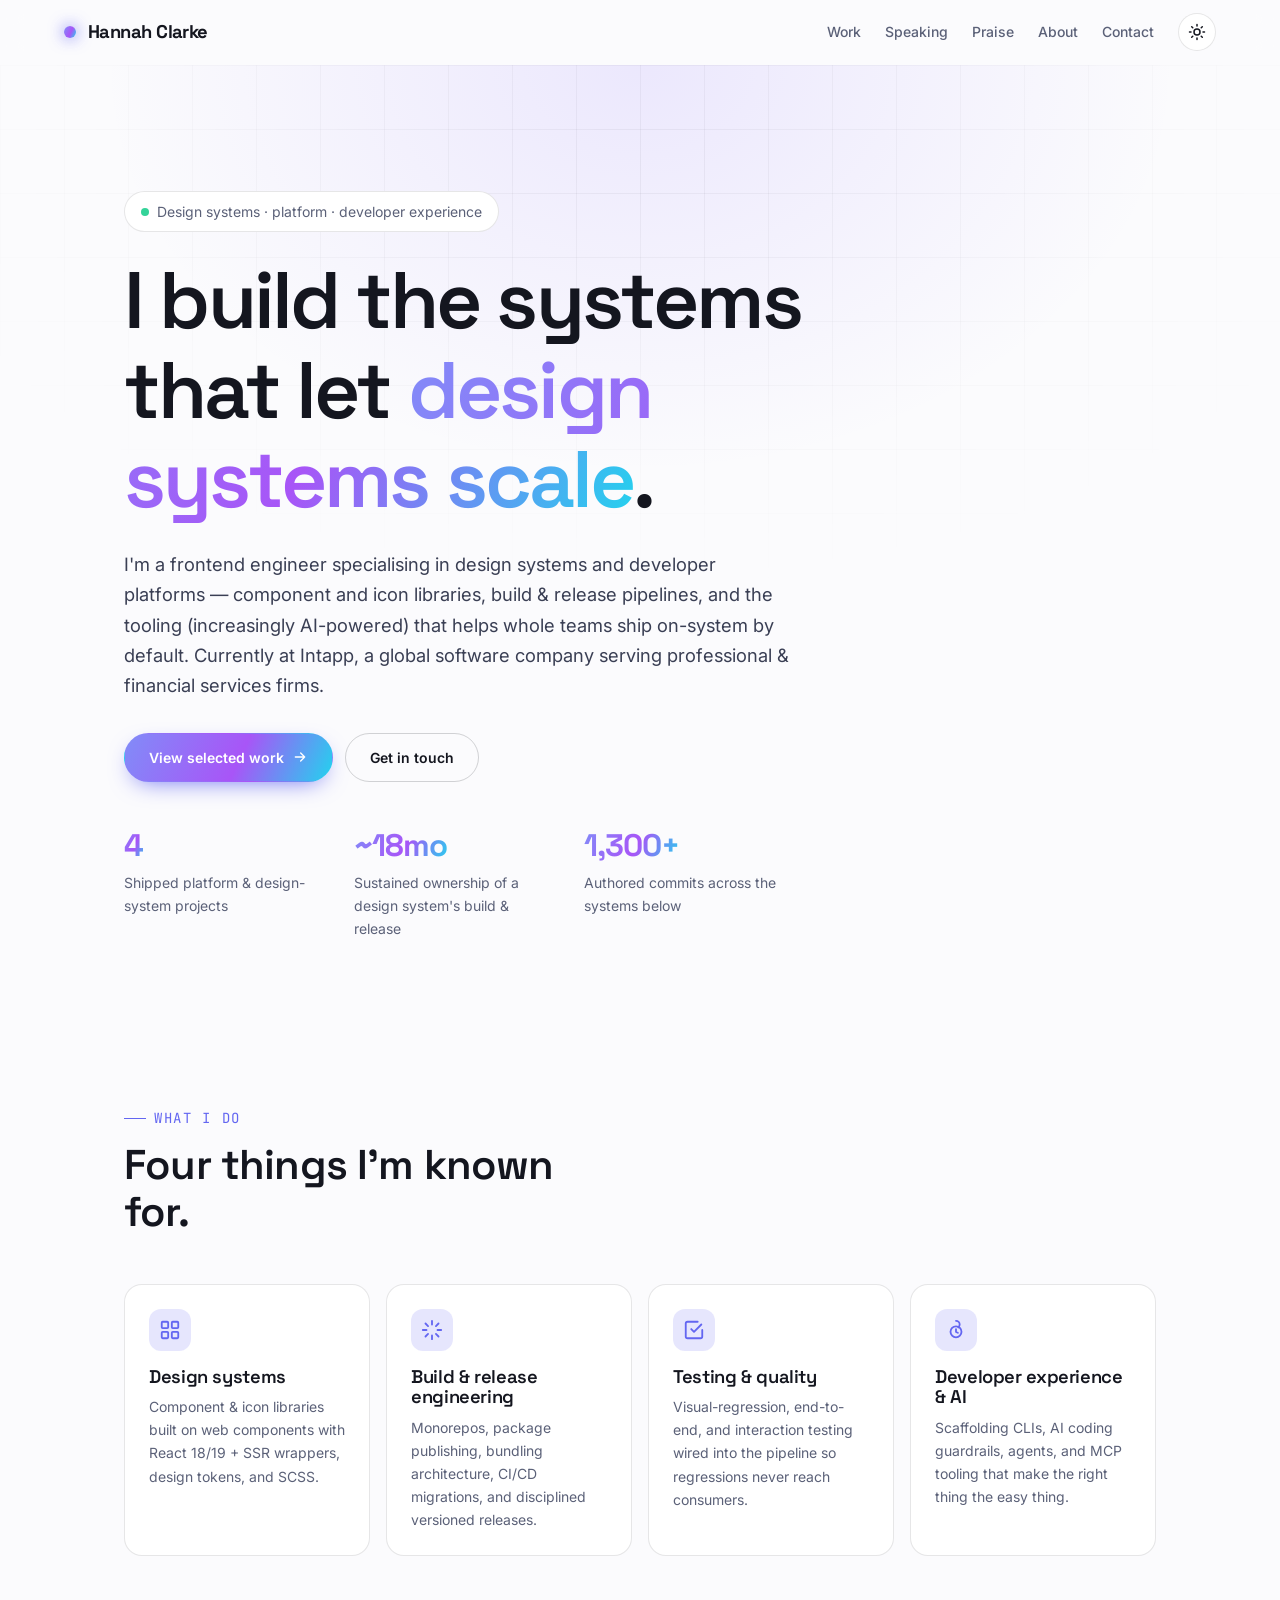
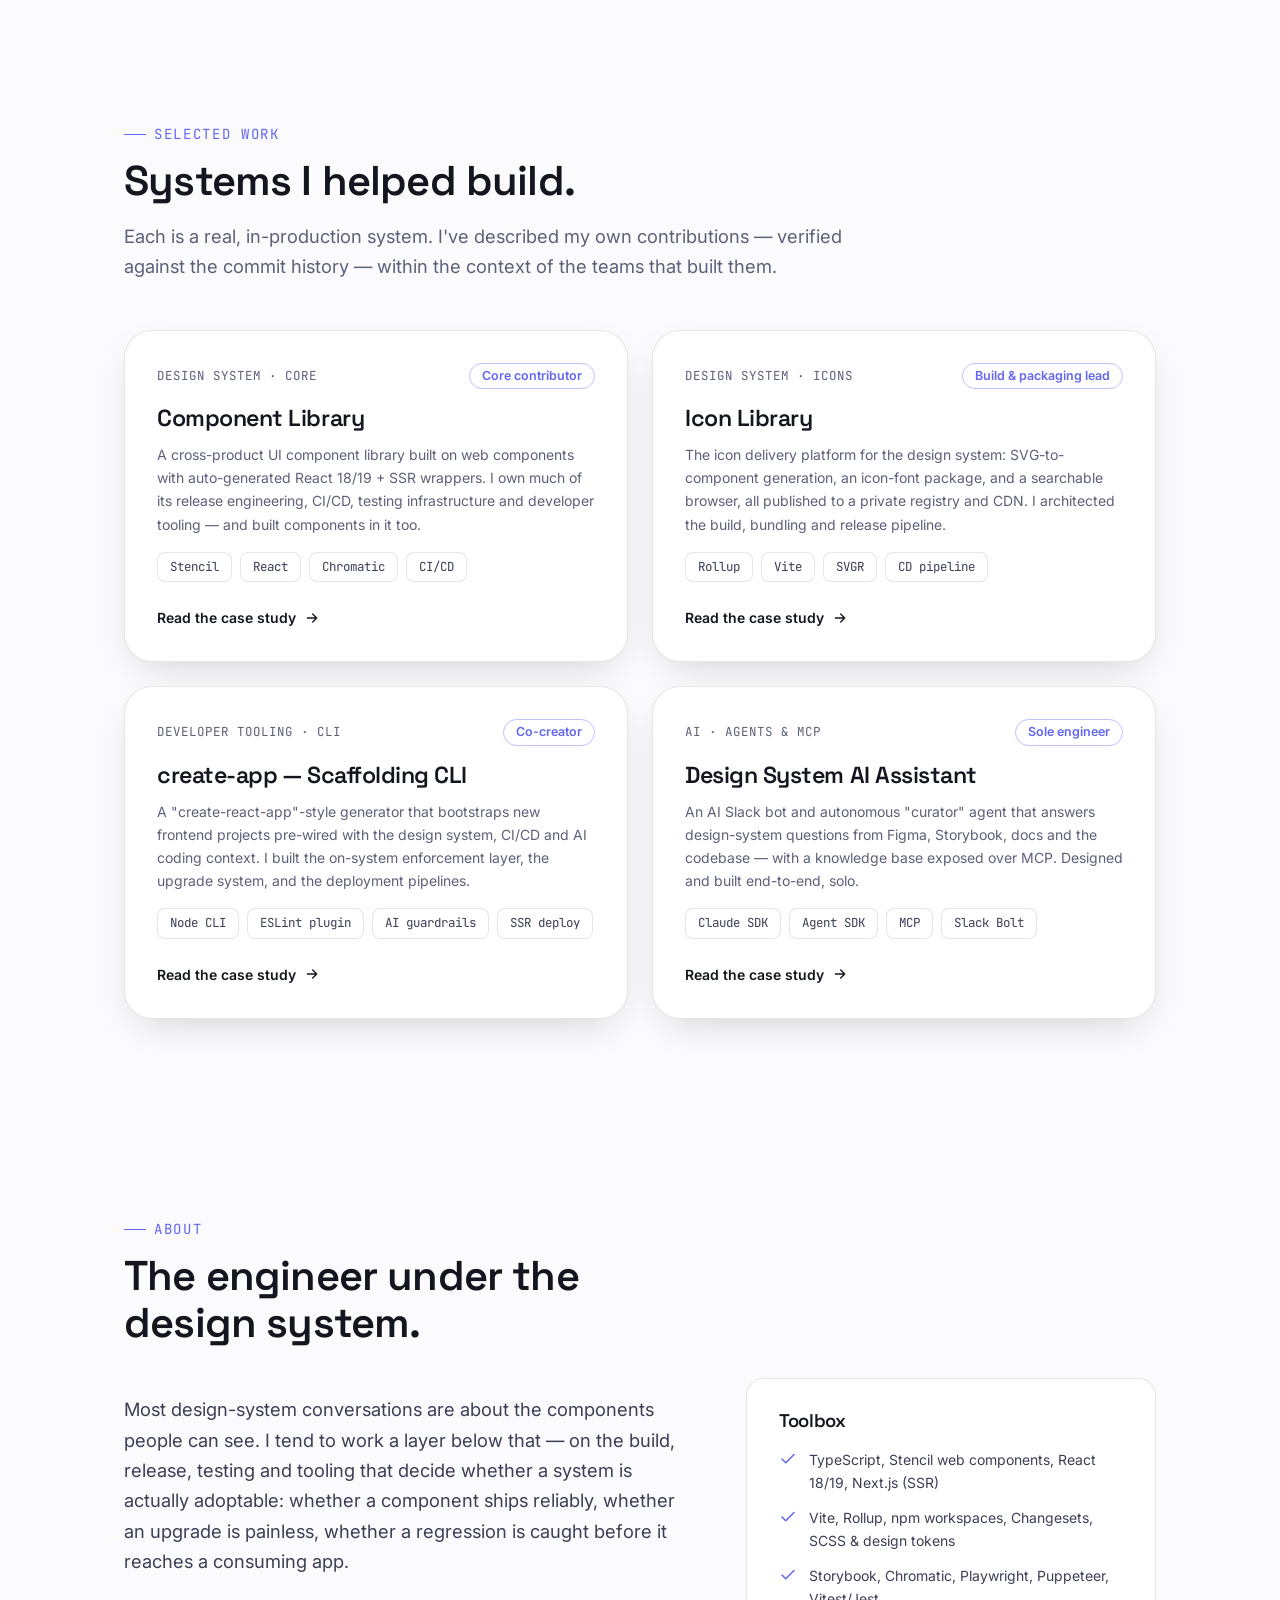
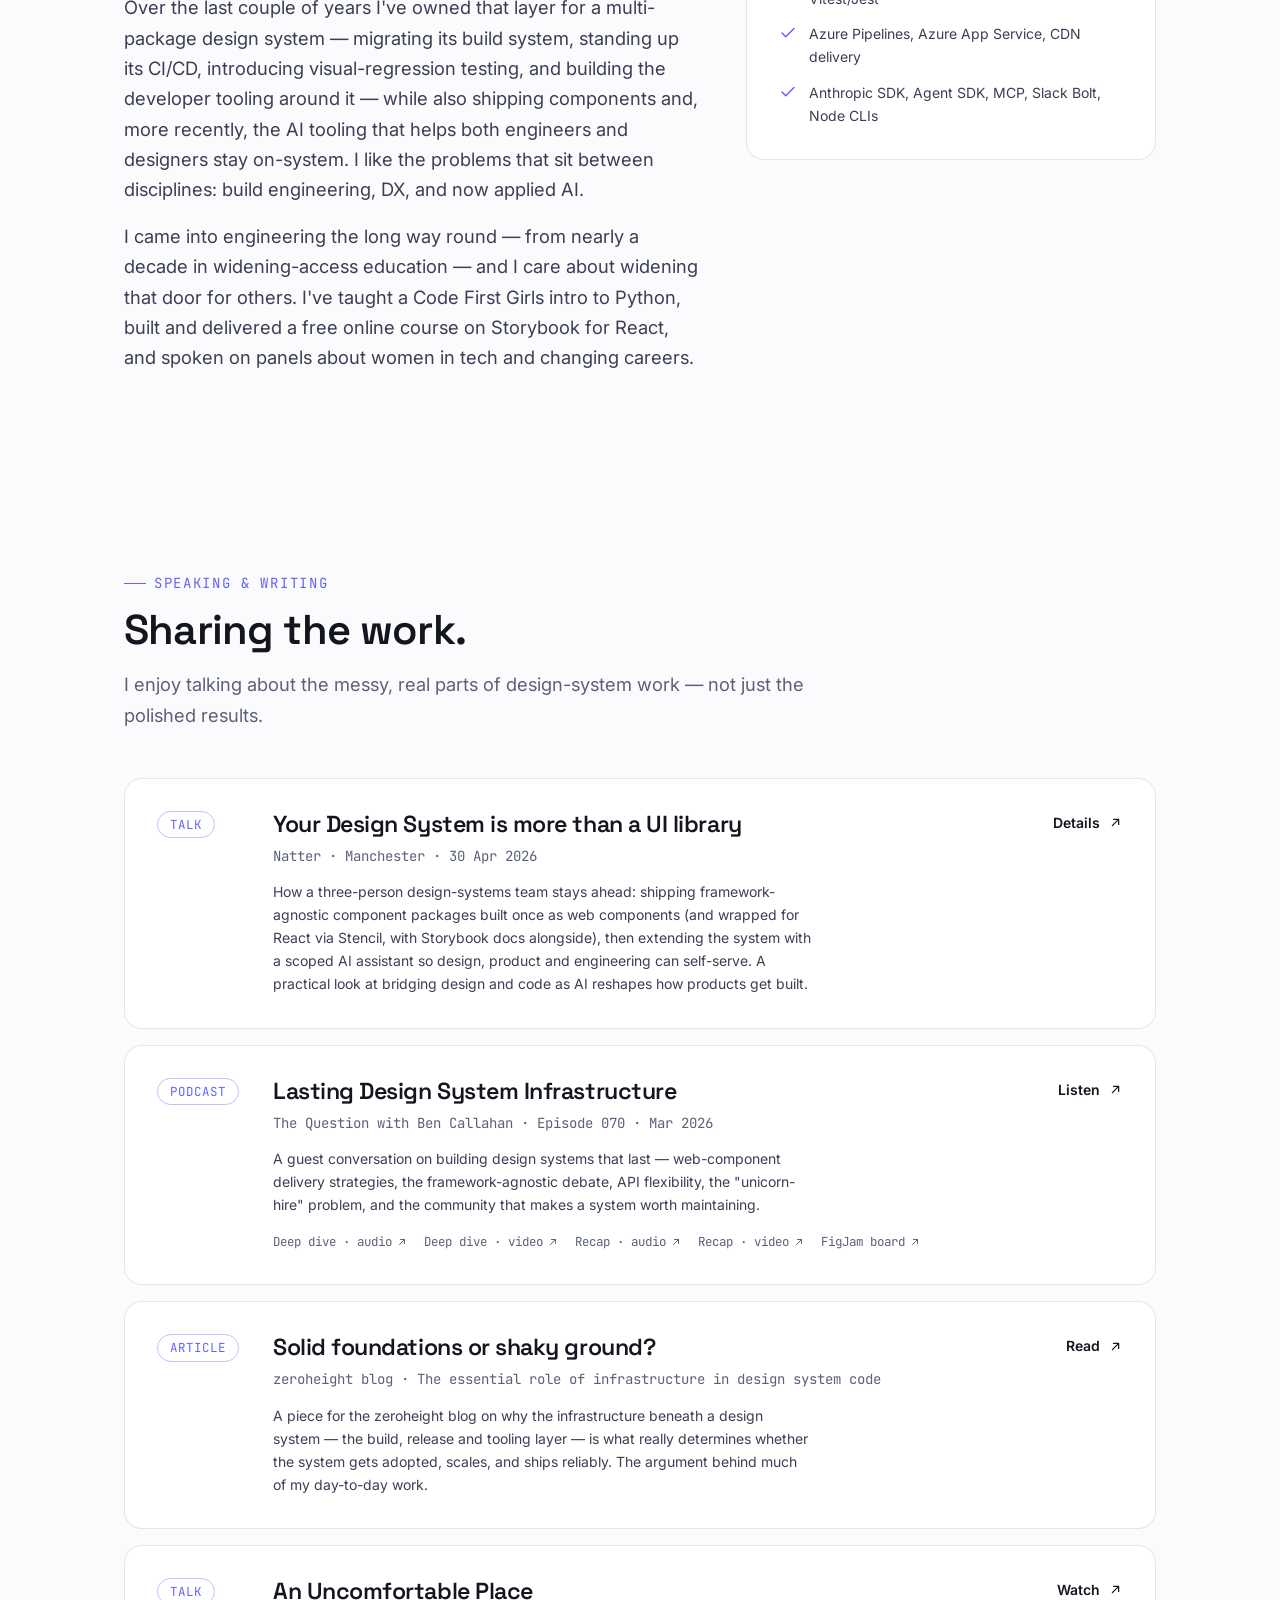
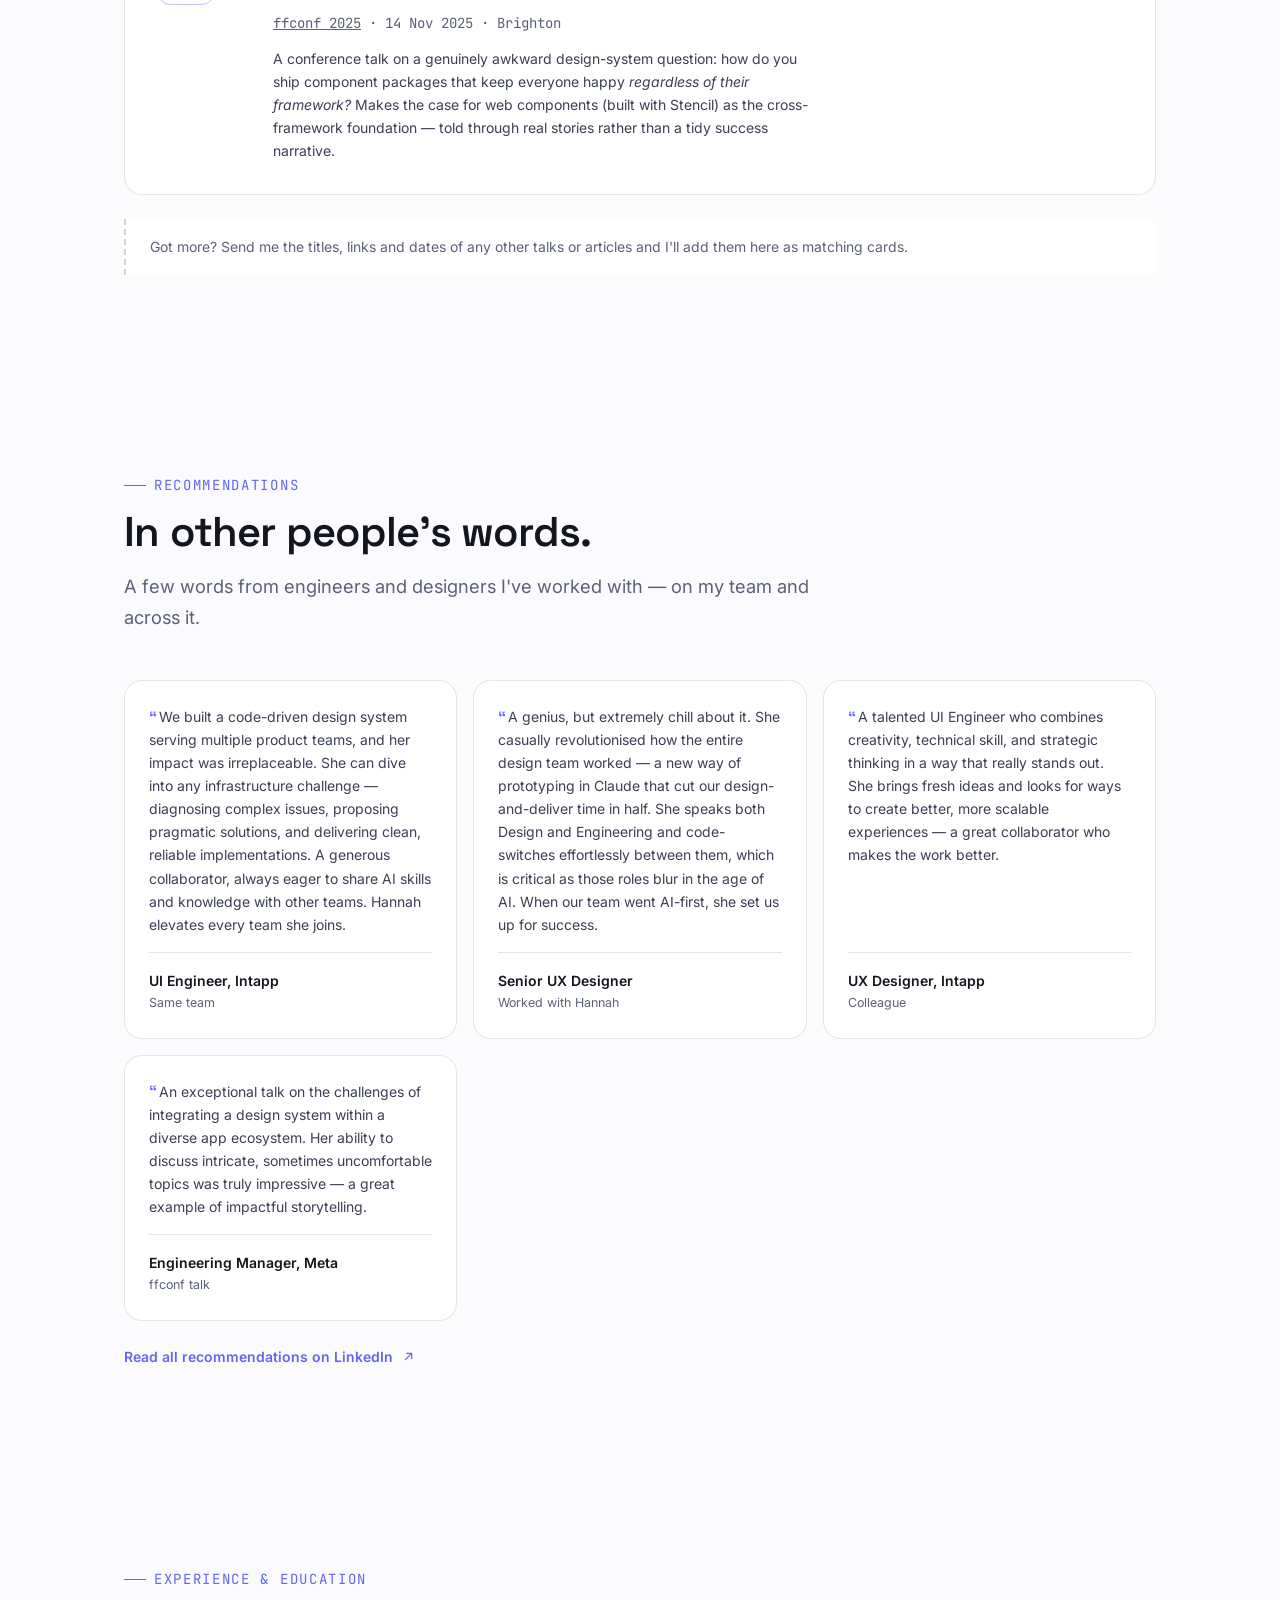
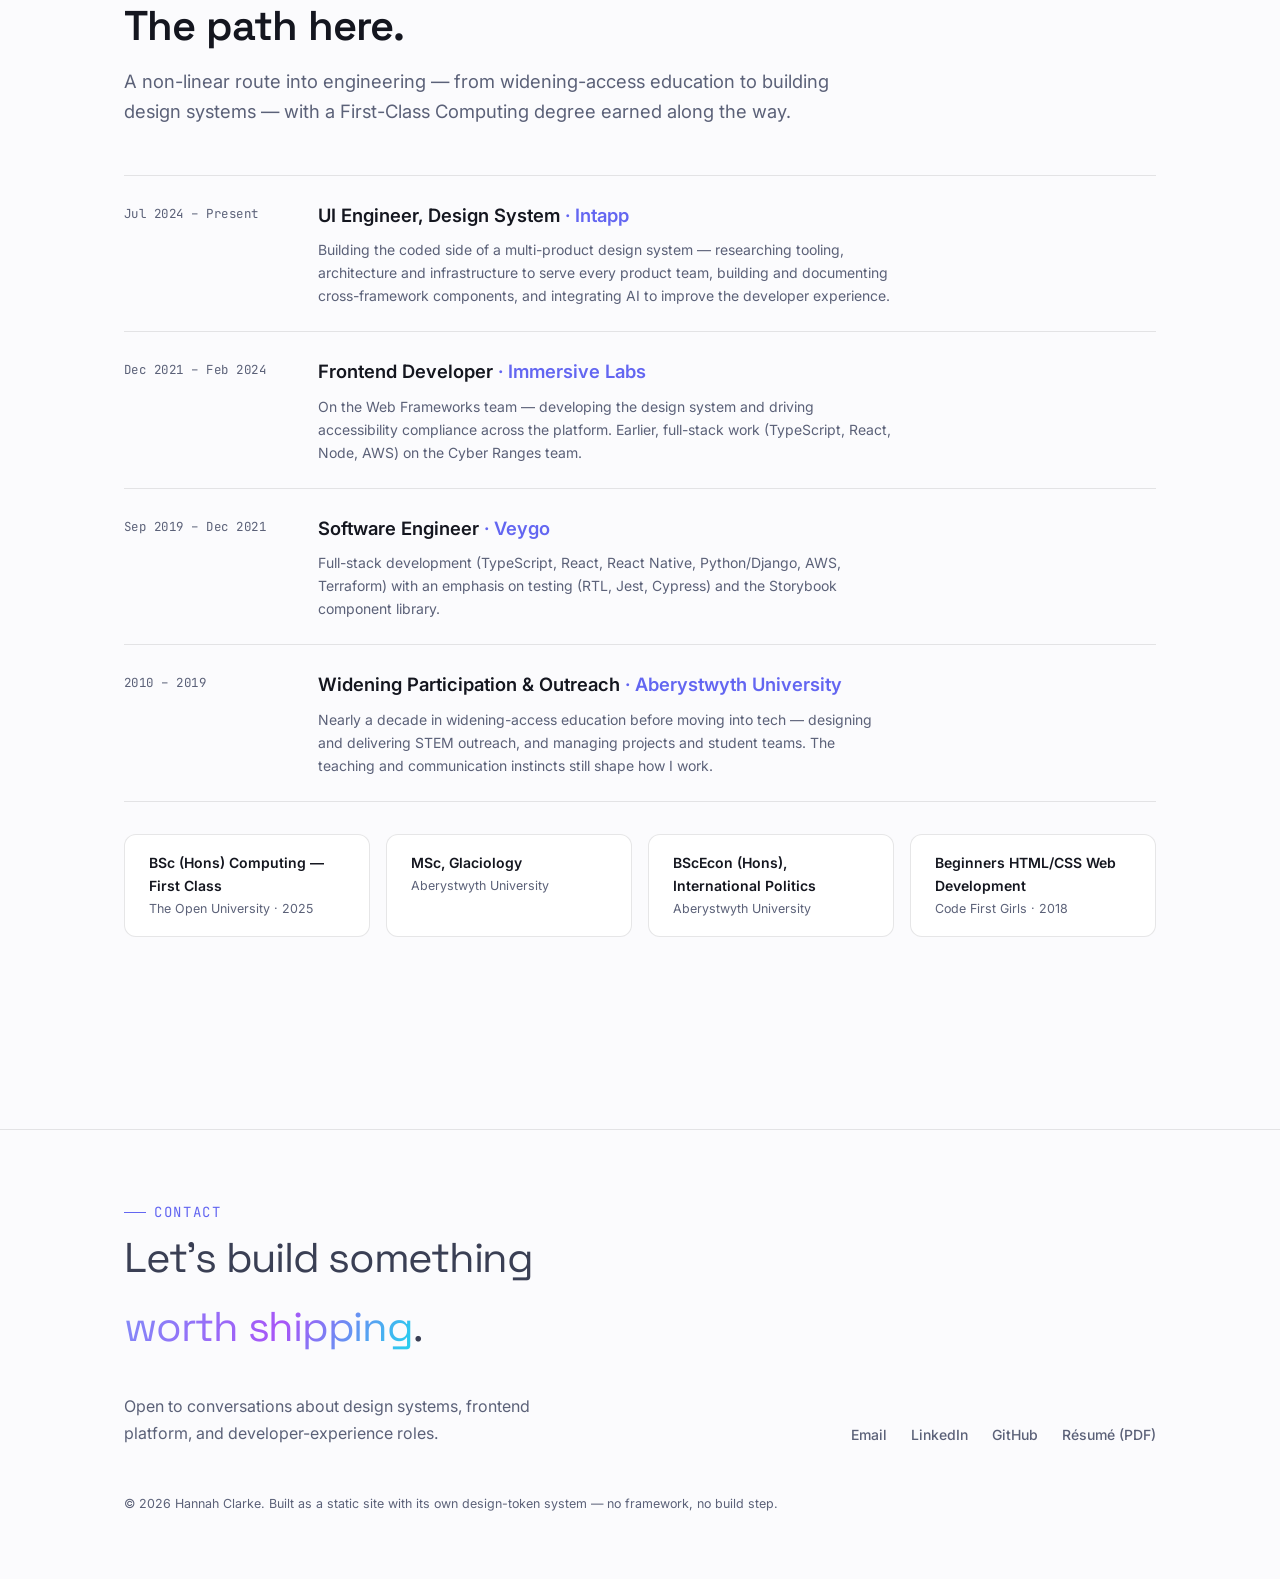
<file: index.html>
<!DOCTYPE html>
<html lang="en" data-theme="dark">
<head>
  <meta charset="UTF-8" />
  <meta name="viewport" content="width=device-width, initial-scale=1.0" />
  <title>Hannah Clarke — Design Systems & Frontend Platform Engineer</title>
  <meta name="description" content="Hannah Clarke — design systems and frontend platform engineer. I build the component libraries, release pipelines, developer tooling, and AI that let design systems scale." />
  <meta name="color-scheme" content="dark light" />

  <meta property="og:title" content="Hannah Clarke — Design Systems & Frontend Platform Engineer" />
  <meta property="og:description" content="Component & icon libraries, build/release engineering, and AI-powered developer tooling." />
  <meta property="og:type" content="website" />

  <link rel="preconnect" href="https://fonts.googleapis.com" />
  <link rel="preconnect" href="https://fonts.gstatic.com" crossorigin />
  <link href="https://fonts.googleapis.com/css2?family=Inter:wght@400;500;600;700&family=Space+Grotesk:wght@500;600;700&family=JetBrains+Mono:wght@400;500&display=swap" rel="stylesheet" />

  <link rel="icon" href="data:image/svg+xml,%3Csvg xmlns='http://www.w3.org/2000/svg' viewBox='0 0 32 32'%3E%3Cdefs%3E%3ClinearGradient id='g' x1='0' y1='0' x2='1' y2='1'%3E%3Cstop offset='0' stop-color='%23818cf8'/%3E%3Cstop offset='1' stop-color='%2322d3ee'/%3E%3C/linearGradient%3E%3C/defs%3E%3Crect width='32' height='32' rx='8' fill='url(%23g)'/%3E%3Ctext x='16' y='22' font-family='sans-serif' font-size='16' font-weight='700' fill='%230a0b10' text-anchor='middle'%3EH%3C/text%3E%3C/svg%3E" />

  <link rel="stylesheet" href="css/tokens.css" />
  <link rel="stylesheet" href="css/base.css" />
  <link rel="stylesheet" href="css/components.css" />
</head>
<body>
  <a class="skip-link" href="#main">Skip to content</a>

  <!-- NAV -->
  <header class="nav">
    <div class="container container--wide nav__inner">
      <a class="nav__brand" href="index.html" aria-label="Hannah Clarke — home">
        <span class="dot" aria-hidden="true"></span> Hannah Clarke
      </a>
      <nav class="nav__links" aria-label="Primary">
        <a class="nav__link" href="#work">Work</a>
        <a class="nav__link" href="#speaking">Speaking</a>
        <a class="nav__link" href="#recommendations">Praise</a>
        <a class="nav__link" href="#about">About</a>
        <a class="nav__link" href="#contact">Contact</a>
        <button class="theme-toggle" data-theme-toggle type="button" aria-label="Toggle colour theme">
          <svg class="icon-moon" viewBox="0 0 24 24" fill="none" stroke="currentColor" stroke-width="2" stroke-linecap="round" stroke-linejoin="round" aria-hidden="true"><path d="M21 12.79A9 9 0 1 1 11.21 3 7 7 0 0 0 21 12.79z"/></svg>
          <svg class="icon-sun" viewBox="0 0 24 24" fill="none" stroke="currentColor" stroke-width="2" stroke-linecap="round" stroke-linejoin="round" aria-hidden="true"><circle cx="12" cy="12" r="4"/><path d="M12 2v2M12 20v2M4.93 4.93l1.41 1.41M17.66 17.66l1.41 1.41M2 12h2M20 12h2M6.34 17.66l-1.41 1.41M19.07 4.93l-1.41 1.41"/></svg>
        </button>
      </nav>
    </div>
  </header>

  <main id="main">
    <!-- HERO -->
    <section class="hero">
      <div class="hero__grid" aria-hidden="true"></div>
      <div class="container hero__inner">
        <span class="hero__avail reveal"><span class="pulse" aria-hidden="true"></span> Design systems · platform · developer experience</span>
        <h1 class="hero__title reveal" data-delay="1">I build the systems that let <span class="text-gradient">design systems scale</span>.</h1>
        <p class="hero__lead reveal" data-delay="2">
          I'm a frontend engineer specialising in design systems and developer platforms — component and icon libraries,
          build &amp; release pipelines, and the tooling (increasingly AI-powered) that helps whole teams ship on-system by default.
          Currently at Intapp, a global software company serving professional &amp; financial services firms.
        </p>
        <div class="hero__cta reveal" data-delay="2">
          <a class="btn btn--primary" href="#work">View selected work
            <svg viewBox="0 0 24 24" width="16" height="16" fill="none" stroke="currentColor" stroke-width="2" stroke-linecap="round" stroke-linejoin="round" aria-hidden="true"><path d="M5 12h14M13 6l6 6-6 6"/></svg>
          </a>
          <a class="btn btn--ghost" href="#contact">Get in touch</a>
        </div>

        <div class="hero__meta reveal" data-delay="3">
          <div class="stat">
            <span class="stat__num">4</span>
            <span class="stat__label">Shipped platform &amp; design-system projects</span>
          </div>
          <div class="stat">
            <span class="stat__num">~18mo</span>
            <span class="stat__label">Sustained ownership of a design system's build &amp; release</span>
          </div>
          <div class="stat">
            <span class="stat__num">1,300+</span>
            <span class="stat__label">Authored commits across the systems below</span>
          </div>
        </div>
      </div>
    </section>

    <!-- CAPABILITIES -->
    <section class="section section--tight" aria-labelledby="cap-title">
      <div class="container">
        <span class="eyebrow reveal">What I do</span>
        <h2 class="section-title reveal" id="cap-title" data-delay="1">Four things I'm known for.</h2>
        <div class="cap-grid">
          <article class="cap reveal" data-delay="1">
            <div class="cap__icon" aria-hidden="true"><svg viewBox="0 0 24 24" fill="none" stroke="currentColor" stroke-width="2" stroke-linecap="round" stroke-linejoin="round"><rect x="3" y="3" width="7" height="7" rx="1"/><rect x="14" y="3" width="7" height="7" rx="1"/><rect x="3" y="14" width="7" height="7" rx="1"/><rect x="14" y="14" width="7" height="7" rx="1"/></svg></div>
            <h3>Design systems</h3>
            <p>Component &amp; icon libraries built on web components with React 18/19 + SSR wrappers, design tokens, and SCSS.</p>
          </article>
          <article class="cap reveal" data-delay="2">
            <div class="cap__icon" aria-hidden="true"><svg viewBox="0 0 24 24" fill="none" stroke="currentColor" stroke-width="2" stroke-linecap="round" stroke-linejoin="round"><path d="M12 2v4M12 18v4M4.9 4.9l2.8 2.8M16.3 16.3l2.8 2.8M2 12h4M18 12h4M4.9 19.1l2.8-2.8M16.3 7.7l2.8-2.8"/></svg></div>
            <h3>Build &amp; release engineering</h3>
            <p>Monorepos, package publishing, bundling architecture, CI/CD migrations, and disciplined versioned releases.</p>
          </article>
          <article class="cap reveal" data-delay="3">
            <div class="cap__icon" aria-hidden="true"><svg viewBox="0 0 24 24" fill="none" stroke="currentColor" stroke-width="2" stroke-linecap="round" stroke-linejoin="round"><path d="M9 11l3 3 8-8"/><path d="M21 12v7a2 2 0 0 1-2 2H5a2 2 0 0 1-2-2V5a2 2 0 0 1 2-2h11"/></svg></div>
            <h3>Testing &amp; quality</h3>
            <p>Visual-regression, end-to-end, and interaction testing wired into the pipeline so regressions never reach consumers.</p>
          </article>
          <article class="cap reveal" data-delay="3">
            <div class="cap__icon" aria-hidden="true"><svg viewBox="0 0 24 24" fill="none" stroke="currentColor" stroke-width="2" stroke-linecap="round" stroke-linejoin="round"><path d="M12 2a4 4 0 0 1 4 4c0 1.5-.8 2.5-1.5 3.2"/><circle cx="12" cy="14" r="6"/><path d="M12 11v3l2 1"/></svg></div>
            <h3>Developer experience &amp; AI</h3>
            <p>Scaffolding CLIs, AI coding guardrails, agents, and MCP tooling that make the right thing the easy thing.</p>
          </article>
        </div>
      </div>
    </section>

    <!-- WORK -->
    <section class="section" id="work" aria-labelledby="work-title">
      <div class="container">
        <span class="eyebrow reveal">Selected work</span>
        <h2 class="section-title reveal" id="work-title" data-delay="1">Systems I helped build.</h2>
        <p class="section-lead reveal" data-delay="1">Each is a real, in-production system. I've described my own contributions — verified against the commit history — within the context of the teams that built them.</p>

        <div class="work-grid">
          <!-- Card 1 -->
          <a class="project-card reveal" data-delay="1" href="work/design-system.html">
            <div class="project-card__top">
              <span class="project-card__kind">Design system · core</span>
              <span class="project-card__role">Core contributor</span>
            </div>
            <h3>Component Library</h3>
            <p>A cross-product UI component library built on web components with auto-generated React 18/19 + SSR wrappers. I own much of its release engineering, CI/CD, testing infrastructure and developer tooling — and built components in it too.</p>
            <div class="tags" style="margin-top:var(--sp-4)">
              <span class="tag">Stencil</span><span class="tag">React</span><span class="tag">Chromatic</span><span class="tag">CI/CD</span>
            </div>
            <div class="project-card__foot">
              <span class="project-card__arrow">Read the case study
                <svg viewBox="0 0 24 24" fill="none" stroke="currentColor" stroke-width="2" stroke-linecap="round" stroke-linejoin="round" aria-hidden="true"><path d="M5 12h14M13 6l6 6-6 6"/></svg>
              </span>
            </div>
          </a>

          <!-- Card 2 -->
          <a class="project-card reveal" data-delay="2" href="work/icon-library.html">
            <div class="project-card__top">
              <span class="project-card__kind">Design system · icons</span>
              <span class="project-card__role">Build &amp; packaging lead</span>
            </div>
            <h3>Icon Library</h3>
            <p>The icon delivery platform for the design system: SVG-to-component generation, an icon-font package, and a searchable browser, all published to a private registry and CDN. I architected the build, bundling and release pipeline.</p>
            <div class="tags" style="margin-top:var(--sp-4)">
              <span class="tag">Rollup</span><span class="tag">Vite</span><span class="tag">SVGR</span><span class="tag">CD pipeline</span>
            </div>
            <div class="project-card__foot">
              <span class="project-card__arrow">Read the case study
                <svg viewBox="0 0 24 24" fill="none" stroke="currentColor" stroke-width="2" stroke-linecap="round" stroke-linejoin="round" aria-hidden="true"><path d="M5 12h14M13 6l6 6-6 6"/></svg>
              </span>
            </div>
          </a>

          <!-- Card 3 -->
          <a class="project-card reveal" data-delay="2" href="work/create-app-cli.html">
            <div class="project-card__top">
              <span class="project-card__kind">Developer tooling · CLI</span>
              <span class="project-card__role">Co-creator</span>
            </div>
            <h3>create-app — Scaffolding CLI</h3>
            <p>A "create-react-app"-style generator that bootstraps new frontend projects pre-wired with the design system, CI/CD and AI coding context. I built the on-system enforcement layer, the upgrade system, and the deployment pipelines.</p>
            <div class="tags" style="margin-top:var(--sp-4)">
              <span class="tag">Node CLI</span><span class="tag">ESLint plugin</span><span class="tag">AI guardrails</span><span class="tag">SSR deploy</span>
            </div>
            <div class="project-card__foot">
              <span class="project-card__arrow">Read the case study
                <svg viewBox="0 0 24 24" fill="none" stroke="currentColor" stroke-width="2" stroke-linecap="round" stroke-linejoin="round" aria-hidden="true"><path d="M5 12h14M13 6l6 6-6 6"/></svg>
              </span>
            </div>
          </a>

          <!-- Card 4 -->
          <a class="project-card reveal" data-delay="3" href="work/ds-assistant.html">
            <div class="project-card__top">
              <span class="project-card__kind">AI · agents &amp; MCP</span>
              <span class="project-card__role">Sole engineer</span>
            </div>
            <h3>Design System AI Assistant</h3>
            <p>An AI Slack bot and autonomous "curator" agent that answers design-system questions from Figma, Storybook, docs and the codebase — with a knowledge base exposed over MCP. Designed and built end-to-end, solo.</p>
            <div class="tags" style="margin-top:var(--sp-4)">
              <span class="tag">Claude SDK</span><span class="tag">Agent SDK</span><span class="tag">MCP</span><span class="tag">Slack Bolt</span>
            </div>
            <div class="project-card__foot">
              <span class="project-card__arrow">Read the case study
                <svg viewBox="0 0 24 24" fill="none" stroke="currentColor" stroke-width="2" stroke-linecap="round" stroke-linejoin="round" aria-hidden="true"><path d="M5 12h14M13 6l6 6-6 6"/></svg>
              </span>
            </div>
          </a>
        </div>
      </div>
    </section>

    <!-- ABOUT -->
    <section class="section about" id="about" aria-labelledby="about-title">
      <div class="container">
        <span class="eyebrow reveal">About</span>
        <h2 class="section-title reveal" id="about-title" data-delay="1">The engineer under the design system.</h2>
        <div class="about-grid" style="margin-top:var(--sp-6)">
          <div class="reveal" data-delay="1">
            <p>Most design-system conversations are about the components people can see. I tend to work a layer below that — on the build, release, testing and tooling that decide whether a system is actually adoptable: whether a component ships reliably, whether an upgrade is painless, whether a regression is caught before it reaches a consuming app.</p>
            <p>Over the last couple of years I've owned that layer for a multi-package design system — migrating its build system, standing up its CI/CD, introducing visual-regression testing, and building the developer tooling around it — while also shipping components and, more recently, the AI tooling that helps both engineers and designers stay on-system. I like the problems that sit between disciplines: build engineering, DX, and now applied AI.</p>
            <p>I came into engineering the long way round — from nearly a decade in widening-access education — and I care about widening that door for others. I've taught a Code First Girls intro to Python, built and delivered a free online course on Storybook for React, and spoken on panels about women in tech and changing careers.</p>
          </div>
          <aside class="about-card reveal" data-delay="2">
            <h3>Toolbox</h3>
            <ul class="about-list">
              <li><svg viewBox="0 0 24 24" fill="none" stroke="currentColor" stroke-width="2" stroke-linecap="round" stroke-linejoin="round"><path d="M20 6L9 17l-5-5"/></svg> TypeScript, Stencil web components, React 18/19, Next.js (SSR)</li>
              <li><svg viewBox="0 0 24 24" fill="none" stroke="currentColor" stroke-width="2" stroke-linecap="round" stroke-linejoin="round"><path d="M20 6L9 17l-5-5"/></svg> Vite, Rollup, npm workspaces, Changesets, SCSS &amp; design tokens</li>
              <li><svg viewBox="0 0 24 24" fill="none" stroke="currentColor" stroke-width="2" stroke-linecap="round" stroke-linejoin="round"><path d="M20 6L9 17l-5-5"/></svg> Storybook, Chromatic, Playwright, Puppeteer, Vitest/Jest</li>
              <li><svg viewBox="0 0 24 24" fill="none" stroke="currentColor" stroke-width="2" stroke-linecap="round" stroke-linejoin="round"><path d="M20 6L9 17l-5-5"/></svg> Azure Pipelines, Azure App Service, CDN delivery</li>
              <li><svg viewBox="0 0 24 24" fill="none" stroke="currentColor" stroke-width="2" stroke-linecap="round" stroke-linejoin="round"><path d="M20 6L9 17l-5-5"/></svg> Anthropic SDK, Agent SDK, MCP, Slack Bolt, Node CLIs</li>
            </ul>
          </aside>
        </div>
      </div>
    </section>

    <!-- SPEAKING & WRITING -->
    <section class="section" id="speaking" aria-labelledby="speaking-title">
      <div class="container">
        <span class="eyebrow reveal">Speaking &amp; writing</span>
        <h2 class="section-title reveal" id="speaking-title" data-delay="1">Sharing the work.</h2>
        <p class="section-lead reveal" data-delay="1">I enjoy talking about the messy, real parts of design-system work — not just the polished results.</p>

        <div class="speaking-list">
          <article class="talk reveal" data-delay="1">
            <span class="talk__type">Talk</span>
            <div>
              <h3 class="talk__title">Your Design System is more than a UI library</h3>
              <p class="talk__meta">Natter · Manchester · 30 Apr 2026</p>
              <p class="talk__desc">How a three-person design-systems team stays ahead: shipping framework-agnostic component packages built once as web components (and wrapped for React via Stencil, with Storybook docs alongside), then extending the system with a scoped AI assistant so design, product and engineering can self-serve. A practical look at bridging design and code as AI reshapes how products get built.</p>
            </div>
            <a class="talk__link" href="https://www.natter.community/events/april-meetup-30-04-2026" target="_blank" rel="noopener" aria-label="View the Natter event">
              Details
              <svg viewBox="0 0 24 24" fill="none" stroke="currentColor" stroke-width="2" stroke-linecap="round" stroke-linejoin="round" aria-hidden="true"><path d="M7 17L17 7M9 7h8v8"/></svg>
            </a>
          </article>

          <article class="talk reveal" data-delay="2">
            <span class="talk__type">Podcast</span>
            <div>
              <h3 class="talk__title">Lasting Design System Infrastructure</h3>
              <p class="talk__meta">The Question with Ben Callahan · Episode 070 · Mar 2026</p>
              <p class="talk__desc">A guest conversation on building design systems that last — web-component delivery strategies, the framework-agnostic debate, API flexibility, the "unicorn-hire" problem, and the community that makes a system worth maintaining.</p>
              <div class="talk__links">
                <a href="https://bit.ly/416e3sJ" target="_blank" rel="noopener">Deep dive · audio
                  <svg viewBox="0 0 24 24" fill="none" stroke="currentColor" stroke-width="2" stroke-linecap="round" stroke-linejoin="round" aria-hidden="true"><path d="M7 17L17 7M9 7h8v8"/></svg></a>
                <a href="https://bit.ly/3P93Rgy" target="_blank" rel="noopener">Deep dive · video
                  <svg viewBox="0 0 24 24" fill="none" stroke="currentColor" stroke-width="2" stroke-linecap="round" stroke-linejoin="round" aria-hidden="true"><path d="M7 17L17 7M9 7h8v8"/></svg></a>
                <a href="https://bit.ly/40yjgJH" target="_blank" rel="noopener">Recap · audio
                  <svg viewBox="0 0 24 24" fill="none" stroke="currentColor" stroke-width="2" stroke-linecap="round" stroke-linejoin="round" aria-hidden="true"><path d="M7 17L17 7M9 7h8v8"/></svg></a>
                <a href="https://bit.ly/3PED8sc" target="_blank" rel="noopener">Recap · video
                  <svg viewBox="0 0 24 24" fill="none" stroke="currentColor" stroke-width="2" stroke-linecap="round" stroke-linejoin="round" aria-hidden="true"><path d="M7 17L17 7M9 7h8v8"/></svg></a>
                <a href="https://bit.ly/4rxa9E8" target="_blank" rel="noopener">FigJam board
                  <svg viewBox="0 0 24 24" fill="none" stroke="currentColor" stroke-width="2" stroke-linecap="round" stroke-linejoin="round" aria-hidden="true"><path d="M7 17L17 7M9 7h8v8"/></svg></a>
              </div>
            </div>
            <a class="talk__link" href="https://bit.ly/416e3sJ" target="_blank" rel="noopener" aria-label="Listen to the deep-dive episode">
              Listen
              <svg viewBox="0 0 24 24" fill="none" stroke="currentColor" stroke-width="2" stroke-linecap="round" stroke-linejoin="round" aria-hidden="true"><path d="M7 17L17 7M9 7h8v8"/></svg>
            </a>
          </article>

          <article class="talk reveal" data-delay="3">
            <span class="talk__type">Article</span>
            <div>
              <h3 class="talk__title">Solid foundations or shaky ground?</h3>
              <p class="talk__meta">zeroheight blog · The essential role of infrastructure in design system code</p>
              <p class="talk__desc">A piece for the zeroheight blog on why the infrastructure beneath a design system — the build, release and tooling layer — is what really determines whether the system gets adopted, scales, and ships reliably. The argument behind much of my day-to-day work.</p>
            </div>
            <a class="talk__link" href="https://zeroheight.com/blog/the-essential-role-of-infrastructure-in-design-system-code/" target="_blank" rel="noopener" aria-label="Read the article on zeroheight">
              Read
              <svg viewBox="0 0 24 24" fill="none" stroke="currentColor" stroke-width="2" stroke-linecap="round" stroke-linejoin="round" aria-hidden="true"><path d="M7 17L17 7M9 7h8v8"/></svg>
            </a>
          </article>

          <article class="talk reveal" data-delay="3">
            <span class="talk__type">Talk</span>
            <div>
              <h3 class="talk__title">An Uncomfortable Place</h3>
              <p class="talk__meta"><a href="https://ffconf.org/articles/2025-meet-the-speaker-hannah/" target="_blank" rel="noopener" style="color:inherit;text-decoration:underline">ffconf 2025</a> · 14 Nov 2025 · Brighton</p>
              <p class="talk__desc">A conference talk on a genuinely awkward design-system question: how do you ship component packages that keep everyone happy <em>regardless of their framework?</em> Makes the case for web components (built with Stencil) as the cross-framework foundation — told through real stories rather than a tidy success narrative.</p>
            </div>
            <a class="talk__link" href="https://www.youtube.com/watch?v=rOHLNP-_Oi0" target="_blank" rel="noopener" aria-label="Watch the talk on YouTube">
              Watch
              <svg viewBox="0 0 24 24" fill="none" stroke="currentColor" stroke-width="2" stroke-linecap="round" stroke-linejoin="round" aria-hidden="true"><path d="M7 17L17 7M9 7h8v8"/></svg>
            </a>
          </article>
        </div>

        <p class="note-inline reveal" data-delay="2">
          Got more? Send me the titles, links and dates of any other talks or articles and I'll add them here as matching cards.
        </p>
      </div>
    </section>

    <!-- RECOMMENDATIONS -->
    <section class="section" id="recommendations" aria-labelledby="rec-title">
      <div class="container">
        <span class="eyebrow reveal">Recommendations</span>
        <h2 class="section-title reveal" id="rec-title" data-delay="1">In other people's words.</h2>
        <p class="section-lead reveal" data-delay="1">A few words from engineers and designers I've worked with — on my team and across it.</p>

        <div class="testimonials">
          <div class="quotes-grid" style="margin-top:var(--sp-7)">
            <figure class="quote-card reveal" data-delay="1">
              <blockquote>We built a code-driven design system serving multiple product teams, and her impact was irreplaceable. She can dive into any infrastructure challenge — diagnosing complex issues, proposing pragmatic solutions, and delivering clean, reliable implementations. A generous collaborator, always eager to share AI skills and knowledge with other teams. Hannah elevates every team she joins.</blockquote>
              <figcaption class="quote-card__author">
                <span class="quote-card__who">
                  <span class="quote-card__name">UI Engineer, Intapp</span>
                  <span class="quote-card__title">Same team</span>
                </span>
              </figcaption>
            </figure>
            <figure class="quote-card reveal" data-delay="2">
              <blockquote>A genius, but extremely chill about it. She casually revolutionised how the entire design team worked — a new way of prototyping in Claude that cut our design-and-deliver time in half. She speaks both Design and Engineering and code-switches effortlessly between them, which is critical as those roles blur in the age of AI. When our team went AI-first, she set us up for success.</blockquote>
              <figcaption class="quote-card__author">
                <span class="quote-card__who">
                  <span class="quote-card__name">Senior UX Designer</span>
                  <span class="quote-card__title">Worked with Hannah</span>
                </span>
              </figcaption>
            </figure>
            <figure class="quote-card reveal" data-delay="1">
              <blockquote>A talented UI Engineer who combines creativity, technical skill, and strategic thinking in a way that really stands out. She brings fresh ideas and looks for ways to create better, more scalable experiences — a great collaborator who makes the work better.</blockquote>
              <figcaption class="quote-card__author">
                <span class="quote-card__who">
                  <span class="quote-card__name">UX Designer, Intapp</span>
                  <span class="quote-card__title">Colleague</span>
                </span>
              </figcaption>
            </figure>
            <figure class="quote-card reveal" data-delay="2">
              <blockquote>An exceptional talk on the challenges of integrating a design system within a diverse app ecosystem. Her ability to discuss intricate, sometimes uncomfortable topics was truly impressive — a great example of impactful storytelling.</blockquote>
              <figcaption class="quote-card__author">
                <span class="quote-card__who">
                  <span class="quote-card__name">Engineering Manager, Meta</span>
                  <span class="quote-card__title">ffconf talk</span>
                </span>
              </figcaption>
            </figure>
          </div>
          <a class="testimonials__link reveal" href="https://www.linkedin.com/in/hannah-clarke/details/recommendations/?detailScreenTabIndex=0" target="_blank" rel="noopener">
            Read all recommendations on LinkedIn
            <svg viewBox="0 0 24 24" fill="none" stroke="currentColor" stroke-width="2" stroke-linecap="round" stroke-linejoin="round" aria-hidden="true"><path d="M7 17L17 7M9 7h8v8"/></svg>
          </a>
        </div>
      </div>
    </section>

    <!-- EXPERIENCE -->
    <section class="section" id="experience" aria-labelledby="exp-title">
      <div class="container">
        <span class="eyebrow reveal">Experience &amp; education</span>
        <h2 class="section-title reveal" id="exp-title" data-delay="1">The path here.</h2>
        <p class="section-lead reveal" data-delay="1">A non-linear route into engineering — from widening-access education to building design systems — with a First-Class Computing degree earned along the way.</p>

        <div class="cv reveal" data-delay="1">
          <div class="cv-item">
            <div class="cv-item__when">Jul 2024 – Present</div>
            <div>
              <div class="cv-item__role">UI Engineer, Design System <span class="cv-item__co">· Intapp</span></div>
              <p class="cv-item__desc">Building the coded side of a multi-product design system — researching tooling, architecture and infrastructure to serve every product team, building and documenting cross-framework components, and integrating AI to improve the developer experience.</p>
            </div>
          </div>
          <div class="cv-item">
            <div class="cv-item__when">Dec 2021 – Feb 2024</div>
            <div>
              <div class="cv-item__role">Frontend Developer <span class="cv-item__co">· Immersive Labs</span></div>
              <p class="cv-item__desc">On the Web Frameworks team — developing the design system and driving accessibility compliance across the platform. Earlier, full-stack work (TypeScript, React, Node, AWS) on the Cyber Ranges team.</p>
            </div>
          </div>
          <div class="cv-item">
            <div class="cv-item__when">Sep 2019 – Dec 2021</div>
            <div>
              <div class="cv-item__role">Software Engineer <span class="cv-item__co">· Veygo</span></div>
              <p class="cv-item__desc">Full-stack development (TypeScript, React, React Native, Python/Django, AWS, Terraform) with an emphasis on testing (RTL, Jest, Cypress) and the Storybook component library.</p>
            </div>
          </div>
          <div class="cv-item">
            <div class="cv-item__when">2010 – 2019</div>
            <div>
              <div class="cv-item__role">Widening Participation &amp; Outreach <span class="cv-item__co">· Aberystwyth University</span></div>
              <p class="cv-item__desc">Nearly a decade in widening-access education before moving into tech — designing and delivering STEM outreach, and managing projects and student teams. The teaching and communication instincts still shape how I work.</p>
            </div>
          </div>
        </div>

        <div class="edu reveal" data-delay="2">
          <div class="edu-item">
            <div class="edu-item__deg">BSc (Hons) Computing — First Class</div>
            <div class="edu-item__inst">The Open University · 2025</div>
          </div>
          <div class="edu-item">
            <div class="edu-item__deg">MSc, Glaciology</div>
            <div class="edu-item__inst">Aberystwyth University</div>
          </div>
          <div class="edu-item">
            <div class="edu-item__deg">BScEcon (Hons), International Politics</div>
            <div class="edu-item__inst">Aberystwyth University</div>
          </div>
          <div class="edu-item">
            <div class="edu-item__deg">Beginners HTML/CSS Web Development</div>
            <div class="edu-item__inst">Code First Girls · 2018</div>
          </div>
        </div>
      </div>
    </section>
  </main>

  <!-- FOOTER / CONTACT -->
  <footer class="footer" id="contact">
    <div class="container">
      <span class="eyebrow reveal">Contact</span>
      <p class="footer__cta reveal" data-delay="1">Let's build something <span class="text-gradient">worth shipping</span>.</p>
      <div class="footer__row reveal" data-delay="1">
        <p style="max-width:46ch;color:var(--text-muted)">Open to conversations about design systems, frontend platform, and developer-experience roles.</p>
        <div class="footer__links">
          <a href="mailto:hc.hannahclarke@gmail.com">Email</a>
          <a href="https://www.linkedin.com/in/hannah-clarke" target="_blank" rel="noopener">LinkedIn</a>
          <a href="https://github.com/hannahmclarke" target="_blank" rel="noopener">GitHub</a>
          <a href="Hannah-Clarke-Resume.pdf" target="_blank" rel="noopener">Résumé (PDF)</a>
        </div>
      </div>
      <p class="footer__fine">© <span data-year>2026</span> Hannah Clarke. Built as a static site with its own design-token system — no framework, no build step.</p>
    </div>
  </footer>

  <script src="js/main.js"></script>
</body>
</html>
</file>
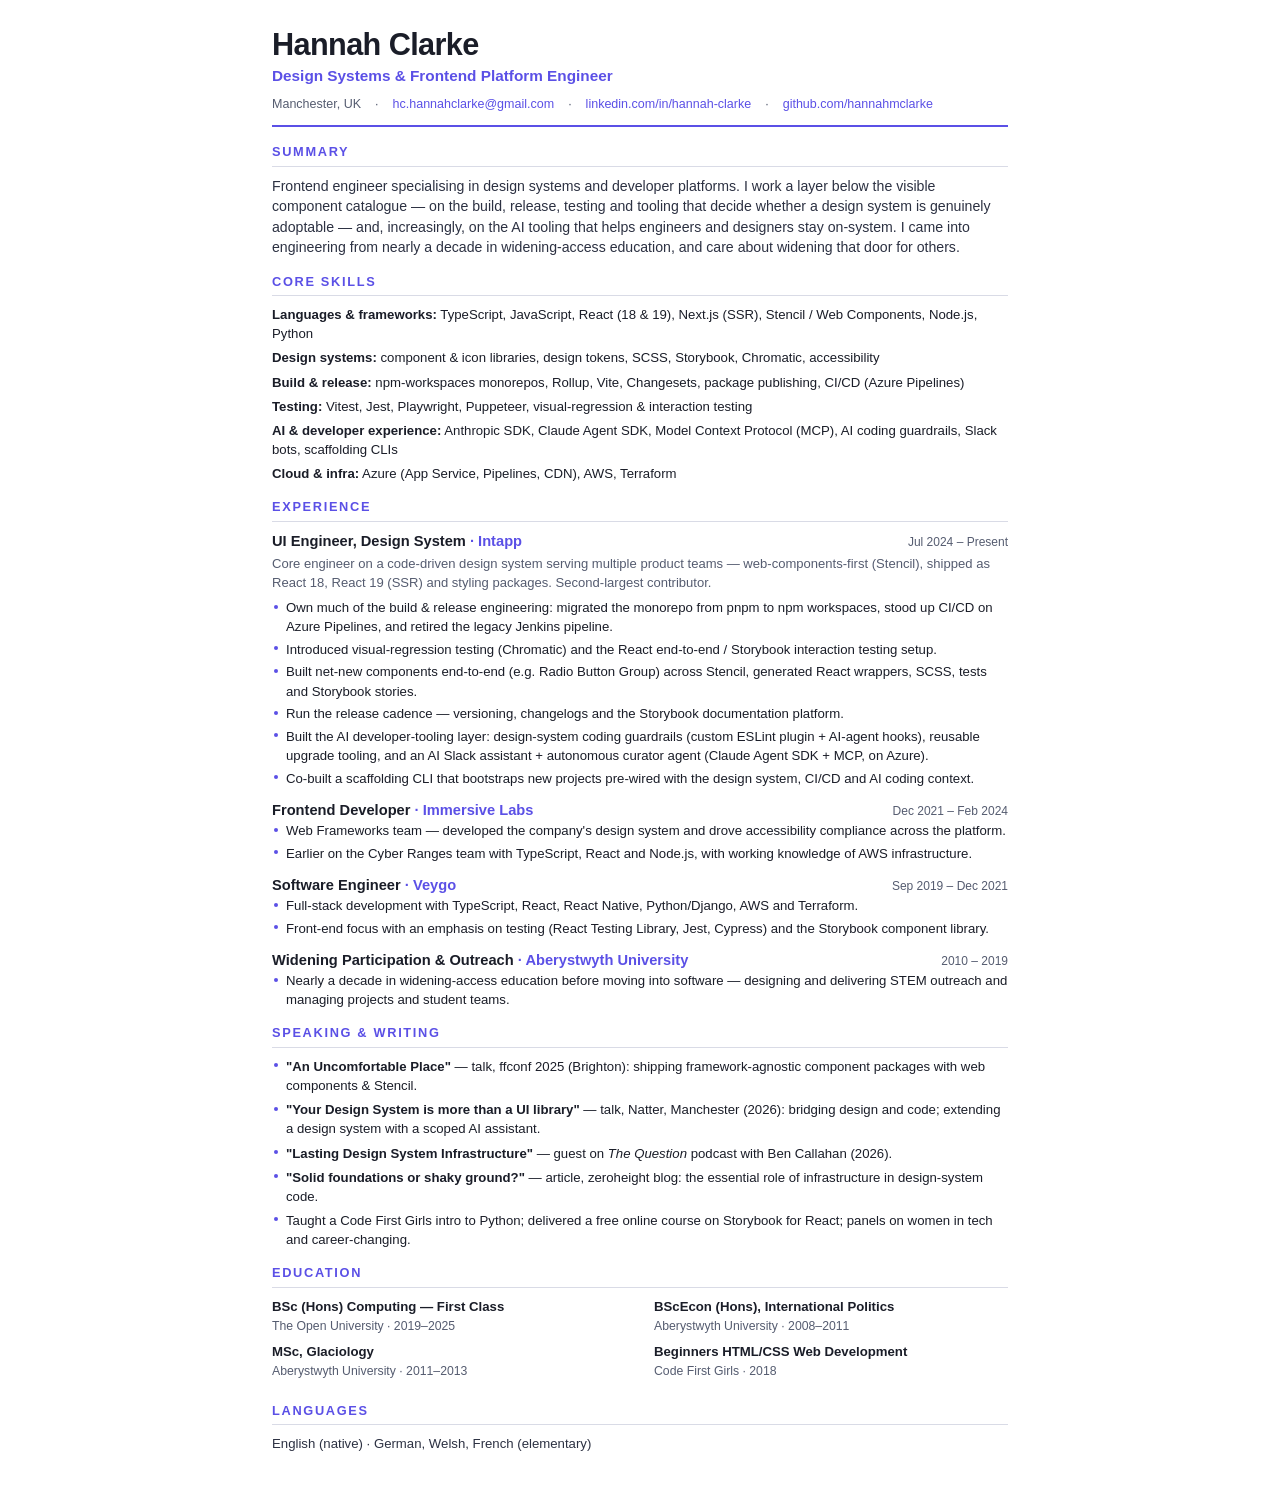
<file: resume.html>
<!DOCTYPE html>
<html lang="en">
<head>
  <meta charset="UTF-8" />
  <meta name="viewport" content="width=device-width, initial-scale=1.0" />
  <title>Hannah Clarke — Résumé</title>
  <meta name="description" content="Résumé of Hannah Clarke — Design Systems & Frontend Platform Engineer." />
  <style>
    :root {
      --ink: #1a1d28;
      --muted: #555c70;
      --accent: #5b50e6;
      --rule: #d9dbe6;
      --bg: #ffffff;
    }
    * { box-sizing: border-box; margin: 0; padding: 0; }
    html { -webkit-print-color-adjust: exact; print-color-adjust: exact; }
    body {
      font-family: -apple-system, BlinkMacSystemFont, "Segoe UI", Roboto, Helvetica, Arial, sans-serif;
      color: var(--ink);
      background: var(--bg);
      line-height: 1.45;
      font-size: 10.6pt;
      max-width: 800px;
      margin: 0 auto;
      padding: 28px 32px;
    }
    a { color: var(--accent); text-decoration: none; }

    header { border-bottom: 2px solid var(--accent); padding-bottom: 12px; margin-bottom: 16px; }
    h1 { font-size: 23pt; letter-spacing: -0.02em; line-height: 1.1; }
    .role { font-size: 11.5pt; font-weight: 600; color: var(--accent); margin-top: 3px; }
    .contact { margin-top: 8px; font-size: 9.4pt; color: var(--muted); display: flex; flex-wrap: wrap; gap: 4px 14px; }
    .contact span { white-space: nowrap; }

    section { margin-top: 15px; }
    h2 {
      font-size: 9.6pt; text-transform: uppercase; letter-spacing: 0.13em;
      color: var(--accent); border-bottom: 1px solid var(--rule);
      padding-bottom: 4px; margin-bottom: 9px;
    }
    p { margin-bottom: 6px; }
    .summary { color: #2c3142; }

    .job { margin-bottom: 12px; }
    .job:last-child { margin-bottom: 0; }
    .job__head { display: flex; justify-content: space-between; align-items: baseline; gap: 12px; }
    .job__title { font-size: 11pt; font-weight: 700; }
    .job__org { color: var(--accent); font-weight: 600; }
    .job__when { font-size: 9pt; color: var(--muted); white-space: nowrap; font-variant-numeric: tabular-nums; }
    .job__lead { font-size: 9.8pt; color: var(--muted); margin: 3px 0 5px; }
    ul { list-style: none; }
    li { position: relative; padding-left: 14px; margin-bottom: 3.5px; font-size: 9.9pt; }
    li::before { content: ""; position: absolute; left: 2px; top: 6.5px; width: 4px; height: 4px; border-radius: 50%; background: var(--accent); }

    .skills div { margin-bottom: 5px; font-size: 9.9pt; }
    .skills strong { color: var(--ink); }

    .two-col { columns: 2; column-gap: 28px; }
    .edu-row { margin-bottom: 6px; break-inside: avoid; font-size: 9.9pt; }
    .edu-row b { display: block; }
    .edu-row span { color: var(--muted); font-size: 9.2pt; }

    .talklist li { margin-bottom: 5px; }
    .talklist b { font-weight: 600; }
    .langs { font-size: 9.9pt; color: #2c3142; }

    @page { size: A4; margin: 12mm 13mm; }
    @media print {
      body { padding: 0; max-width: none; font-size: 10pt; }
      a { color: var(--accent); }
      .job, .edu-row { break-inside: avoid; }
      h2 { break-after: avoid; }
    }
  </style>
</head>
<body>
  <header>
    <h1>Hannah Clarke</h1>
    <div class="role">Design Systems &amp; Frontend Platform Engineer</div>
    <div class="contact">
      <span>Manchester, UK</span>
      <span>·</span>
      <span><a href="mailto:hc.hannahclarke@gmail.com">hc.hannahclarke@gmail.com</a></span>
      <span>·</span>
      <span><a href="https://www.linkedin.com/in/hannah-clarke">linkedin.com/in/hannah-clarke</a></span>
      <span>·</span>
      <span><a href="https://github.com/hannahmclarke">github.com/hannahmclarke</a></span>
    </div>
  </header>

  <section>
    <h2>Summary</h2>
    <p class="summary">Frontend engineer specialising in design systems and developer platforms. I work a layer below the visible component catalogue — on the build, release, testing and tooling that decide whether a design system is genuinely adoptable — and, increasingly, on the AI tooling that helps engineers and designers stay on-system. I came into engineering from nearly a decade in widening-access education, and care about widening that door for others.</p>
  </section>

  <section class="skills">
    <h2>Core skills</h2>
    <div><strong>Languages &amp; frameworks:</strong> TypeScript, JavaScript, React (18 &amp; 19), Next.js (SSR), Stencil / Web Components, Node.js, Python</div>
    <div><strong>Design systems:</strong> component &amp; icon libraries, design tokens, SCSS, Storybook, Chromatic, accessibility</div>
    <div><strong>Build &amp; release:</strong> npm-workspaces monorepos, Rollup, Vite, Changesets, package publishing, CI/CD (Azure Pipelines)</div>
    <div><strong>Testing:</strong> Vitest, Jest, Playwright, Puppeteer, visual-regression &amp; interaction testing</div>
    <div><strong>AI &amp; developer experience:</strong> Anthropic SDK, Claude Agent SDK, Model Context Protocol (MCP), AI coding guardrails, Slack bots, scaffolding CLIs</div>
    <div><strong>Cloud &amp; infra:</strong> Azure (App Service, Pipelines, CDN), AWS, Terraform</div>
  </section>

  <section>
    <h2>Experience</h2>

    <div class="job">
      <div class="job__head">
        <div class="job__title">UI Engineer, Design System <span class="job__org">· Intapp</span></div>
        <div class="job__when">Jul 2024 – Present</div>
      </div>
      <p class="job__lead">Core engineer on a code-driven design system serving multiple product teams — web-components-first (Stencil), shipped as React 18, React 19 (SSR) and styling packages. Second-largest contributor.</p>
      <ul>
        <li>Own much of the build &amp; release engineering: migrated the monorepo from pnpm to npm workspaces, stood up CI/CD on Azure Pipelines, and retired the legacy Jenkins pipeline.</li>
        <li>Introduced visual-regression testing (Chromatic) and the React end-to-end / Storybook interaction testing setup.</li>
        <li>Built net-new components end-to-end (e.g. Radio Button Group) across Stencil, generated React wrappers, SCSS, tests and Storybook stories.</li>
        <li>Run the release cadence — versioning, changelogs and the Storybook documentation platform.</li>
        <li>Built the AI developer-tooling layer: design-system coding guardrails (custom ESLint plugin + AI-agent hooks), reusable upgrade tooling, and an AI Slack assistant + autonomous curator agent (Claude Agent SDK + MCP, on Azure).</li>
        <li>Co-built a scaffolding CLI that bootstraps new projects pre-wired with the design system, CI/CD and AI coding context.</li>
      </ul>
    </div>

    <div class="job">
      <div class="job__head">
        <div class="job__title">Frontend Developer <span class="job__org">· Immersive Labs</span></div>
        <div class="job__when">Dec 2021 – Feb 2024</div>
      </div>
      <ul>
        <li>Web Frameworks team — developed the company's design system and drove accessibility compliance across the platform.</li>
        <li>Earlier on the Cyber Ranges team with TypeScript, React and Node.js, with working knowledge of AWS infrastructure.</li>
      </ul>
    </div>

    <div class="job">
      <div class="job__head">
        <div class="job__title">Software Engineer <span class="job__org">· Veygo</span></div>
        <div class="job__when">Sep 2019 – Dec 2021</div>
      </div>
      <ul>
        <li>Full-stack development with TypeScript, React, React Native, Python/Django, AWS and Terraform.</li>
        <li>Front-end focus with an emphasis on testing (React Testing Library, Jest, Cypress) and the Storybook component library.</li>
      </ul>
    </div>

    <div class="job">
      <div class="job__head">
        <div class="job__title">Widening Participation &amp; Outreach <span class="job__org">· Aberystwyth University</span></div>
        <div class="job__when">2010 – 2019</div>
      </div>
      <ul>
        <li>Nearly a decade in widening-access education before moving into software — designing and delivering STEM outreach and managing projects and student teams.</li>
      </ul>
    </div>
  </section>

  <section>
    <h2>Speaking &amp; writing</h2>
    <ul class="talklist">
      <li><b>"An Uncomfortable Place"</b> — talk, ffconf 2025 (Brighton): shipping framework-agnostic component packages with web components &amp; Stencil.</li>
      <li><b>"Your Design System is more than a UI library"</b> — talk, Natter, Manchester (2026): bridging design and code; extending a design system with a scoped AI assistant.</li>
      <li><b>"Lasting Design System Infrastructure"</b> — guest on <i>The Question</i> podcast with Ben Callahan (2026).</li>
      <li><b>"Solid foundations or shaky ground?"</b> — article, zeroheight blog: the essential role of infrastructure in design-system code.</li>
      <li>Taught a Code First Girls intro to Python; delivered a free online course on Storybook for React; panels on women in tech and career-changing.</li>
    </ul>
  </section>

  <section>
    <h2>Education</h2>
    <div class="two-col">
      <div class="edu-row"><b>BSc (Hons) Computing — First Class</b><span>The Open University · 2019–2025</span></div>
      <div class="edu-row"><b>MSc, Glaciology</b><span>Aberystwyth University · 2011–2013</span></div>
      <div class="edu-row"><b>BScEcon (Hons), International Politics</b><span>Aberystwyth University · 2008–2011</span></div>
      <div class="edu-row"><b>Beginners HTML/CSS Web Development</b><span>Code First Girls · 2018</span></div>
    </div>
  </section>

  <section>
    <h2>Languages</h2>
    <p class="langs">English (native) · German, Welsh, French (elementary)</p>
  </section>
</body>
</html>
</file>
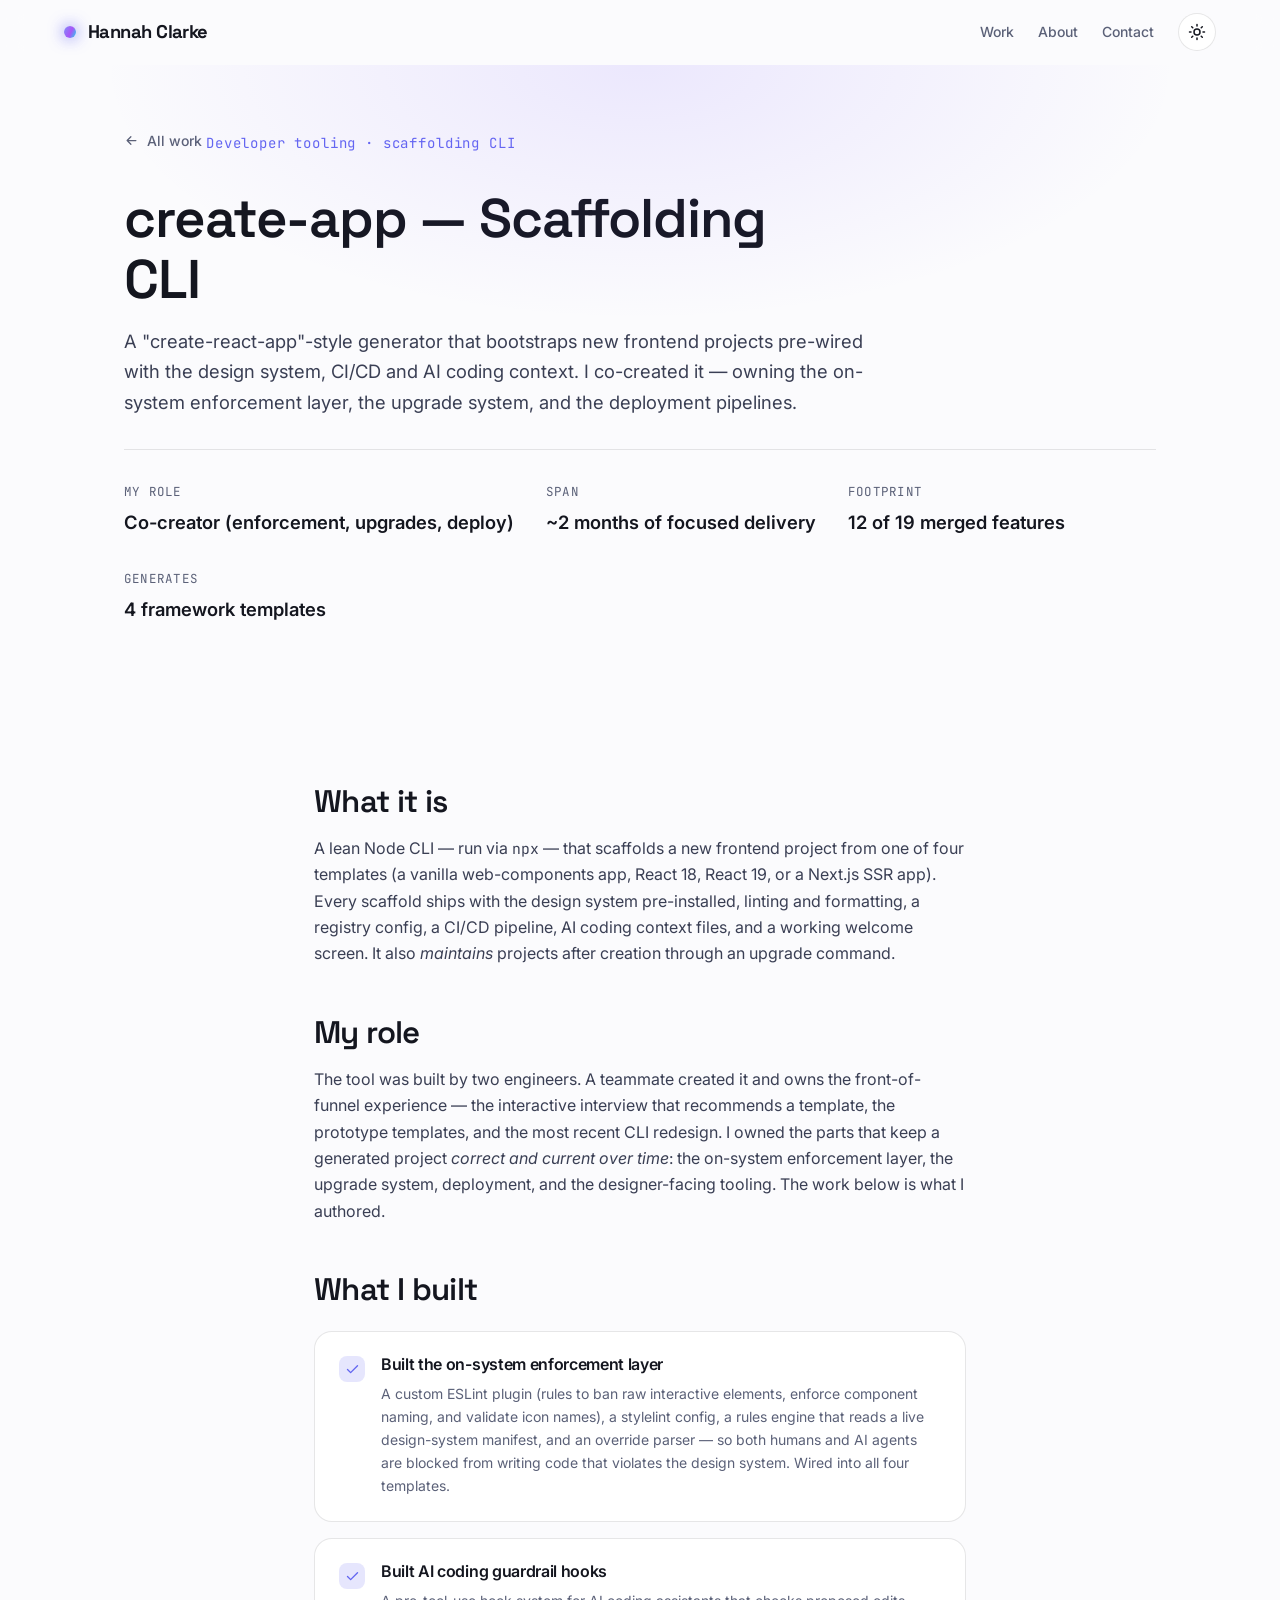
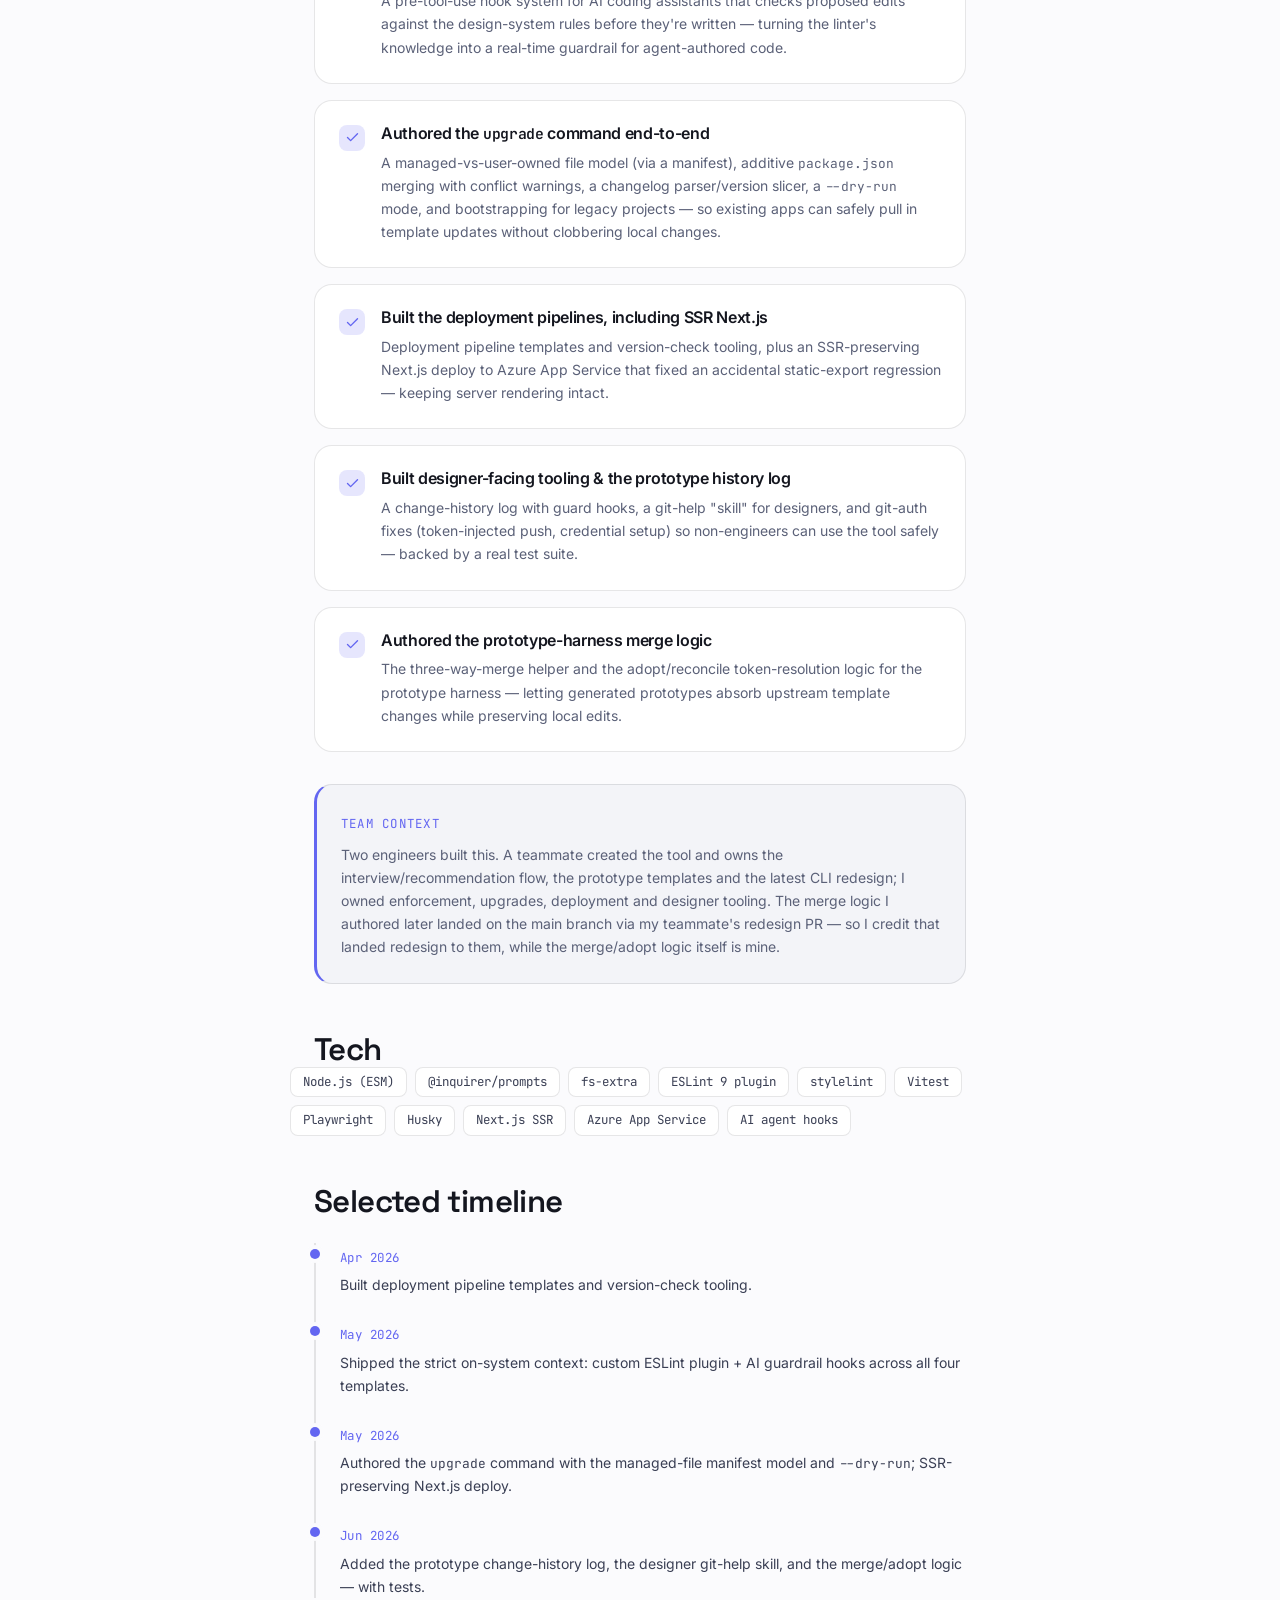
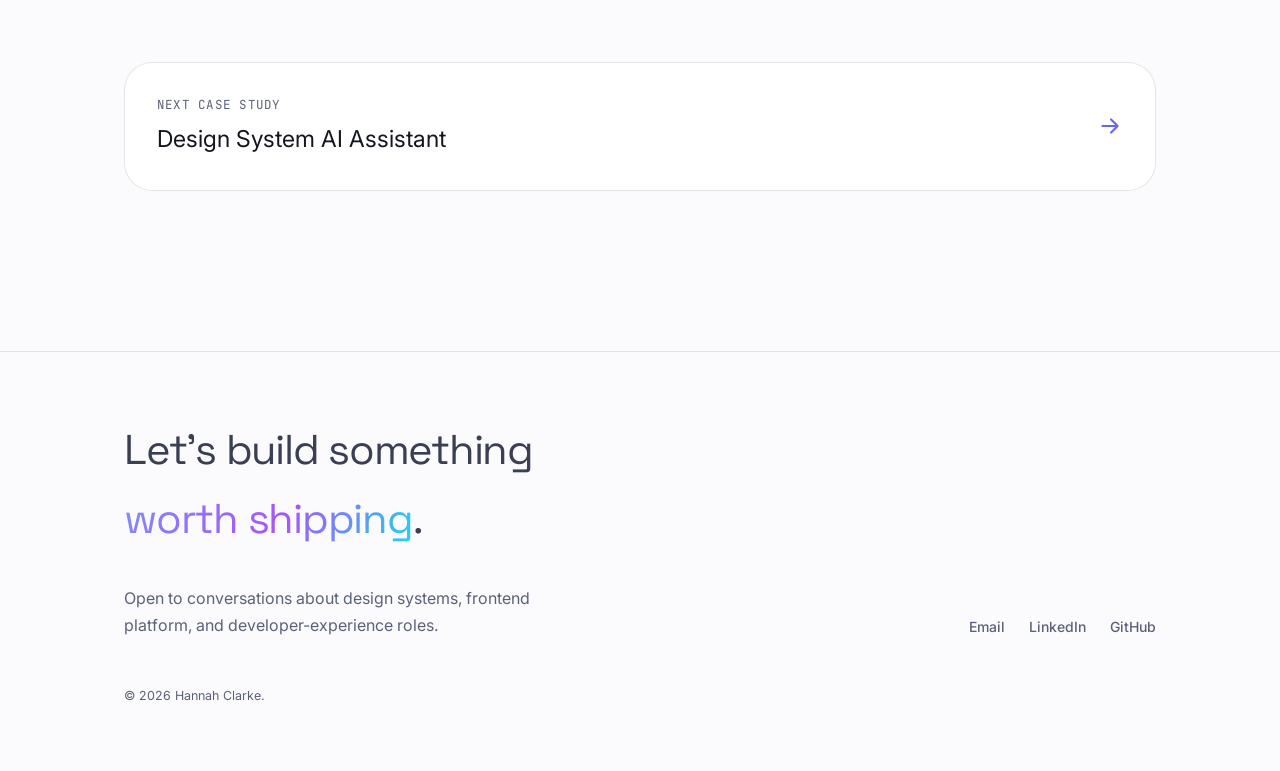
<file: work/create-app-cli.html>
<!DOCTYPE html>
<html lang="en" data-theme="dark">
<head>
  <meta charset="UTF-8" />
  <meta name="viewport" content="width=device-width, initial-scale=1.0" />
  <title>create-app — Scaffolding CLI — Hannah Clarke</title>
  <meta name="description" content="Case study: a project-scaffolding CLI that bootstraps design-system-ready frontend apps, with an on-system enforcement layer, an upgrade system, and AI coding guardrails." />
  <meta name="color-scheme" content="dark light" />
  <link rel="preconnect" href="https://fonts.googleapis.com" />
  <link rel="preconnect" href="https://fonts.gstatic.com" crossorigin />
  <link href="https://fonts.googleapis.com/css2?family=Inter:wght@400;500;600;700&family=Space+Grotesk:wght@500;600;700&family=JetBrains+Mono:wght@400;500&display=swap" rel="stylesheet" />
  <link rel="icon" href="data:image/svg+xml,%3Csvg xmlns='http://www.w3.org/2000/svg' viewBox='0 0 32 32'%3E%3Cdefs%3E%3ClinearGradient id='g' x1='0' y1='0' x2='1' y2='1'%3E%3Cstop offset='0' stop-color='%23818cf8'/%3E%3Cstop offset='1' stop-color='%2322d3ee'/%3E%3C/linearGradient%3E%3C/defs%3E%3Crect width='32' height='32' rx='8' fill='url(%23g)'/%3E%3Ctext x='16' y='22' font-family='sans-serif' font-size='16' font-weight='700' fill='%230a0b10' text-anchor='middle'%3EH%3C/text%3E%3C/svg%3E" />
  <link rel="stylesheet" href="../css/tokens.css" />
  <link rel="stylesheet" href="../css/base.css" />
  <link rel="stylesheet" href="../css/components.css" />
</head>
<body>
  <a class="skip-link" href="#main">Skip to content</a>

  <header class="nav">
    <div class="container container--wide nav__inner">
      <a class="nav__brand" href="../index.html" aria-label="Hannah Clarke — home"><span class="dot" aria-hidden="true"></span> Hannah Clarke</a>
      <nav class="nav__links" aria-label="Primary">
        <a class="nav__link" href="../index.html#work">Work</a>
        <a class="nav__link" href="../index.html#about">About</a>
        <a class="nav__link" href="../index.html#contact">Contact</a>
        <button class="theme-toggle" data-theme-toggle type="button" aria-label="Toggle colour theme">
          <svg class="icon-moon" viewBox="0 0 24 24" fill="none" stroke="currentColor" stroke-width="2" stroke-linecap="round" stroke-linejoin="round" aria-hidden="true"><path d="M21 12.79A9 9 0 1 1 11.21 3 7 7 0 0 0 21 12.79z"/></svg>
          <svg class="icon-sun" viewBox="0 0 24 24" fill="none" stroke="currentColor" stroke-width="2" stroke-linecap="round" stroke-linejoin="round" aria-hidden="true"><circle cx="12" cy="12" r="4"/><path d="M12 2v2M12 20v2M4.93 4.93l1.41 1.41M17.66 17.66l1.41 1.41M2 12h2M20 12h2M6.34 17.66l-1.41 1.41M19.07 4.93l-1.41 1.41"/></svg>
        </button>
      </nav>
    </div>
  </header>

  <main id="main">
    <section class="proj-hero">
      <div class="container">
        <a class="back-link" href="../index.html#work"><svg viewBox="0 0 24 24" fill="none" stroke="currentColor" stroke-width="2" stroke-linecap="round" stroke-linejoin="round" aria-hidden="true"><path d="M19 12H5M11 18l-6-6 6-6"/></svg> All work</a>
        <span class="proj-hero__kind">Developer tooling · scaffolding CLI</span>
        <h1>create-app — Scaffolding CLI</h1>
        <p class="proj-hero__lead">A "create-react-app"-style generator that bootstraps new frontend projects pre-wired with the design system, CI/CD and AI coding context. I co-created it — owning the on-system enforcement layer, the upgrade system, and the deployment pipelines.</p>
        <div class="proj-facts">
          <div class="proj-fact"><div class="k">My role</div><div class="v">Co-creator (enforcement, upgrades, deploy)</div></div>
          <div class="proj-fact"><div class="k">Span</div><div class="v">~2 months of focused delivery</div></div>
          <div class="proj-fact"><div class="k">Footprint</div><div class="v">12 of 19 merged features</div></div>
          <div class="proj-fact"><div class="k">Generates</div><div class="v">4 framework templates</div></div>
        </div>
      </div>
    </section>

    <section class="section section--tight">
      <div class="container prose">
        <h2>What it is</h2>
        <p>A lean Node CLI — run via <code>npx</code> — that scaffolds a new frontend project from one of four templates (a vanilla web-components app, React 18, React 19, or a Next.js SSR app). Every scaffold ships with the design system pre-installed, linting and formatting, a registry config, a CI/CD pipeline, AI coding context files, and a working welcome screen. It also <em>maintains</em> projects after creation through an upgrade command.</p>

        <h2>My role</h2>
        <p>The tool was built by two engineers. A teammate created it and owns the front-of-funnel experience — the interactive interview that recommends a template, the prototype templates, and the most recent CLI redesign. I owned the parts that keep a generated project <em>correct and current over time</em>: the on-system enforcement layer, the upgrade system, deployment, and the designer-facing tooling. The work below is what I authored.</p>

        <h2>What I built</h2>
        <div class="contrib-list">
          <article class="contrib">
            <span class="contrib__mark" aria-hidden="true"><svg viewBox="0 0 24 24" fill="none" stroke="currentColor" stroke-width="2.2" stroke-linecap="round" stroke-linejoin="round"><path d="M20 6L9 17l-5-5"/></svg></span>
            <div>
              <h4>Built the on-system enforcement layer</h4>
              <p>A custom ESLint plugin (rules to ban raw interactive elements, enforce component naming, and validate icon names), a stylelint config, a rules engine that reads a live design-system manifest, and an override parser — so both humans and AI agents are blocked from writing code that violates the design system. Wired into all four templates.</p>
            </div>
          </article>
          <article class="contrib">
            <span class="contrib__mark" aria-hidden="true"><svg viewBox="0 0 24 24" fill="none" stroke="currentColor" stroke-width="2.2" stroke-linecap="round" stroke-linejoin="round"><path d="M20 6L9 17l-5-5"/></svg></span>
            <div>
              <h4>Built AI coding guardrail hooks</h4>
              <p>A pre-tool-use hook system for AI coding assistants that checks proposed edits against the design-system rules before they're written — turning the linter's knowledge into a real-time guardrail for agent-authored code.</p>
            </div>
          </article>
          <article class="contrib">
            <span class="contrib__mark" aria-hidden="true"><svg viewBox="0 0 24 24" fill="none" stroke="currentColor" stroke-width="2.2" stroke-linecap="round" stroke-linejoin="round"><path d="M20 6L9 17l-5-5"/></svg></span>
            <div>
              <h4>Authored the <code>upgrade</code> command end-to-end</h4>
              <p>A managed-vs-user-owned file model (via a manifest), additive <code>package.json</code> merging with conflict warnings, a changelog parser/version slicer, a <code>--dry-run</code> mode, and bootstrapping for legacy projects — so existing apps can safely pull in template updates without clobbering local changes.</p>
            </div>
          </article>
          <article class="contrib">
            <span class="contrib__mark" aria-hidden="true"><svg viewBox="0 0 24 24" fill="none" stroke="currentColor" stroke-width="2.2" stroke-linecap="round" stroke-linejoin="round"><path d="M20 6L9 17l-5-5"/></svg></span>
            <div>
              <h4>Built the deployment pipelines, including SSR Next.js</h4>
              <p>Deployment pipeline templates and version-check tooling, plus an SSR-preserving Next.js deploy to Azure App Service that fixed an accidental static-export regression — keeping server rendering intact.</p>
            </div>
          </article>
          <article class="contrib">
            <span class="contrib__mark" aria-hidden="true"><svg viewBox="0 0 24 24" fill="none" stroke="currentColor" stroke-width="2.2" stroke-linecap="round" stroke-linejoin="round"><path d="M20 6L9 17l-5-5"/></svg></span>
            <div>
              <h4>Built designer-facing tooling &amp; the prototype history log</h4>
              <p>A change-history log with guard hooks, a git-help "skill" for designers, and git-auth fixes (token-injected push, credential setup) so non-engineers can use the tool safely — backed by a real test suite.</p>
            </div>
          </article>
          <article class="contrib">
            <span class="contrib__mark" aria-hidden="true"><svg viewBox="0 0 24 24" fill="none" stroke="currentColor" stroke-width="2.2" stroke-linecap="round" stroke-linejoin="round"><path d="M20 6L9 17l-5-5"/></svg></span>
            <div>
              <h4>Authored the prototype-harness merge logic</h4>
              <p>The three-way-merge helper and the adopt/reconcile token-resolution logic for the prototype harness — letting generated prototypes absorb upstream template changes while preserving local edits.</p>
            </div>
          </article>
        </div>

        <div class="callout">
          <span class="label">Team context</span>
          <p>Two engineers built this. A teammate created the tool and owns the interview/recommendation flow, the prototype templates and the latest CLI redesign; I owned enforcement, upgrades, deployment and designer tooling. The merge logic I authored later landed on the main branch via my teammate's redesign PR — so I credit that landed redesign to them, while the merge/adopt logic itself is mine.</p>
        </div>

        <h2>Tech</h2>
      </div>
      <div class="container">
        <div class="tags" style="max-width:70ch;margin-inline:auto">
          <span class="tag">Node.js (ESM)</span><span class="tag">@inquirer/prompts</span><span class="tag">fs-extra</span><span class="tag">ESLint 9 plugin</span><span class="tag">stylelint</span><span class="tag">Vitest</span><span class="tag">Playwright</span><span class="tag">Husky</span><span class="tag">Next.js SSR</span><span class="tag">Azure App Service</span><span class="tag">AI agent hooks</span>
        </div>
      </div>

      <div class="container prose">
        <h2>Selected timeline</h2>
        <div class="timeline">
          <div class="tl-item"><span class="date">Apr 2026</span><p>Built deployment pipeline templates and version-check tooling.</p></div>
          <div class="tl-item"><span class="date">May 2026</span><p>Shipped the strict on-system context: custom ESLint plugin + AI guardrail hooks across all four templates.</p></div>
          <div class="tl-item"><span class="date">May 2026</span><p>Authored the <code>upgrade</code> command with the managed-file manifest model and <code>--dry-run</code>; SSR-preserving Next.js deploy.</p></div>
          <div class="tl-item"><span class="date">Jun 2026</span><p>Added the prototype change-history log, the designer git-help skill, and the merge/adopt logic — with tests.</p></div>
        </div>
      </div>

      <div class="container">
        <a class="next-proj" href="ds-assistant.html">
          <div>
            <div class="k">Next case study</div>
            <div class="v">Design System AI Assistant</div>
          </div>
          <svg viewBox="0 0 24 24" fill="none" stroke="currentColor" stroke-width="2" stroke-linecap="round" stroke-linejoin="round" aria-hidden="true"><path d="M5 12h14M13 6l6 6-6 6"/></svg>
        </a>
      </div>
    </section>
  </main>

  <footer class="footer" id="contact">
    <div class="container">
      <p class="footer__cta">Let's build something <span class="text-gradient">worth shipping</span>.</p>
      <div class="footer__row">
        <p style="max-width:46ch;color:var(--text-muted)">Open to conversations about design systems, frontend platform, and developer-experience roles.</p>
        <div class="footer__links">
          <a href="mailto:hello@example.com">Email</a>
          <a href="#" rel="noopener">LinkedIn</a>
          <a href="#" rel="noopener">GitHub</a>
        </div>
      </div>
      <p class="footer__fine">© <span data-year>2026</span> Hannah Clarke.</p>
    </div>
  </footer>

  <script src="../js/main.js"></script>
</body>
</html>
</file>
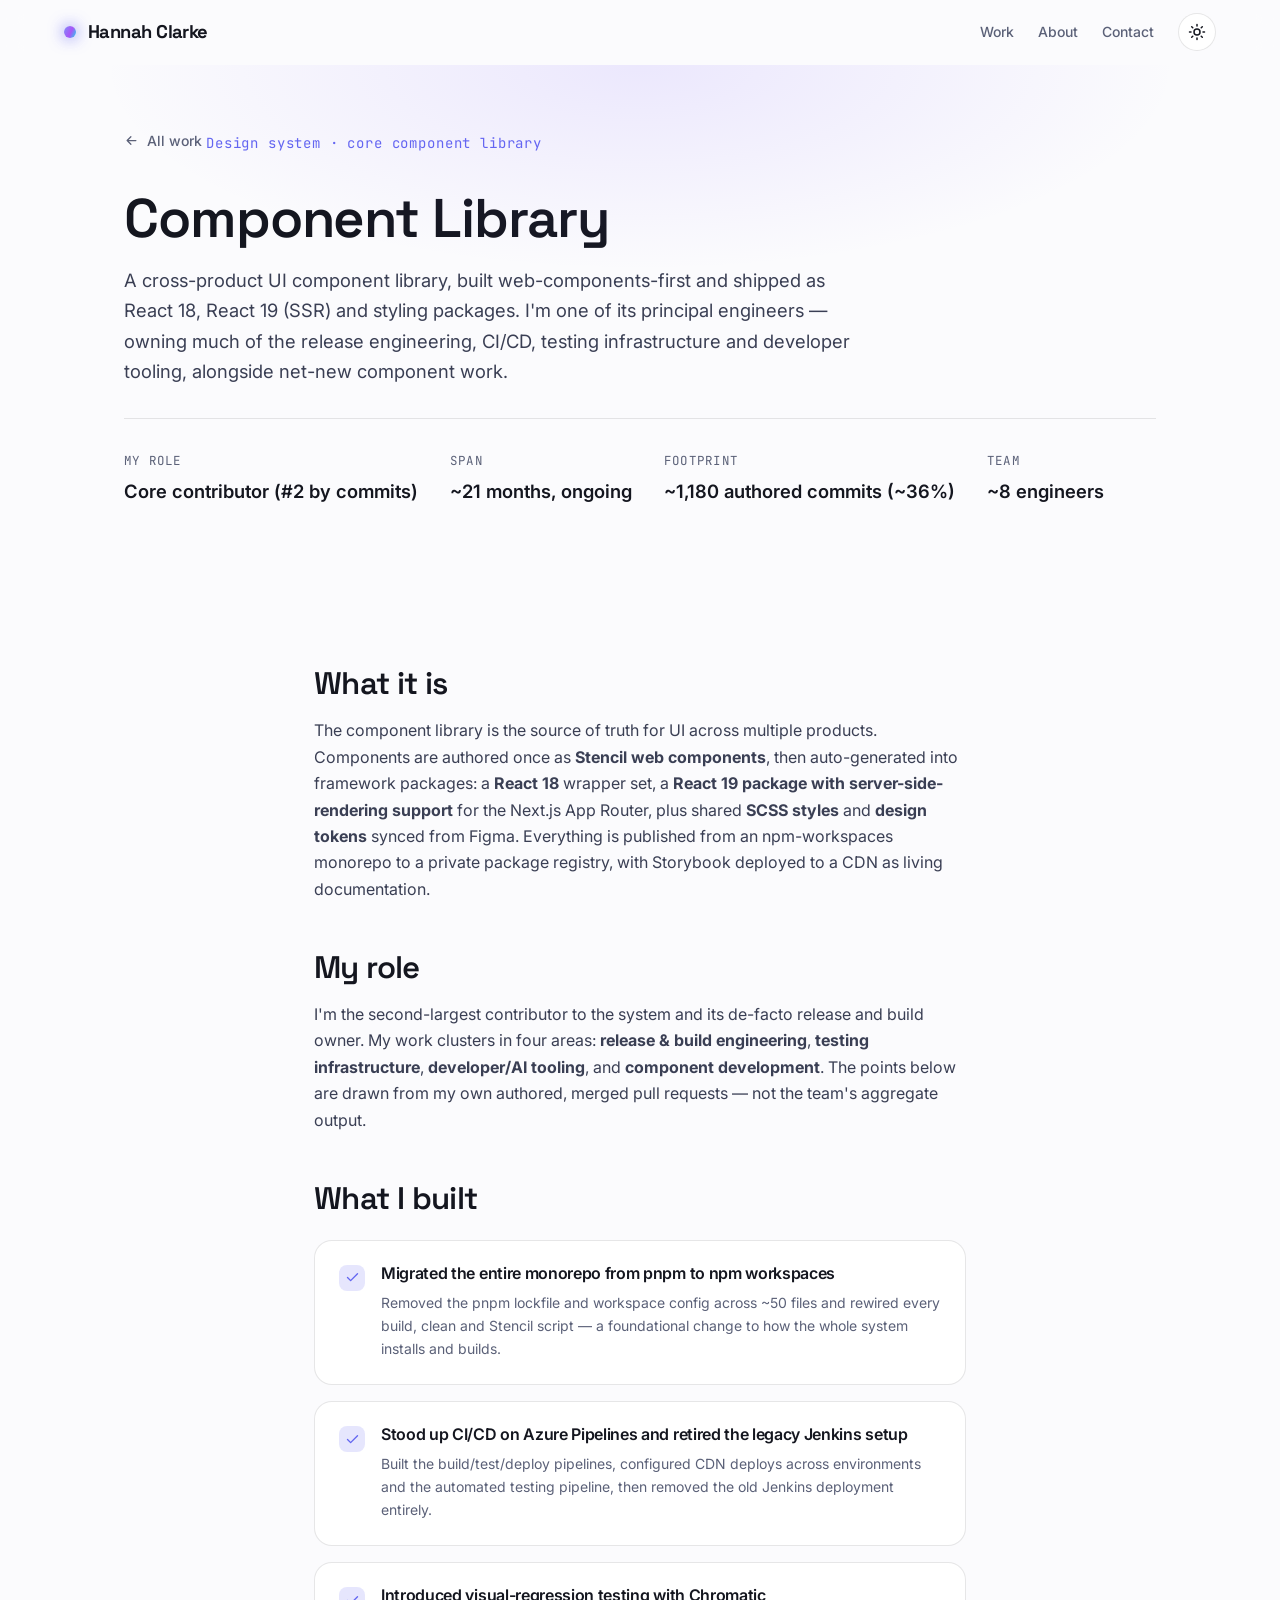
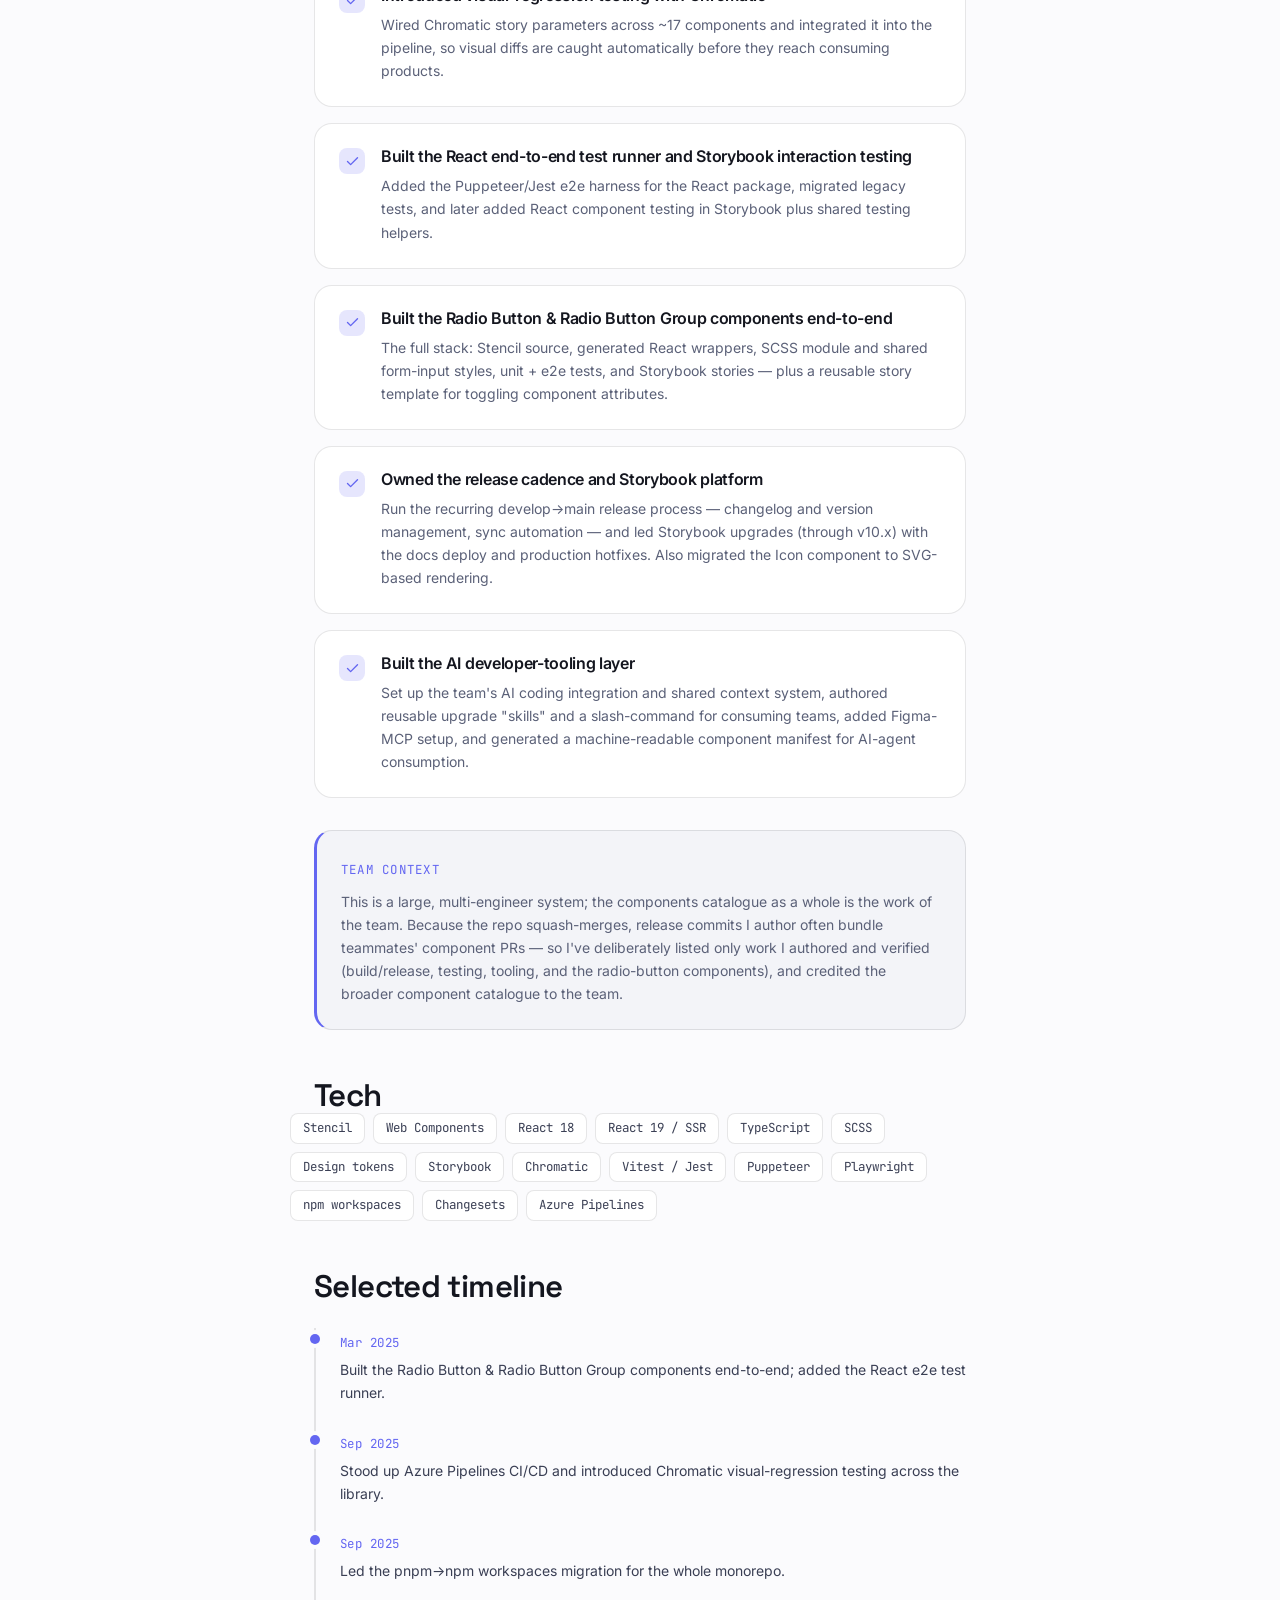
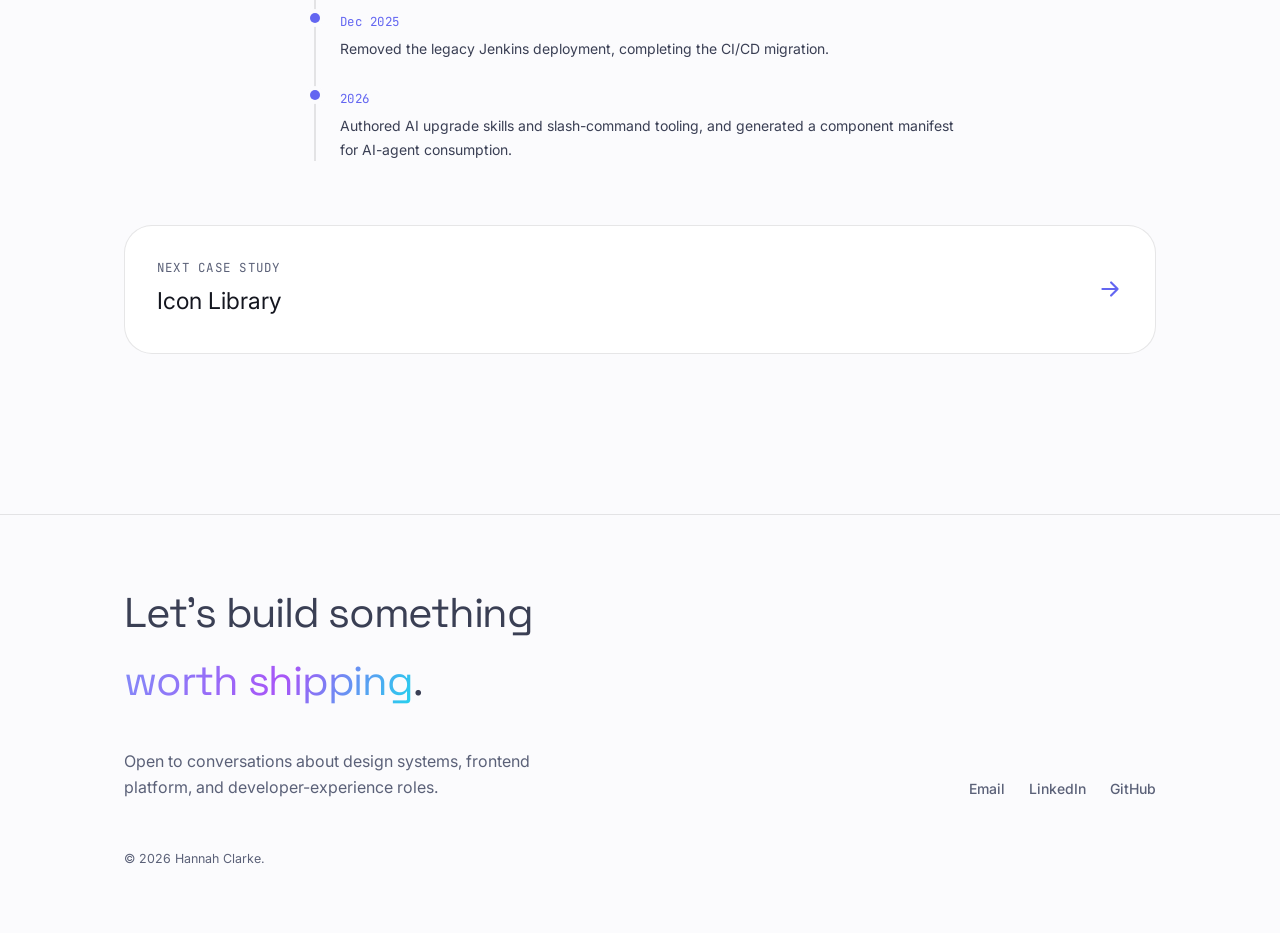
<file: work/design-system.html>
<!DOCTYPE html>
<html lang="en" data-theme="dark">
<head>
  <meta charset="UTF-8" />
  <meta name="viewport" content="width=device-width, initial-scale=1.0" />
  <title>Component Library — Hannah Clarke</title>
  <meta name="description" content="Case study: my work on a cross-product design-system component library — release engineering, CI/CD, testing infrastructure, developer tooling and component development." />
  <meta name="color-scheme" content="dark light" />
  <link rel="preconnect" href="https://fonts.googleapis.com" />
  <link rel="preconnect" href="https://fonts.gstatic.com" crossorigin />
  <link href="https://fonts.googleapis.com/css2?family=Inter:wght@400;500;600;700&family=Space+Grotesk:wght@500;600;700&family=JetBrains+Mono:wght@400;500&display=swap" rel="stylesheet" />
  <link rel="icon" href="data:image/svg+xml,%3Csvg xmlns='http://www.w3.org/2000/svg' viewBox='0 0 32 32'%3E%3Cdefs%3E%3ClinearGradient id='g' x1='0' y1='0' x2='1' y2='1'%3E%3Cstop offset='0' stop-color='%23818cf8'/%3E%3Cstop offset='1' stop-color='%2322d3ee'/%3E%3C/linearGradient%3E%3C/defs%3E%3Crect width='32' height='32' rx='8' fill='url(%23g)'/%3E%3Ctext x='16' y='22' font-family='sans-serif' font-size='16' font-weight='700' fill='%230a0b10' text-anchor='middle'%3EH%3C/text%3E%3C/svg%3E" />
  <link rel="stylesheet" href="../css/tokens.css" />
  <link rel="stylesheet" href="../css/base.css" />
  <link rel="stylesheet" href="../css/components.css" />
</head>
<body>
  <a class="skip-link" href="#main">Skip to content</a>

  <header class="nav">
    <div class="container container--wide nav__inner">
      <a class="nav__brand" href="../index.html" aria-label="Hannah Clarke — home"><span class="dot" aria-hidden="true"></span> Hannah Clarke</a>
      <nav class="nav__links" aria-label="Primary">
        <a class="nav__link" href="../index.html#work">Work</a>
        <a class="nav__link" href="../index.html#about">About</a>
        <a class="nav__link" href="../index.html#contact">Contact</a>
        <button class="theme-toggle" data-theme-toggle type="button" aria-label="Toggle colour theme">
          <svg class="icon-moon" viewBox="0 0 24 24" fill="none" stroke="currentColor" stroke-width="2" stroke-linecap="round" stroke-linejoin="round" aria-hidden="true"><path d="M21 12.79A9 9 0 1 1 11.21 3 7 7 0 0 0 21 12.79z"/></svg>
          <svg class="icon-sun" viewBox="0 0 24 24" fill="none" stroke="currentColor" stroke-width="2" stroke-linecap="round" stroke-linejoin="round" aria-hidden="true"><circle cx="12" cy="12" r="4"/><path d="M12 2v2M12 20v2M4.93 4.93l1.41 1.41M17.66 17.66l1.41 1.41M2 12h2M20 12h2M6.34 17.66l-1.41 1.41M19.07 4.93l-1.41 1.41"/></svg>
        </button>
      </nav>
    </div>
  </header>

  <main id="main">
    <section class="proj-hero">
      <div class="container">
        <a class="back-link" href="../index.html#work"><svg viewBox="0 0 24 24" fill="none" stroke="currentColor" stroke-width="2" stroke-linecap="round" stroke-linejoin="round" aria-hidden="true"><path d="M19 12H5M11 18l-6-6 6-6"/></svg> All work</a>
        <span class="proj-hero__kind">Design system · core component library</span>
        <h1>Component Library</h1>
        <p class="proj-hero__lead">A cross-product UI component library, built web-components-first and shipped as React 18, React 19 (SSR) and styling packages. I'm one of its principal engineers — owning much of the release engineering, CI/CD, testing infrastructure and developer tooling, alongside net-new component work.</p>
        <div class="proj-facts">
          <div class="proj-fact"><div class="k">My role</div><div class="v">Core contributor (#2 by commits)</div></div>
          <div class="proj-fact"><div class="k">Span</div><div class="v">~21 months, ongoing</div></div>
          <div class="proj-fact"><div class="k">Footprint</div><div class="v">~1,180 authored commits (~36%)</div></div>
          <div class="proj-fact"><div class="k">Team</div><div class="v">~8 engineers</div></div>
        </div>
      </div>
    </section>

    <section class="section section--tight">
      <div class="container prose">
        <h2>What it is</h2>
        <p>The component library is the source of truth for UI across multiple products. Components are authored once as <strong>Stencil web components</strong>, then auto-generated into framework packages: a <strong>React 18</strong> wrapper set, a <strong>React 19 package with server-side-rendering support</strong> for the Next.js App Router, plus shared <strong>SCSS styles</strong> and <strong>design tokens</strong> synced from Figma. Everything is published from an npm-workspaces monorepo to a private package registry, with Storybook deployed to a CDN as living documentation.</p>

        <h2>My role</h2>
        <p>I'm the second-largest contributor to the system and its de-facto release and build owner. My work clusters in four areas: <strong>release &amp; build engineering</strong>, <strong>testing infrastructure</strong>, <strong>developer/AI tooling</strong>, and <strong>component development</strong>. The points below are drawn from my own authored, merged pull requests — not the team's aggregate output.</p>

        <h2>What I built</h2>
        <div class="contrib-list">
          <article class="contrib">
            <span class="contrib__mark" aria-hidden="true"><svg viewBox="0 0 24 24" fill="none" stroke="currentColor" stroke-width="2.2" stroke-linecap="round" stroke-linejoin="round"><path d="M20 6L9 17l-5-5"/></svg></span>
            <div>
              <h4>Migrated the entire monorepo from pnpm to npm workspaces</h4>
              <p>Removed the pnpm lockfile and workspace config across ~50 files and rewired every build, clean and Stencil script — a foundational change to how the whole system installs and builds.</p>
            </div>
          </article>
          <article class="contrib">
            <span class="contrib__mark" aria-hidden="true"><svg viewBox="0 0 24 24" fill="none" stroke="currentColor" stroke-width="2.2" stroke-linecap="round" stroke-linejoin="round"><path d="M20 6L9 17l-5-5"/></svg></span>
            <div>
              <h4>Stood up CI/CD on Azure Pipelines and retired the legacy Jenkins setup</h4>
              <p>Built the build/test/deploy pipelines, configured CDN deploys across environments and the automated testing pipeline, then removed the old Jenkins deployment entirely.</p>
            </div>
          </article>
          <article class="contrib">
            <span class="contrib__mark" aria-hidden="true"><svg viewBox="0 0 24 24" fill="none" stroke="currentColor" stroke-width="2.2" stroke-linecap="round" stroke-linejoin="round"><path d="M20 6L9 17l-5-5"/></svg></span>
            <div>
              <h4>Introduced visual-regression testing with Chromatic</h4>
              <p>Wired Chromatic story parameters across ~17 components and integrated it into the pipeline, so visual diffs are caught automatically before they reach consuming products.</p>
            </div>
          </article>
          <article class="contrib">
            <span class="contrib__mark" aria-hidden="true"><svg viewBox="0 0 24 24" fill="none" stroke="currentColor" stroke-width="2.2" stroke-linecap="round" stroke-linejoin="round"><path d="M20 6L9 17l-5-5"/></svg></span>
            <div>
              <h4>Built the React end-to-end test runner and Storybook interaction testing</h4>
              <p>Added the Puppeteer/Jest e2e harness for the React package, migrated legacy tests, and later added React component testing in Storybook plus shared testing helpers.</p>
            </div>
          </article>
          <article class="contrib">
            <span class="contrib__mark" aria-hidden="true"><svg viewBox="0 0 24 24" fill="none" stroke="currentColor" stroke-width="2.2" stroke-linecap="round" stroke-linejoin="round"><path d="M20 6L9 17l-5-5"/></svg></span>
            <div>
              <h4>Built the Radio Button &amp; Radio Button Group components end-to-end</h4>
              <p>The full stack: Stencil source, generated React wrappers, SCSS module and shared form-input styles, unit + e2e tests, and Storybook stories — plus a reusable story template for toggling component attributes.</p>
            </div>
          </article>
          <article class="contrib">
            <span class="contrib__mark" aria-hidden="true"><svg viewBox="0 0 24 24" fill="none" stroke="currentColor" stroke-width="2.2" stroke-linecap="round" stroke-linejoin="round"><path d="M20 6L9 17l-5-5"/></svg></span>
            <div>
              <h4>Owned the release cadence and Storybook platform</h4>
              <p>Run the recurring develop→main release process — changelog and version management, sync automation — and led Storybook upgrades (through v10.x) with the docs deploy and production hotfixes. Also migrated the Icon component to SVG-based rendering.</p>
            </div>
          </article>
          <article class="contrib">
            <span class="contrib__mark" aria-hidden="true"><svg viewBox="0 0 24 24" fill="none" stroke="currentColor" stroke-width="2.2" stroke-linecap="round" stroke-linejoin="round"><path d="M20 6L9 17l-5-5"/></svg></span>
            <div>
              <h4>Built the AI developer-tooling layer</h4>
              <p>Set up the team's AI coding integration and shared context system, authored reusable upgrade "skills" and a slash-command for consuming teams, added Figma-MCP setup, and generated a machine-readable component manifest for AI-agent consumption.</p>
            </div>
          </article>
        </div>

        <div class="callout">
          <span class="label">Team context</span>
          <p>This is a large, multi-engineer system; the components catalogue as a whole is the work of the team. Because the repo squash-merges, release commits I author often bundle teammates' component PRs — so I've deliberately listed only work I authored and verified (build/release, testing, tooling, and the radio-button components), and credited the broader component catalogue to the team.</p>
        </div>

        <h2>Tech</h2>
      </div>
      <div class="container">
        <div class="tags" style="max-width:70ch;margin-inline:auto">
          <span class="tag">Stencil</span><span class="tag">Web Components</span><span class="tag">React 18</span><span class="tag">React 19 / SSR</span><span class="tag">TypeScript</span><span class="tag">SCSS</span><span class="tag">Design tokens</span><span class="tag">Storybook</span><span class="tag">Chromatic</span><span class="tag">Vitest / Jest</span><span class="tag">Puppeteer</span><span class="tag">Playwright</span><span class="tag">npm workspaces</span><span class="tag">Changesets</span><span class="tag">Azure Pipelines</span>
        </div>
      </div>

      <div class="container prose">
        <h2>Selected timeline</h2>
        <div class="timeline">
          <div class="tl-item"><span class="date">Mar 2025</span><p>Built the Radio Button &amp; Radio Button Group components end-to-end; added the React e2e test runner.</p></div>
          <div class="tl-item"><span class="date">Sep 2025</span><p>Stood up Azure Pipelines CI/CD and introduced Chromatic visual-regression testing across the library.</p></div>
          <div class="tl-item"><span class="date">Sep 2025</span><p>Led the pnpm→npm workspaces migration for the whole monorepo.</p></div>
          <div class="tl-item"><span class="date">Dec 2025</span><p>Removed the legacy Jenkins deployment, completing the CI/CD migration.</p></div>
          <div class="tl-item"><span class="date">2026</span><p>Authored AI upgrade skills and slash-command tooling, and generated a component manifest for AI-agent consumption.</p></div>
        </div>
      </div>

      <div class="container">
        <a class="next-proj" href="icon-library.html">
          <div>
            <div class="k">Next case study</div>
            <div class="v">Icon Library</div>
          </div>
          <svg viewBox="0 0 24 24" fill="none" stroke="currentColor" stroke-width="2" stroke-linecap="round" stroke-linejoin="round" aria-hidden="true"><path d="M5 12h14M13 6l6 6-6 6"/></svg>
        </a>
      </div>
    </section>
  </main>

  <footer class="footer" id="contact">
    <div class="container">
      <p class="footer__cta">Let's build something <span class="text-gradient">worth shipping</span>.</p>
      <div class="footer__row">
        <p style="max-width:46ch;color:var(--text-muted)">Open to conversations about design systems, frontend platform, and developer-experience roles.</p>
        <div class="footer__links">
          <a href="mailto:hello@example.com">Email</a>
          <a href="#" rel="noopener">LinkedIn</a>
          <a href="#" rel="noopener">GitHub</a>
        </div>
      </div>
      <p class="footer__fine">© <span data-year>2026</span> Hannah Clarke.</p>
    </div>
  </footer>

  <script src="../js/main.js"></script>
</body>
</html>
</file>
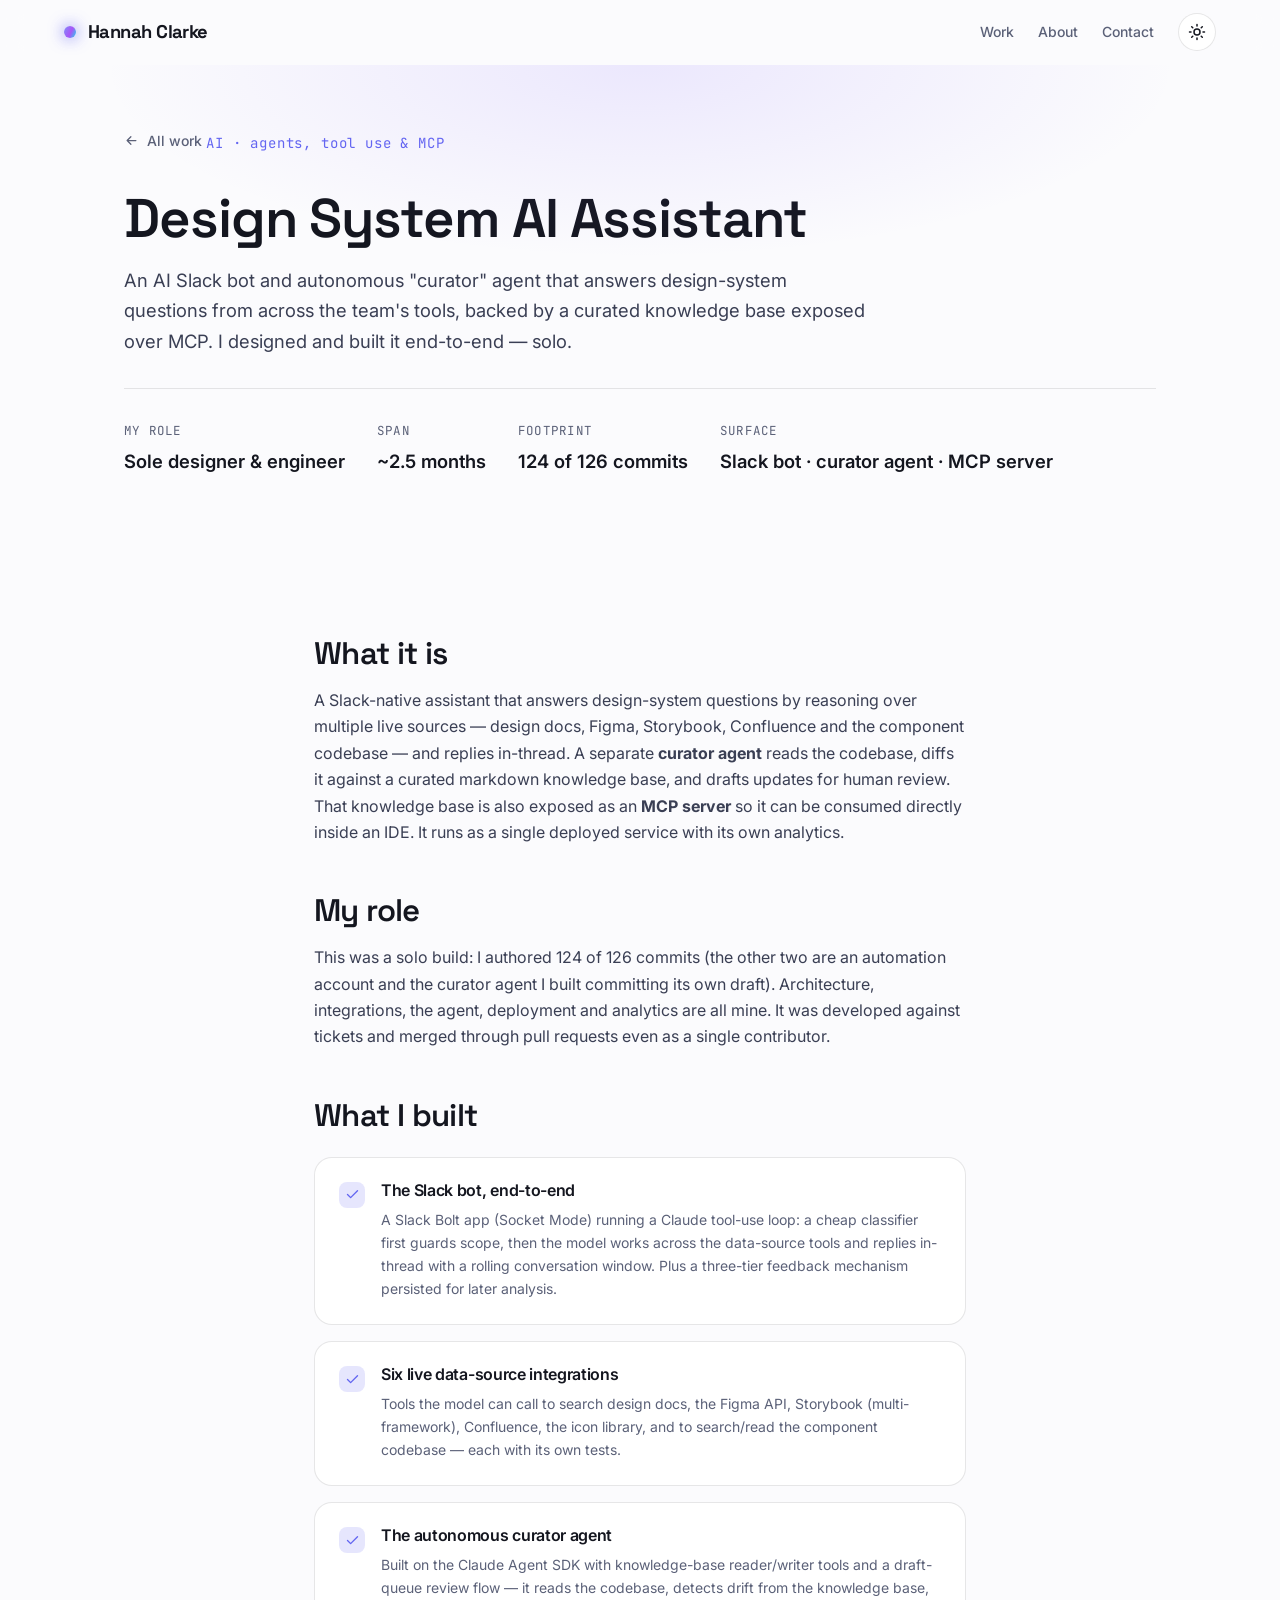
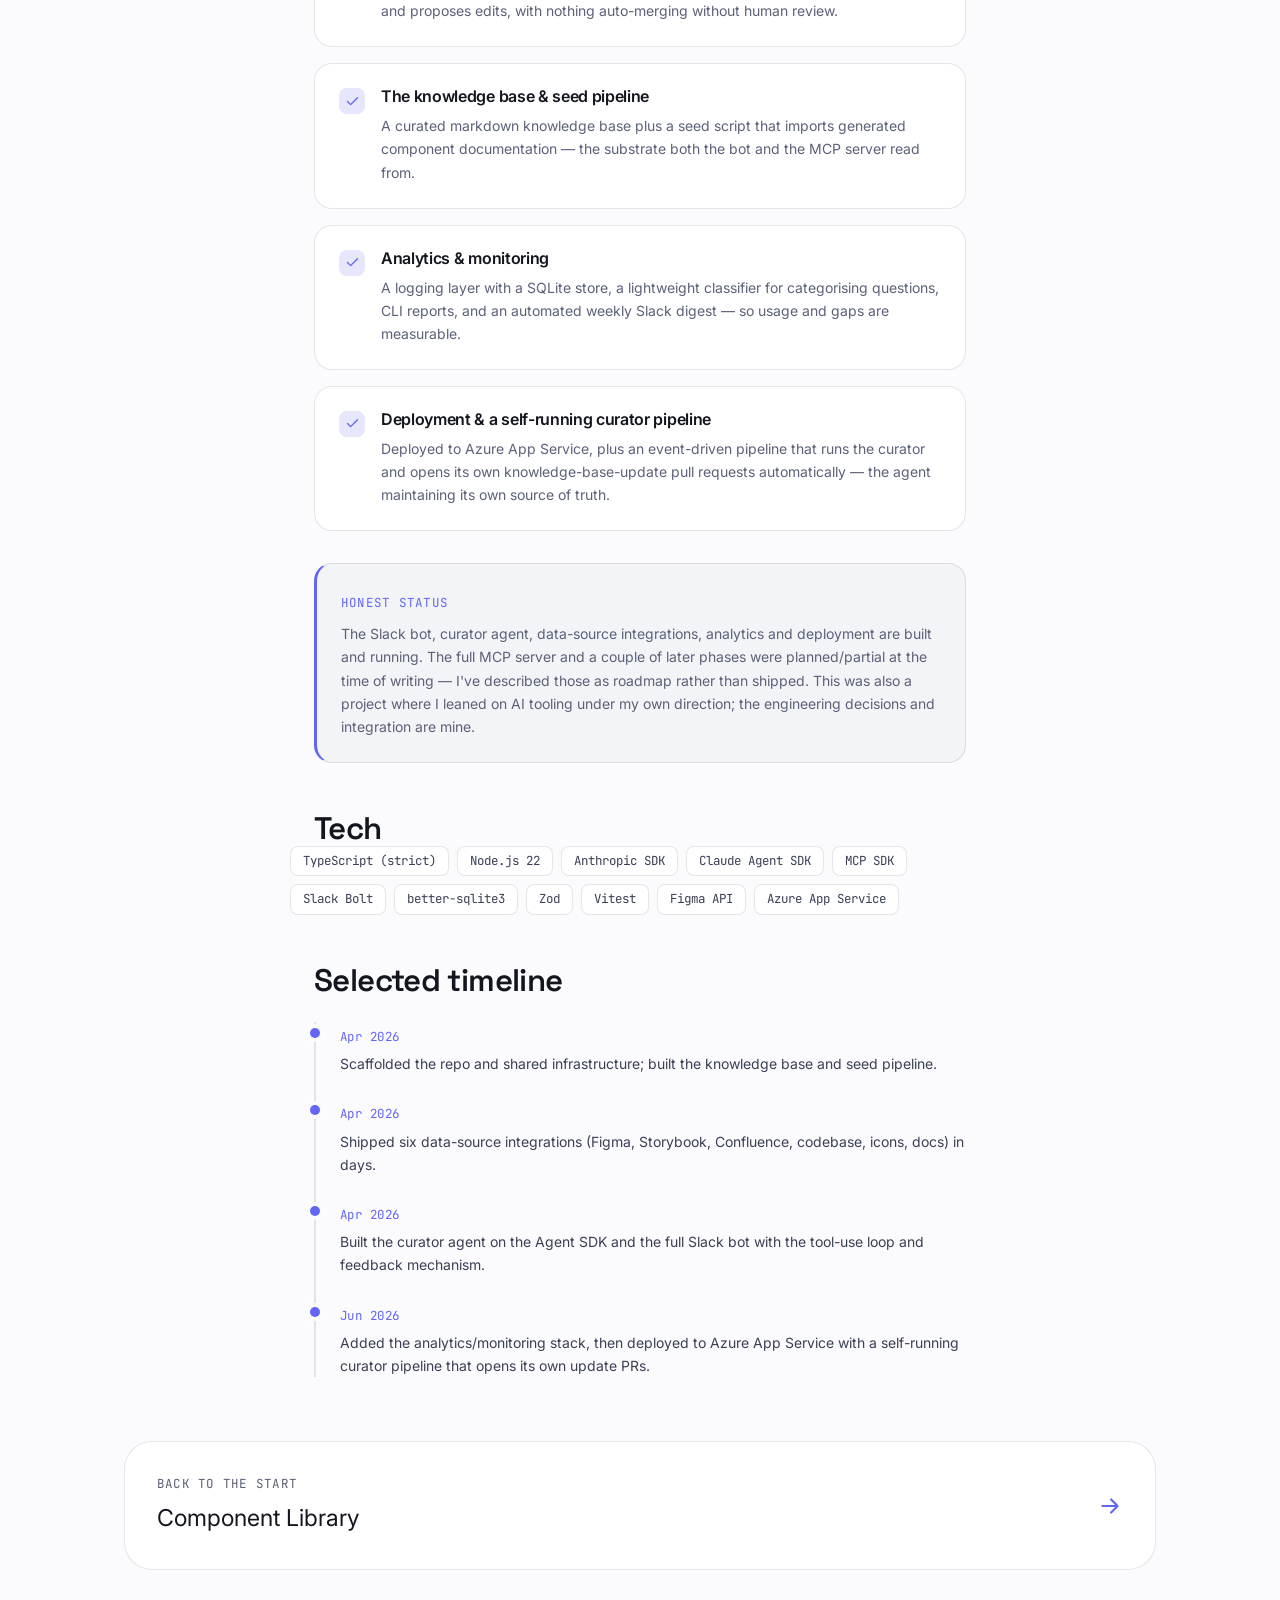
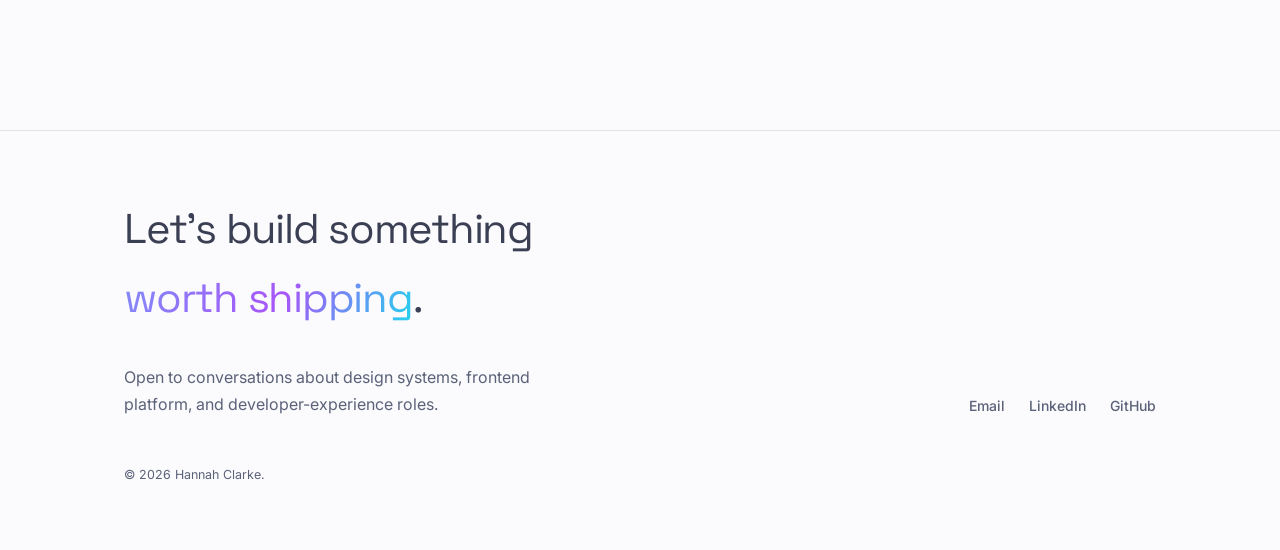
<file: work/ds-assistant.html>
<!DOCTYPE html>
<html lang="en" data-theme="dark">
<head>
  <meta charset="UTF-8" />
  <meta name="viewport" content="width=device-width, initial-scale=1.0" />
  <title>Design System AI Assistant — Hannah Clarke</title>
  <meta name="description" content="Case study: an AI Slack bot and autonomous curator agent for a design system, built solo — multi-source tool use, an MCP knowledge base, analytics, and self-deploying CI." />
  <meta name="color-scheme" content="dark light" />
  <link rel="preconnect" href="https://fonts.googleapis.com" />
  <link rel="preconnect" href="https://fonts.gstatic.com" crossorigin />
  <link href="https://fonts.googleapis.com/css2?family=Inter:wght@400;500;600;700&family=Space+Grotesk:wght@500;600;700&family=JetBrains+Mono:wght@400;500&display=swap" rel="stylesheet" />
  <link rel="icon" href="data:image/svg+xml,%3Csvg xmlns='http://www.w3.org/2000/svg' viewBox='0 0 32 32'%3E%3Cdefs%3E%3ClinearGradient id='g' x1='0' y1='0' x2='1' y2='1'%3E%3Cstop offset='0' stop-color='%23818cf8'/%3E%3Cstop offset='1' stop-color='%2322d3ee'/%3E%3C/linearGradient%3E%3C/defs%3E%3Crect width='32' height='32' rx='8' fill='url(%23g)'/%3E%3Ctext x='16' y='22' font-family='sans-serif' font-size='16' font-weight='700' fill='%230a0b10' text-anchor='middle'%3EH%3C/text%3E%3C/svg%3E" />
  <link rel="stylesheet" href="../css/tokens.css" />
  <link rel="stylesheet" href="../css/base.css" />
  <link rel="stylesheet" href="../css/components.css" />
</head>
<body>
  <a class="skip-link" href="#main">Skip to content</a>

  <header class="nav">
    <div class="container container--wide nav__inner">
      <a class="nav__brand" href="../index.html" aria-label="Hannah Clarke — home"><span class="dot" aria-hidden="true"></span> Hannah Clarke</a>
      <nav class="nav__links" aria-label="Primary">
        <a class="nav__link" href="../index.html#work">Work</a>
        <a class="nav__link" href="../index.html#about">About</a>
        <a class="nav__link" href="../index.html#contact">Contact</a>
        <button class="theme-toggle" data-theme-toggle type="button" aria-label="Toggle colour theme">
          <svg class="icon-moon" viewBox="0 0 24 24" fill="none" stroke="currentColor" stroke-width="2" stroke-linecap="round" stroke-linejoin="round" aria-hidden="true"><path d="M21 12.79A9 9 0 1 1 11.21 3 7 7 0 0 0 21 12.79z"/></svg>
          <svg class="icon-sun" viewBox="0 0 24 24" fill="none" stroke="currentColor" stroke-width="2" stroke-linecap="round" stroke-linejoin="round" aria-hidden="true"><circle cx="12" cy="12" r="4"/><path d="M12 2v2M12 20v2M4.93 4.93l1.41 1.41M17.66 17.66l1.41 1.41M2 12h2M20 12h2M6.34 17.66l-1.41 1.41M19.07 4.93l-1.41 1.41"/></svg>
        </button>
      </nav>
    </div>
  </header>

  <main id="main">
    <section class="proj-hero">
      <div class="container">
        <a class="back-link" href="../index.html#work"><svg viewBox="0 0 24 24" fill="none" stroke="currentColor" stroke-width="2" stroke-linecap="round" stroke-linejoin="round" aria-hidden="true"><path d="M19 12H5M11 18l-6-6 6-6"/></svg> All work</a>
        <span class="proj-hero__kind">AI · agents, tool use &amp; MCP</span>
        <h1>Design System AI Assistant</h1>
        <p class="proj-hero__lead">An AI Slack bot and autonomous "curator" agent that answers design-system questions from across the team's tools, backed by a curated knowledge base exposed over MCP. I designed and built it end-to-end — solo.</p>
        <div class="proj-facts">
          <div class="proj-fact"><div class="k">My role</div><div class="v">Sole designer &amp; engineer</div></div>
          <div class="proj-fact"><div class="k">Span</div><div class="v">~2.5 months</div></div>
          <div class="proj-fact"><div class="k">Footprint</div><div class="v">124 of 126 commits</div></div>
          <div class="proj-fact"><div class="k">Surface</div><div class="v">Slack bot · curator agent · MCP server</div></div>
        </div>
      </div>
    </section>

    <section class="section section--tight">
      <div class="container prose">
        <h2>What it is</h2>
        <p>A Slack-native assistant that answers design-system questions by reasoning over multiple live sources — design docs, Figma, Storybook, Confluence and the component codebase — and replies in-thread. A separate <strong>curator agent</strong> reads the codebase, diffs it against a curated markdown knowledge base, and drafts updates for human review. That knowledge base is also exposed as an <strong>MCP server</strong> so it can be consumed directly inside an IDE. It runs as a single deployed service with its own analytics.</p>

        <h2>My role</h2>
        <p>This was a solo build: I authored 124 of 126 commits (the other two are an automation account and the curator agent I built committing its own draft). Architecture, integrations, the agent, deployment and analytics are all mine. It was developed against tickets and merged through pull requests even as a single contributor.</p>

        <h2>What I built</h2>
        <div class="contrib-list">
          <article class="contrib">
            <span class="contrib__mark" aria-hidden="true"><svg viewBox="0 0 24 24" fill="none" stroke="currentColor" stroke-width="2.2" stroke-linecap="round" stroke-linejoin="round"><path d="M20 6L9 17l-5-5"/></svg></span>
            <div>
              <h4>The Slack bot, end-to-end</h4>
              <p>A Slack Bolt app (Socket Mode) running a Claude tool-use loop: a cheap classifier first guards scope, then the model works across the data-source tools and replies in-thread with a rolling conversation window. Plus a three-tier feedback mechanism persisted for later analysis.</p>
            </div>
          </article>
          <article class="contrib">
            <span class="contrib__mark" aria-hidden="true"><svg viewBox="0 0 24 24" fill="none" stroke="currentColor" stroke-width="2.2" stroke-linecap="round" stroke-linejoin="round"><path d="M20 6L9 17l-5-5"/></svg></span>
            <div>
              <h4>Six live data-source integrations</h4>
              <p>Tools the model can call to search design docs, the Figma API, Storybook (multi-framework), Confluence, the icon library, and to search/read the component codebase — each with its own tests.</p>
            </div>
          </article>
          <article class="contrib">
            <span class="contrib__mark" aria-hidden="true"><svg viewBox="0 0 24 24" fill="none" stroke="currentColor" stroke-width="2.2" stroke-linecap="round" stroke-linejoin="round"><path d="M20 6L9 17l-5-5"/></svg></span>
            <div>
              <h4>The autonomous curator agent</h4>
              <p>Built on the Claude Agent SDK with knowledge-base reader/writer tools and a draft-queue review flow — it reads the codebase, detects drift from the knowledge base, and proposes edits, with nothing auto-merging without human review.</p>
            </div>
          </article>
          <article class="contrib">
            <span class="contrib__mark" aria-hidden="true"><svg viewBox="0 0 24 24" fill="none" stroke="currentColor" stroke-width="2.2" stroke-linecap="round" stroke-linejoin="round"><path d="M20 6L9 17l-5-5"/></svg></span>
            <div>
              <h4>The knowledge base &amp; seed pipeline</h4>
              <p>A curated markdown knowledge base plus a seed script that imports generated component documentation — the substrate both the bot and the MCP server read from.</p>
            </div>
          </article>
          <article class="contrib">
            <span class="contrib__mark" aria-hidden="true"><svg viewBox="0 0 24 24" fill="none" stroke="currentColor" stroke-width="2.2" stroke-linecap="round" stroke-linejoin="round"><path d="M20 6L9 17l-5-5"/></svg></span>
            <div>
              <h4>Analytics &amp; monitoring</h4>
              <p>A logging layer with a SQLite store, a lightweight classifier for categorising questions, CLI reports, and an automated weekly Slack digest — so usage and gaps are measurable.</p>
            </div>
          </article>
          <article class="contrib">
            <span class="contrib__mark" aria-hidden="true"><svg viewBox="0 0 24 24" fill="none" stroke="currentColor" stroke-width="2.2" stroke-linecap="round" stroke-linejoin="round"><path d="M20 6L9 17l-5-5"/></svg></span>
            <div>
              <h4>Deployment &amp; a self-running curator pipeline</h4>
              <p>Deployed to Azure App Service, plus an event-driven pipeline that runs the curator and opens its own knowledge-base-update pull requests automatically — the agent maintaining its own source of truth.</p>
            </div>
          </article>
        </div>

        <div class="callout">
          <span class="label">Honest status</span>
          <p>The Slack bot, curator agent, data-source integrations, analytics and deployment are built and running. The full MCP server and a couple of later phases were planned/partial at the time of writing — I've described those as roadmap rather than shipped. This was also a project where I leaned on AI tooling under my own direction; the engineering decisions and integration are mine.</p>
        </div>

        <h2>Tech</h2>
      </div>
      <div class="container">
        <div class="tags" style="max-width:70ch;margin-inline:auto">
          <span class="tag">TypeScript (strict)</span><span class="tag">Node.js 22</span><span class="tag">Anthropic SDK</span><span class="tag">Claude Agent SDK</span><span class="tag">MCP SDK</span><span class="tag">Slack Bolt</span><span class="tag">better-sqlite3</span><span class="tag">Zod</span><span class="tag">Vitest</span><span class="tag">Figma API</span><span class="tag">Azure App Service</span>
        </div>
      </div>

      <div class="container prose">
        <h2>Selected timeline</h2>
        <div class="timeline">
          <div class="tl-item"><span class="date">Apr 2026</span><p>Scaffolded the repo and shared infrastructure; built the knowledge base and seed pipeline.</p></div>
          <div class="tl-item"><span class="date">Apr 2026</span><p>Shipped six data-source integrations (Figma, Storybook, Confluence, codebase, icons, docs) in days.</p></div>
          <div class="tl-item"><span class="date">Apr 2026</span><p>Built the curator agent on the Agent SDK and the full Slack bot with the tool-use loop and feedback mechanism.</p></div>
          <div class="tl-item"><span class="date">Jun 2026</span><p>Added the analytics/monitoring stack, then deployed to Azure App Service with a self-running curator pipeline that opens its own update PRs.</p></div>
        </div>
      </div>

      <div class="container">
        <a class="next-proj" href="design-system.html">
          <div>
            <div class="k">Back to the start</div>
            <div class="v">Component Library</div>
          </div>
          <svg viewBox="0 0 24 24" fill="none" stroke="currentColor" stroke-width="2" stroke-linecap="round" stroke-linejoin="round" aria-hidden="true"><path d="M5 12h14M13 6l6 6-6 6"/></svg>
        </a>
      </div>
    </section>
  </main>

  <footer class="footer" id="contact">
    <div class="container">
      <p class="footer__cta">Let's build something <span class="text-gradient">worth shipping</span>.</p>
      <div class="footer__row">
        <p style="max-width:46ch;color:var(--text-muted)">Open to conversations about design systems, frontend platform, and developer-experience roles.</p>
        <div class="footer__links">
          <a href="mailto:hello@example.com">Email</a>
          <a href="#" rel="noopener">LinkedIn</a>
          <a href="#" rel="noopener">GitHub</a>
        </div>
      </div>
      <p class="footer__fine">© <span data-year>2026</span> Hannah Clarke.</p>
    </div>
  </footer>

  <script src="../js/main.js"></script>
</body>
</html>
</file>
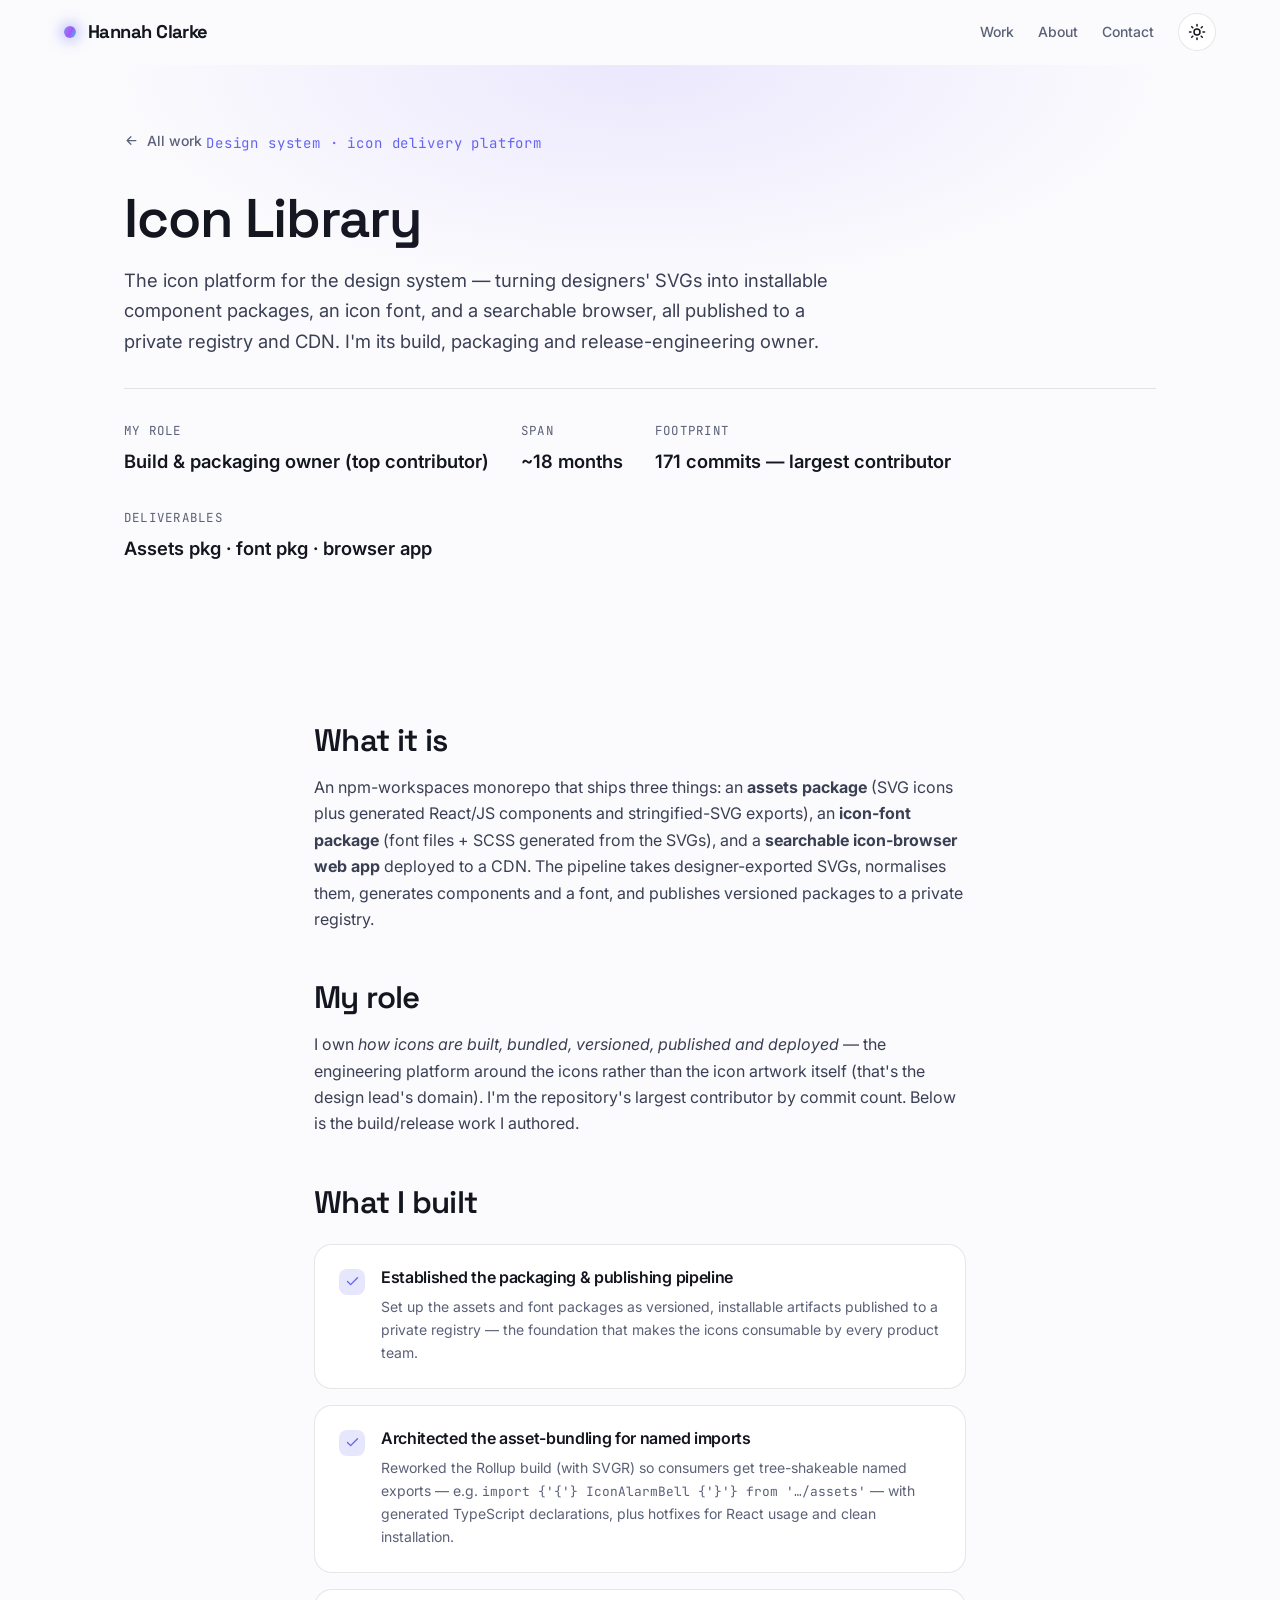
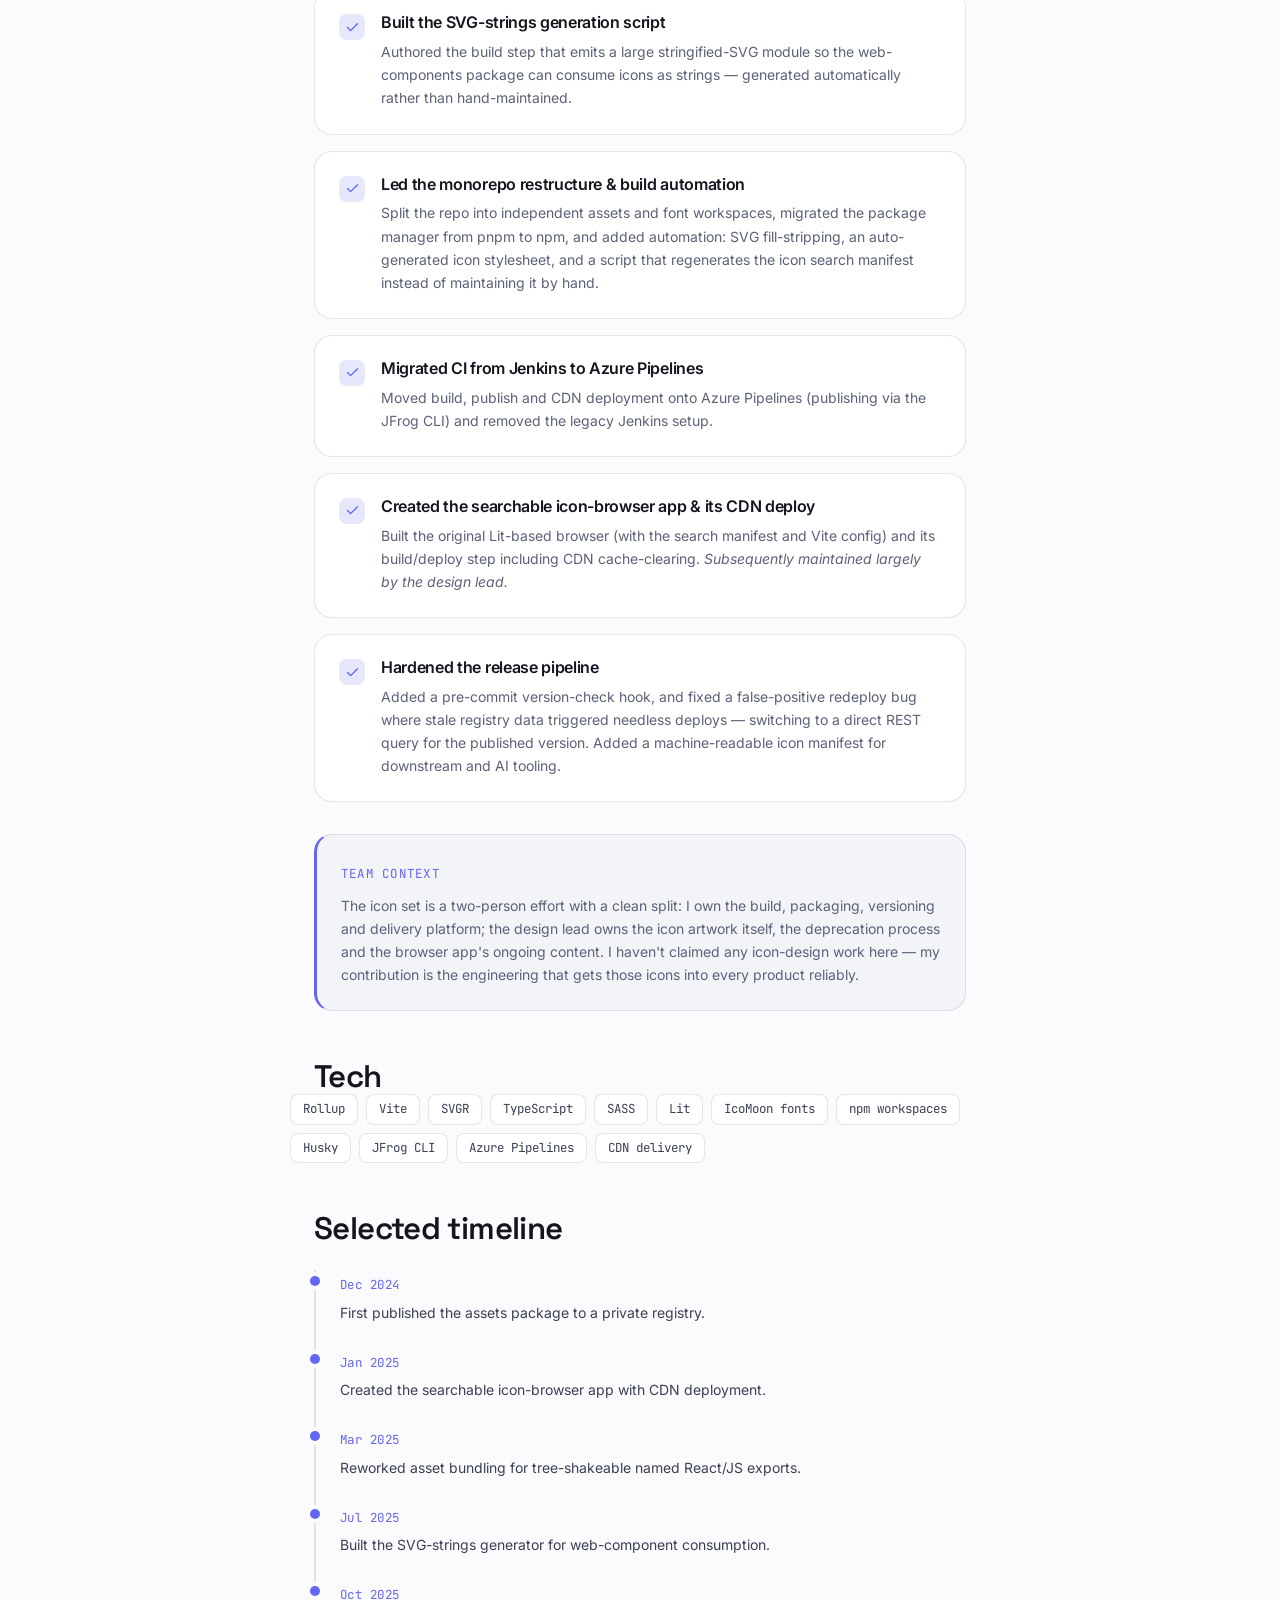
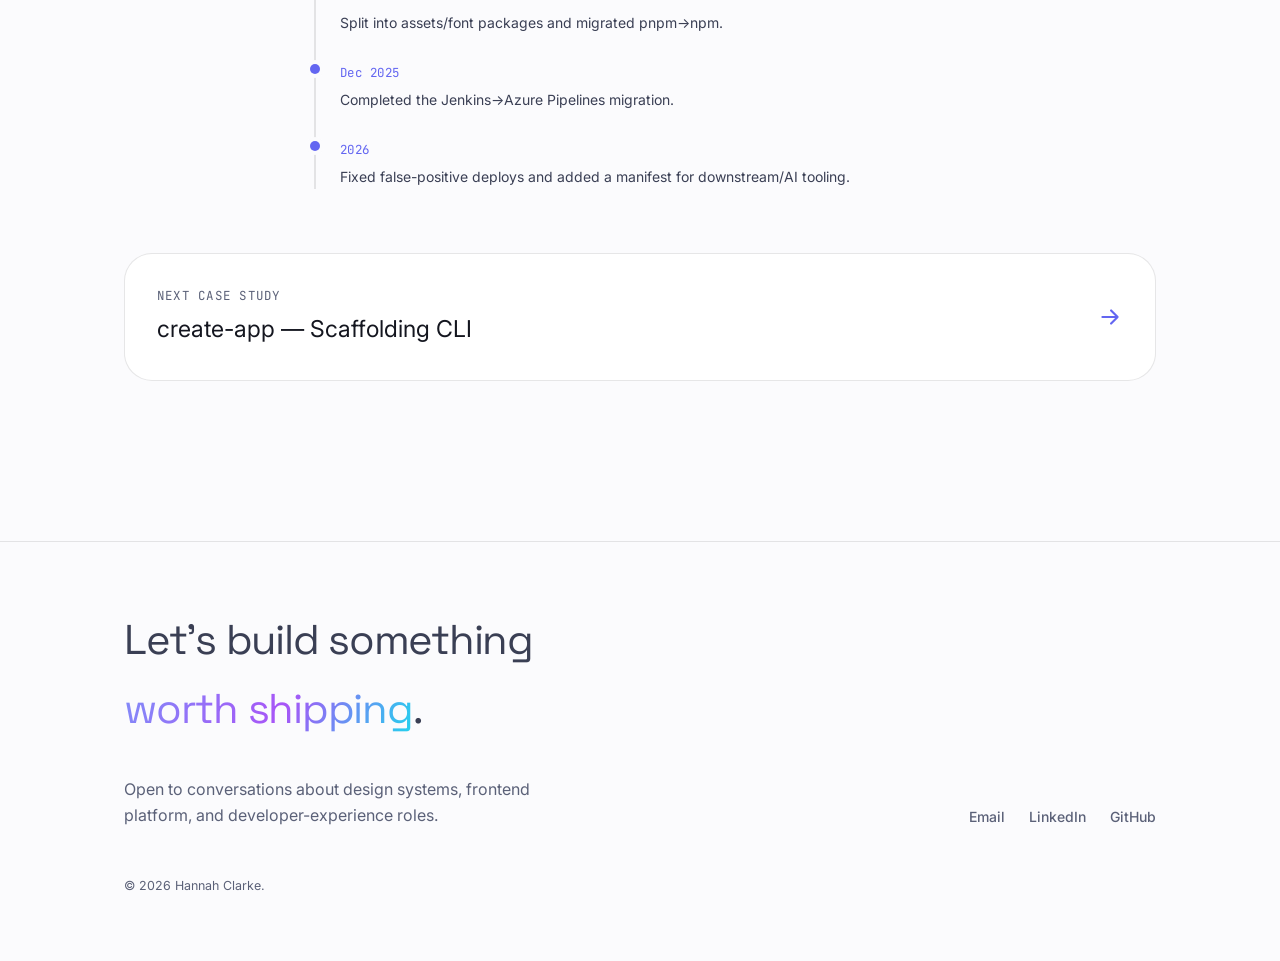
<file: work/icon-library.html>
<!DOCTYPE html>
<html lang="en" data-theme="dark">
<head>
  <meta charset="UTF-8" />
  <meta name="viewport" content="width=device-width, initial-scale=1.0" />
  <title>Icon Library — Hannah Clarke</title>
  <meta name="description" content="Case study: building and owning the icon delivery platform for a design system — SVG-to-component generation, an icon-font package, bundling architecture and CD pipeline." />
  <meta name="color-scheme" content="dark light" />
  <link rel="preconnect" href="https://fonts.googleapis.com" />
  <link rel="preconnect" href="https://fonts.gstatic.com" crossorigin />
  <link href="https://fonts.googleapis.com/css2?family=Inter:wght@400;500;600;700&family=Space+Grotesk:wght@500;600;700&family=JetBrains+Mono:wght@400;500&display=swap" rel="stylesheet" />
  <link rel="icon" href="data:image/svg+xml,%3Csvg xmlns='http://www.w3.org/2000/svg' viewBox='0 0 32 32'%3E%3Cdefs%3E%3ClinearGradient id='g' x1='0' y1='0' x2='1' y2='1'%3E%3Cstop offset='0' stop-color='%23818cf8'/%3E%3Cstop offset='1' stop-color='%2322d3ee'/%3E%3C/linearGradient%3E%3C/defs%3E%3Crect width='32' height='32' rx='8' fill='url(%23g)'/%3E%3Ctext x='16' y='22' font-family='sans-serif' font-size='16' font-weight='700' fill='%230a0b10' text-anchor='middle'%3EH%3C/text%3E%3C/svg%3E" />
  <link rel="stylesheet" href="../css/tokens.css" />
  <link rel="stylesheet" href="../css/base.css" />
  <link rel="stylesheet" href="../css/components.css" />
</head>
<body>
  <a class="skip-link" href="#main">Skip to content</a>

  <header class="nav">
    <div class="container container--wide nav__inner">
      <a class="nav__brand" href="../index.html" aria-label="Hannah Clarke — home"><span class="dot" aria-hidden="true"></span> Hannah Clarke</a>
      <nav class="nav__links" aria-label="Primary">
        <a class="nav__link" href="../index.html#work">Work</a>
        <a class="nav__link" href="../index.html#about">About</a>
        <a class="nav__link" href="../index.html#contact">Contact</a>
        <button class="theme-toggle" data-theme-toggle type="button" aria-label="Toggle colour theme">
          <svg class="icon-moon" viewBox="0 0 24 24" fill="none" stroke="currentColor" stroke-width="2" stroke-linecap="round" stroke-linejoin="round" aria-hidden="true"><path d="M21 12.79A9 9 0 1 1 11.21 3 7 7 0 0 0 21 12.79z"/></svg>
          <svg class="icon-sun" viewBox="0 0 24 24" fill="none" stroke="currentColor" stroke-width="2" stroke-linecap="round" stroke-linejoin="round" aria-hidden="true"><circle cx="12" cy="12" r="4"/><path d="M12 2v2M12 20v2M4.93 4.93l1.41 1.41M17.66 17.66l1.41 1.41M2 12h2M20 12h2M6.34 17.66l-1.41 1.41M19.07 4.93l-1.41 1.41"/></svg>
        </button>
      </nav>
    </div>
  </header>

  <main id="main">
    <section class="proj-hero">
      <div class="container">
        <a class="back-link" href="../index.html#work"><svg viewBox="0 0 24 24" fill="none" stroke="currentColor" stroke-width="2" stroke-linecap="round" stroke-linejoin="round" aria-hidden="true"><path d="M19 12H5M11 18l-6-6 6-6"/></svg> All work</a>
        <span class="proj-hero__kind">Design system · icon delivery platform</span>
        <h1>Icon Library</h1>
        <p class="proj-hero__lead">The icon platform for the design system — turning designers' SVGs into installable component packages, an icon font, and a searchable browser, all published to a private registry and CDN. I'm its build, packaging and release-engineering owner.</p>
        <div class="proj-facts">
          <div class="proj-fact"><div class="k">My role</div><div class="v">Build &amp; packaging owner (top contributor)</div></div>
          <div class="proj-fact"><div class="k">Span</div><div class="v">~18 months</div></div>
          <div class="proj-fact"><div class="k">Footprint</div><div class="v">171 commits — largest contributor</div></div>
          <div class="proj-fact"><div class="k">Deliverables</div><div class="v">Assets pkg · font pkg · browser app</div></div>
        </div>
      </div>
    </section>

    <section class="section section--tight">
      <div class="container prose">
        <h2>What it is</h2>
        <p>An npm-workspaces monorepo that ships three things: an <strong>assets package</strong> (SVG icons plus generated React/JS components and stringified-SVG exports), an <strong>icon-font package</strong> (font files + SCSS generated from the SVGs), and a <strong>searchable icon-browser web app</strong> deployed to a CDN. The pipeline takes designer-exported SVGs, normalises them, generates components and a font, and publishes versioned packages to a private registry.</p>

        <h2>My role</h2>
        <p>I own <em>how icons are built, bundled, versioned, published and deployed</em> — the engineering platform around the icons rather than the icon artwork itself (that's the design lead's domain). I'm the repository's largest contributor by commit count. Below is the build/release work I authored.</p>

        <h2>What I built</h2>
        <div class="contrib-list">
          <article class="contrib">
            <span class="contrib__mark" aria-hidden="true"><svg viewBox="0 0 24 24" fill="none" stroke="currentColor" stroke-width="2.2" stroke-linecap="round" stroke-linejoin="round"><path d="M20 6L9 17l-5-5"/></svg></span>
            <div>
              <h4>Established the packaging &amp; publishing pipeline</h4>
              <p>Set up the assets and font packages as versioned, installable artifacts published to a private registry — the foundation that makes the icons consumable by every product team.</p>
            </div>
          </article>
          <article class="contrib">
            <span class="contrib__mark" aria-hidden="true"><svg viewBox="0 0 24 24" fill="none" stroke="currentColor" stroke-width="2.2" stroke-linecap="round" stroke-linejoin="round"><path d="M20 6L9 17l-5-5"/></svg></span>
            <div>
              <h4>Architected the asset-bundling for named imports</h4>
              <p>Reworked the Rollup build (with SVGR) so consumers get tree-shakeable named exports — e.g. <code>import {'{'} IconAlarmBell {'}'} from '…/assets'</code> — with generated TypeScript declarations, plus hotfixes for React usage and clean installation.</p>
            </div>
          </article>
          <article class="contrib">
            <span class="contrib__mark" aria-hidden="true"><svg viewBox="0 0 24 24" fill="none" stroke="currentColor" stroke-width="2.2" stroke-linecap="round" stroke-linejoin="round"><path d="M20 6L9 17l-5-5"/></svg></span>
            <div>
              <h4>Built the SVG-strings generation script</h4>
              <p>Authored the build step that emits a large stringified-SVG module so the web-components package can consume icons as strings — generated automatically rather than hand-maintained.</p>
            </div>
          </article>
          <article class="contrib">
            <span class="contrib__mark" aria-hidden="true"><svg viewBox="0 0 24 24" fill="none" stroke="currentColor" stroke-width="2.2" stroke-linecap="round" stroke-linejoin="round"><path d="M20 6L9 17l-5-5"/></svg></span>
            <div>
              <h4>Led the monorepo restructure &amp; build automation</h4>
              <p>Split the repo into independent assets and font workspaces, migrated the package manager from pnpm to npm, and added automation: SVG fill-stripping, an auto-generated icon stylesheet, and a script that regenerates the icon search manifest instead of maintaining it by hand.</p>
            </div>
          </article>
          <article class="contrib">
            <span class="contrib__mark" aria-hidden="true"><svg viewBox="0 0 24 24" fill="none" stroke="currentColor" stroke-width="2.2" stroke-linecap="round" stroke-linejoin="round"><path d="M20 6L9 17l-5-5"/></svg></span>
            <div>
              <h4>Migrated CI from Jenkins to Azure Pipelines</h4>
              <p>Moved build, publish and CDN deployment onto Azure Pipelines (publishing via the JFrog CLI) and removed the legacy Jenkins setup.</p>
            </div>
          </article>
          <article class="contrib">
            <span class="contrib__mark" aria-hidden="true"><svg viewBox="0 0 24 24" fill="none" stroke="currentColor" stroke-width="2.2" stroke-linecap="round" stroke-linejoin="round"><path d="M20 6L9 17l-5-5"/></svg></span>
            <div>
              <h4>Created the searchable icon-browser app &amp; its CDN deploy</h4>
              <p>Built the original Lit-based browser (with the search manifest and Vite config) and its build/deploy step including CDN cache-clearing. <em>Subsequently maintained largely by the design lead.</em></p>
            </div>
          </article>
          <article class="contrib">
            <span class="contrib__mark" aria-hidden="true"><svg viewBox="0 0 24 24" fill="none" stroke="currentColor" stroke-width="2.2" stroke-linecap="round" stroke-linejoin="round"><path d="M20 6L9 17l-5-5"/></svg></span>
            <div>
              <h4>Hardened the release pipeline</h4>
              <p>Added a pre-commit version-check hook, and fixed a false-positive redeploy bug where stale registry data triggered needless deploys — switching to a direct REST query for the published version. Added a machine-readable icon manifest for downstream and AI tooling.</p>
            </div>
          </article>
        </div>

        <div class="callout">
          <span class="label">Team context</span>
          <p>The icon set is a two-person effort with a clean split: I own the build, packaging, versioning and delivery platform; the design lead owns the icon artwork itself, the deprecation process and the browser app's ongoing content. I haven't claimed any icon-design work here — my contribution is the engineering that gets those icons into every product reliably.</p>
        </div>

        <h2>Tech</h2>
      </div>
      <div class="container">
        <div class="tags" style="max-width:70ch;margin-inline:auto">
          <span class="tag">Rollup</span><span class="tag">Vite</span><span class="tag">SVGR</span><span class="tag">TypeScript</span><span class="tag">SASS</span><span class="tag">Lit</span><span class="tag">IcoMoon fonts</span><span class="tag">npm workspaces</span><span class="tag">Husky</span><span class="tag">JFrog CLI</span><span class="tag">Azure Pipelines</span><span class="tag">CDN delivery</span>
        </div>
      </div>

      <div class="container prose">
        <h2>Selected timeline</h2>
        <div class="timeline">
          <div class="tl-item"><span class="date">Dec 2024</span><p>First published the assets package to a private registry.</p></div>
          <div class="tl-item"><span class="date">Jan 2025</span><p>Created the searchable icon-browser app with CDN deployment.</p></div>
          <div class="tl-item"><span class="date">Mar 2025</span><p>Reworked asset bundling for tree-shakeable named React/JS exports.</p></div>
          <div class="tl-item"><span class="date">Jul 2025</span><p>Built the SVG-strings generator for web-component consumption.</p></div>
          <div class="tl-item"><span class="date">Oct 2025</span><p>Split into assets/font packages and migrated pnpm→npm.</p></div>
          <div class="tl-item"><span class="date">Dec 2025</span><p>Completed the Jenkins→Azure Pipelines migration.</p></div>
          <div class="tl-item"><span class="date">2026</span><p>Fixed false-positive deploys and added a manifest for downstream/AI tooling.</p></div>
        </div>
      </div>

      <div class="container">
        <a class="next-proj" href="create-app-cli.html">
          <div>
            <div class="k">Next case study</div>
            <div class="v">create-app — Scaffolding CLI</div>
          </div>
          <svg viewBox="0 0 24 24" fill="none" stroke="currentColor" stroke-width="2" stroke-linecap="round" stroke-linejoin="round" aria-hidden="true"><path d="M5 12h14M13 6l6 6-6 6"/></svg>
        </a>
      </div>
    </section>
  </main>

  <footer class="footer" id="contact">
    <div class="container">
      <p class="footer__cta">Let's build something <span class="text-gradient">worth shipping</span>.</p>
      <div class="footer__row">
        <p style="max-width:46ch;color:var(--text-muted)">Open to conversations about design systems, frontend platform, and developer-experience roles.</p>
        <div class="footer__links">
          <a href="mailto:hello@example.com">Email</a>
          <a href="#" rel="noopener">LinkedIn</a>
          <a href="#" rel="noopener">GitHub</a>
        </div>
      </div>
      <p class="footer__fine">© <span data-year>2026</span> Hannah Clarke.</p>
    </div>
  </footer>

  <script src="../js/main.js"></script>
</body>
</html>
</file>
<file: css/tokens.css>
/* ============================================================
   Design Tokens
   The visual language of this site, expressed as CSS custom
   properties — the same token-driven approach I use when
   building design systems. Theming (light/dark) is a simple
   matter of re-pointing semantic tokens at different palettes.
   ============================================================ */

:root {
  /* --- Palette (raw values) --- */
  --c-indigo-300: #a5b4fc;
  --c-indigo-400: #818cf8;
  --c-indigo-500: #6366f1;
  --c-violet-400: #a855f7;
  --c-violet-500: #8b5cf6;
  --c-cyan-400:   #22d3ee;
  --c-amber-400:  #fbbf24;

  --c-ink-950: #0a0b10;
  --c-ink-900: #0f1117;
  --c-ink-850: #14161f;
  --c-ink-800: #1a1d28;
  --c-ink-700: #242838;
  --c-ink-600: #343a4f;
  --c-slate-400: #9aa1b9;
  --c-slate-300: #b9c0d4;
  --c-paper-50: #fbfbfd;
  --c-paper-100: #f3f4f8;
  --c-paper-200: #e8eaf1;
  --c-paper-300: #d7dae6;
  --c-white: #ffffff;

  /* --- Type scale (1.250 major-third) --- */
  --font-display: "Space Grotesk", "Inter", system-ui, sans-serif;
  --font-body: "Inter", system-ui, -apple-system, "Segoe UI", Roboto, sans-serif;
  --font-mono: "JetBrains Mono", ui-monospace, "SF Mono", Menlo, monospace;

  --fs-xs:   0.78rem;
  --fs-sm:   0.875rem;
  --fs-base: 1rem;
  --fs-md:   1.15rem;
  --fs-lg:   1.45rem;
  --fs-xl:   1.95rem;
  --fs-2xl:  2.6rem;
  --fs-3xl:  3.4rem;
  --fs-4xl:  clamp(2.8rem, 7vw, 5rem);

  --lh-tight: 1.12;
  --lh-snug: 1.3;
  --lh-base: 1.65;

  --fw-regular: 400;
  --fw-medium: 500;
  --fw-semibold: 600;
  --fw-bold: 700;

  /* --- Spacing scale (4px base) --- */
  --sp-1: 0.25rem;
  --sp-2: 0.5rem;
  --sp-3: 0.75rem;
  --sp-4: 1rem;
  --sp-5: 1.5rem;
  --sp-6: 2rem;
  --sp-7: 3rem;
  --sp-8: 4rem;
  --sp-9: 6rem;
  --sp-10: 8rem;

  /* --- Radius --- */
  --r-sm: 8px;
  --r-md: 12px;
  --r-lg: 18px;
  --r-xl: 28px;
  --r-full: 999px;

  /* --- Layout --- */
  --container: 1080px;
  --container-wide: 1200px;

  /* --- Motion --- */
  --ease: cubic-bezier(0.22, 1, 0.36, 1);
  --dur-fast: 160ms;
  --dur: 320ms;
  --dur-slow: 600ms;

  /* --- Brand gradient --- */
  --grad-brand: linear-gradient(115deg, var(--c-indigo-400), var(--c-violet-400) 55%, var(--c-cyan-400));
}

/* ===================== DARK THEME (default) ===================== */
:root,
[data-theme="dark"] {
  color-scheme: dark;

  --bg:        var(--c-ink-950);
  --bg-elev-1: var(--c-ink-900);
  --bg-elev-2: var(--c-ink-850);
  --surface:   var(--c-ink-800);
  --surface-hover: var(--c-ink-700);
  --border:    rgba(255, 255, 255, 0.08);
  --border-strong: rgba(255, 255, 255, 0.16);

  --text:      #eceef6;
  --text-muted: var(--c-slate-400);
  --text-soft: var(--c-slate-300);

  --accent:    var(--c-indigo-400);
  --accent-2:  var(--c-cyan-400);
  --on-accent: #0a0b10;

  --glow: radial-gradient(60% 60% at 50% 0%, rgba(124, 92, 255, 0.22), transparent 70%);
  --shadow-1: 0 1px 2px rgba(0,0,0,0.4);
  --shadow-2: 0 8px 30px rgba(0,0,0,0.45);
  --shadow-card: 0 1px 0 rgba(255,255,255,0.04) inset, 0 12px 40px -12px rgba(0,0,0,0.7);
}

/* ===================== LIGHT THEME ===================== */
[data-theme="light"] {
  color-scheme: light;

  --bg:        var(--c-paper-50);
  --bg-elev-1: var(--c-white);
  --bg-elev-2: var(--c-paper-100);
  --surface:   var(--c-white);
  --surface-hover: var(--c-paper-100);
  --border:    rgba(15, 17, 23, 0.10);
  --border-strong: rgba(15, 17, 23, 0.18);

  --text:      #14161f;
  --text-muted: #5b6178;
  --text-soft: #3a3f54;

  --accent:    var(--c-indigo-500);
  --accent-2:  #0891b2;
  --on-accent: #ffffff;

  --glow: radial-gradient(60% 60% at 50% 0%, rgba(124, 92, 255, 0.12), transparent 70%);
  --shadow-1: 0 1px 2px rgba(16,18,31,0.06);
  --shadow-2: 0 8px 30px rgba(16,18,31,0.12);
  --shadow-card: 0 1px 0 rgba(255,255,255,0.6) inset, 0 14px 40px -16px rgba(16,18,31,0.22);
}
</file>
<file: css/base.css>
/* ============================================================
   Base — reset, typography primitives, layout helpers
   ============================================================ */

*,
*::before,
*::after { box-sizing: border-box; }

* { margin: 0; }

html {
  scroll-behavior: smooth;
  -webkit-font-smoothing: antialiased;
  text-rendering: optimizeLegibility;
}

@media (prefers-reduced-motion: reduce) {
  html { scroll-behavior: auto; }
  *, *::before, *::after {
    animation-duration: 0.001ms !important;
    animation-iteration-count: 1 !important;
    transition-duration: 0.001ms !important;
  }
}

body {
  font-family: var(--font-body);
  font-size: var(--fs-base);
  line-height: var(--lh-base);
  color: var(--text);
  background: var(--bg);
  min-height: 100vh;
  transition: background var(--dur) var(--ease), color var(--dur) var(--ease);
  overflow-x: hidden;
}

img, svg, video { display: block; max-width: 100%; }

a { color: inherit; text-decoration: none; }

ul { list-style: none; padding: 0; }

h1, h2, h3, h4 {
  font-family: var(--font-display);
  line-height: var(--lh-tight);
  font-weight: var(--fw-semibold);
  letter-spacing: -0.02em;
}

p { color: var(--text-soft); }

code, .mono { font-family: var(--font-mono); font-size: 0.92em; }

::selection { background: var(--accent); color: var(--on-accent); }

:focus-visible {
  outline: 2px solid var(--accent);
  outline-offset: 3px;
  border-radius: 4px;
}

/* --- Layout helpers --- */
.container {
  width: 100%;
  max-width: var(--container);
  margin-inline: auto;
  padding-inline: var(--sp-5);
}
.container--wide { max-width: var(--container-wide); }

.section { padding-block: var(--sp-9); position: relative; }
.section--tight { padding-block: var(--sp-8); }

.eyebrow {
  font-family: var(--font-mono);
  font-size: var(--fs-sm);
  letter-spacing: 0.12em;
  text-transform: uppercase;
  color: var(--accent);
  display: inline-flex;
  align-items: center;
  gap: var(--sp-2);
}
.eyebrow::before {
  content: "";
  width: 22px; height: 1px;
  background: var(--accent);
  display: inline-block;
}

.section-title {
  font-size: var(--fs-2xl);
  margin-top: var(--sp-3);
  max-width: 18ch;
}
.section-lead {
  margin-top: var(--sp-4);
  font-size: var(--fs-md);
  color: var(--text-muted);
  max-width: 60ch;
}

.text-gradient {
  background: var(--grad-brand);
  -webkit-background-clip: text;
  background-clip: text;
  color: transparent;
}

.sr-only {
  position: absolute; width: 1px; height: 1px;
  padding: 0; margin: -1px; overflow: hidden;
  clip: rect(0,0,0,0); white-space: nowrap; border: 0;
}

.skip-link {
  position: absolute; left: var(--sp-4); top: -60px;
  background: var(--accent); color: var(--on-accent);
  padding: var(--sp-2) var(--sp-4); border-radius: var(--r-sm);
  z-index: 200; transition: top var(--dur-fast) var(--ease);
}
.skip-link:focus { top: var(--sp-4); }

/* --- Scroll-reveal --- */
.reveal {
  opacity: 0;
  transform: translateY(22px);
  transition: opacity var(--dur-slow) var(--ease), transform var(--dur-slow) var(--ease);
}
.reveal.is-visible { opacity: 1; transform: none; }
.reveal[data-delay="1"] { transition-delay: 80ms; }
.reveal[data-delay="2"] { transition-delay: 160ms; }
.reveal[data-delay="3"] { transition-delay: 240ms; }
@media (prefers-reduced-motion: reduce) {
  .reveal { opacity: 1; transform: none; }
}
</file>
<file: css/components.css>
/* ============================================================
   Components — the reusable UI pieces of the site
   ============================================================ */

/* ---------- Nav ---------- */
.nav {
  position: sticky;
  top: 0;
  z-index: 100;
  background: color-mix(in srgb, var(--bg) 72%, transparent);
  backdrop-filter: saturate(160%) blur(14px);
  -webkit-backdrop-filter: saturate(160%) blur(14px);
  border-bottom: 1px solid transparent;
  transition: border-color var(--dur) var(--ease), background var(--dur) var(--ease);
}
.nav.is-scrolled { border-bottom-color: var(--border); }
.nav__inner {
  display: flex;
  align-items: center;
  justify-content: space-between;
  height: 64px;
}
.nav__brand {
  font-family: var(--font-display);
  font-weight: var(--fw-bold);
  letter-spacing: -0.03em;
  font-size: var(--fs-md);
  display: inline-flex;
  align-items: center;
  gap: var(--sp-3);
}
.nav__brand .dot {
  width: 12px; height: 12px; border-radius: var(--r-full);
  background: var(--grad-brand);
  box-shadow: 0 0 16px var(--accent);
}
.nav__links {
  display: flex;
  align-items: center;
  gap: var(--sp-5);
}
.nav__link {
  font-size: var(--fs-sm);
  color: var(--text-muted);
  font-weight: var(--fw-medium);
  transition: color var(--dur-fast) var(--ease);
}
.nav__link:hover { color: var(--text); }
@media (max-width: 680px) {
  .nav__links .nav__link:not(.btn) { display: none; }
}

/* ---------- Buttons ---------- */
.btn {
  display: inline-flex;
  align-items: center;
  gap: var(--sp-2);
  font-family: var(--font-body);
  font-size: var(--fs-sm);
  font-weight: var(--fw-semibold);
  padding: var(--sp-3) var(--sp-5);
  border-radius: var(--r-full);
  border: 1px solid transparent;
  cursor: pointer;
  transition: transform var(--dur-fast) var(--ease), background var(--dur-fast) var(--ease),
              border-color var(--dur-fast) var(--ease), box-shadow var(--dur-fast) var(--ease);
  white-space: nowrap;
}
.btn:active { transform: translateY(1px); }
.btn--primary {
  background: var(--grad-brand);
  color: var(--on-accent);
  box-shadow: 0 8px 24px -10px var(--accent);
}
.btn--primary:hover { box-shadow: 0 12px 30px -8px var(--accent); transform: translateY(-2px); }
.btn--ghost {
  background: transparent;
  color: var(--text);
  border-color: var(--border-strong);
}
.btn--ghost:hover { background: var(--surface); border-color: var(--accent); }

/* ---------- Theme toggle ---------- */
.theme-toggle {
  width: 38px; height: 38px;
  display: grid; place-items: center;
  border-radius: var(--r-full);
  border: 1px solid var(--border);
  background: var(--surface);
  color: var(--text);
  cursor: pointer;
  transition: border-color var(--dur-fast) var(--ease), background var(--dur-fast) var(--ease);
}
.theme-toggle:hover { border-color: var(--accent); }
.theme-toggle svg { width: 18px; height: 18px; }
.theme-toggle .icon-sun { display: none; }
[data-theme="light"] .theme-toggle .icon-sun { display: block; }
[data-theme="light"] .theme-toggle .icon-moon { display: none; }

/* ---------- Hero ---------- */
.hero {
  position: relative;
  padding-block: clamp(var(--sp-8), 14vh, var(--sp-10)) var(--sp-9);
  overflow: hidden;
}
.hero::before {
  content: "";
  position: absolute; inset: 0;
  background: var(--glow);
  pointer-events: none;
}
.hero__grid {
  position: absolute; inset: 0;
  background-image:
    linear-gradient(var(--border) 1px, transparent 1px),
    linear-gradient(90deg, var(--border) 1px, transparent 1px);
  background-size: 64px 64px;
  -webkit-mask-image: radial-gradient(80% 60% at 50% 10%, #000, transparent 75%);
  mask-image: radial-gradient(80% 60% at 50% 10%, #000, transparent 75%);
  opacity: 0.5;
  pointer-events: none;
}
.hero__inner { position: relative; z-index: 1; }
.hero__avail {
  display: inline-flex; align-items: center; gap: var(--sp-2);
  font-size: var(--fs-sm); color: var(--text-muted);
  border: 1px solid var(--border);
  background: var(--surface);
  padding: var(--sp-2) var(--sp-4);
  border-radius: var(--r-full);
  margin-bottom: var(--sp-5);
}
.hero__avail .pulse {
  width: 8px; height: 8px; border-radius: var(--r-full);
  background: #34d399; box-shadow: 0 0 0 0 rgba(52,211,153,0.6);
  animation: pulse 2.4s infinite var(--ease);
}
@keyframes pulse {
  0% { box-shadow: 0 0 0 0 rgba(52,211,153,0.5); }
  70% { box-shadow: 0 0 0 8px rgba(52,211,153,0); }
  100% { box-shadow: 0 0 0 0 rgba(52,211,153,0); }
}
.hero__title {
  font-size: var(--fs-4xl);
  letter-spacing: -0.035em;
  max-width: 16ch;
}
.hero__lead {
  margin-top: var(--sp-5);
  font-size: var(--fs-md);
  color: var(--text-soft);
  max-width: 56ch;
}
.hero__cta { margin-top: var(--sp-6); display: flex; gap: var(--sp-3); flex-wrap: wrap; }
.hero__meta {
  margin-top: var(--sp-7);
  display: flex; flex-wrap: wrap; gap: var(--sp-6);
}
.hero__meta .stat__num { font-size: var(--fs-xl); }

/* ---------- Stats ---------- */
.stat__num {
  font-family: var(--font-display);
  font-size: var(--fs-2xl);
  font-weight: var(--fw-bold);
  letter-spacing: -0.03em;
  line-height: 1;
  background: var(--grad-brand);
  -webkit-background-clip: text; background-clip: text; color: transparent;
}
.stat__label {
  display: block;
  margin-top: var(--sp-2);
  font-size: var(--fs-sm);
  color: var(--text-muted);
  max-width: 22ch;
}

/* ---------- Capability cards ---------- */
.cap-grid {
  display: grid;
  grid-template-columns: repeat(auto-fit, minmax(220px, 1fr));
  gap: var(--sp-4);
  margin-top: var(--sp-7);
}
.cap {
  padding: var(--sp-5);
  border-radius: var(--r-lg);
  border: 1px solid var(--border);
  background: var(--bg-elev-1);
  transition: border-color var(--dur) var(--ease), transform var(--dur) var(--ease);
}
.cap:hover { border-color: var(--border-strong); transform: translateY(-3px); }
.cap__icon {
  width: 42px; height: 42px; border-radius: var(--r-md);
  display: grid; place-items: center;
  background: color-mix(in srgb, var(--accent) 16%, transparent);
  color: var(--accent);
  margin-bottom: var(--sp-4);
}
.cap__icon svg { width: 22px; height: 22px; }
.cap h3 { font-size: var(--fs-md); }
.cap p { margin-top: var(--sp-2); font-size: var(--fs-sm); color: var(--text-muted); }

/* ---------- Project cards ---------- */
.work-grid {
  display: grid;
  grid-template-columns: repeat(2, 1fr);
  gap: var(--sp-5);
  margin-top: var(--sp-7);
}
@media (max-width: 760px) { .work-grid { grid-template-columns: 1fr; } }

.project-card {
  position: relative;
  display: flex;
  flex-direction: column;
  padding: var(--sp-6);
  border-radius: var(--r-xl);
  border: 1px solid var(--border);
  background: var(--bg-elev-1);
  box-shadow: var(--shadow-card);
  overflow: hidden;
  transition: transform var(--dur) var(--ease), border-color var(--dur) var(--ease);
}
.project-card::after {
  content: "";
  position: absolute; inset: 0;
  background: radial-gradient(120% 80% at 100% 0%, color-mix(in srgb, var(--accent) 14%, transparent), transparent 60%);
  opacity: 0; transition: opacity var(--dur) var(--ease);
  pointer-events: none;
}
.project-card:hover { transform: translateY(-5px); border-color: var(--border-strong); }
.project-card:hover::after { opacity: 1; }
.project-card__top {
  display: flex; align-items: center; justify-content: space-between;
  margin-bottom: var(--sp-4);
}
.project-card__kind {
  font-family: var(--font-mono);
  font-size: var(--fs-xs);
  letter-spacing: 0.08em;
  text-transform: uppercase;
  color: var(--text-muted);
}
.project-card__role {
  font-size: var(--fs-xs);
  font-weight: var(--fw-semibold);
  color: var(--accent);
  border: 1px solid color-mix(in srgb, var(--accent) 40%, transparent);
  padding: 2px var(--sp-3);
  border-radius: var(--r-full);
}
.project-card h3 { font-size: var(--fs-lg); position: relative; z-index: 1; }
.project-card p { margin-top: var(--sp-3); font-size: var(--fs-sm); color: var(--text-muted); position: relative; z-index: 1; flex-grow: 1; }
.project-card__foot {
  display: flex; align-items: center; justify-content: space-between;
  margin-top: var(--sp-5); position: relative; z-index: 1;
}
.project-card__arrow {
  display: inline-flex; align-items: center; gap: var(--sp-2);
  font-size: var(--fs-sm); font-weight: var(--fw-semibold); color: var(--text);
  transition: gap var(--dur-fast) var(--ease);
}
.project-card:hover .project-card__arrow { gap: var(--sp-3); }
.project-card:hover .project-card__arrow svg { transform: translateX(3px); }
.project-card__arrow svg { width: 16px; height: 16px; transition: transform var(--dur-fast) var(--ease); }

/* ---------- Tags ---------- */
.tags { display: flex; flex-wrap: wrap; gap: var(--sp-2); }
.tag {
  font-family: var(--font-mono);
  font-size: var(--fs-xs);
  color: var(--text-soft);
  background: var(--surface);
  border: 1px solid var(--border);
  padding: 4px var(--sp-3);
  border-radius: var(--r-sm);
}

/* ---------- Project detail page ---------- */
.proj-hero { padding-block: var(--sp-8) var(--sp-7); position: relative; overflow: hidden; }
.proj-hero::before { content:""; position:absolute; inset:0; background: var(--glow); pointer-events:none; }
.back-link {
  display: inline-flex; align-items: center; gap: var(--sp-2);
  font-size: var(--fs-sm); color: var(--text-muted); font-weight: var(--fw-medium);
  margin-bottom: var(--sp-5);
}
.back-link:hover { color: var(--text); }
.back-link svg { width: 15px; height: 15px; }
.proj-hero__kind { font-family: var(--font-mono); font-size: var(--fs-sm); color: var(--accent); letter-spacing: 0.06em; }
.proj-hero h1 { font-size: var(--fs-3xl); margin-top: var(--sp-3); max-width: 20ch; }
.proj-hero__lead { margin-top: var(--sp-4); font-size: var(--fs-md); color: var(--text-soft); max-width: 62ch; }
.proj-facts {
  display: flex; flex-wrap: wrap; gap: var(--sp-6);
  margin-top: var(--sp-6); padding-top: var(--sp-6);
  border-top: 1px solid var(--border);
}
.proj-fact .k { font-size: var(--fs-xs); text-transform: uppercase; letter-spacing: 0.1em; color: var(--text-muted); font-family: var(--font-mono); }
.proj-fact .v { font-size: var(--fs-md); font-weight: var(--fw-semibold); margin-top: var(--sp-1); }

.prose { max-width: 70ch; }
.prose h2 { font-size: var(--fs-xl); margin-top: var(--sp-7); }
.prose h3 { font-size: var(--fs-md); margin-top: var(--sp-6); color: var(--text); }
.prose p { margin-top: var(--sp-4); }
.prose p + p { margin-top: var(--sp-4); }

.contrib-list { margin-top: var(--sp-5); display: grid; gap: var(--sp-4); }
.contrib {
  display: grid; grid-template-columns: 26px 1fr; gap: var(--sp-4);
  align-items: start;
  padding: var(--sp-5);
  border: 1px solid var(--border);
  border-radius: var(--r-lg);
  background: var(--bg-elev-1);
}
.contrib__mark {
  width: 26px; height: 26px; border-radius: var(--r-sm);
  background: color-mix(in srgb, var(--accent) 16%, transparent);
  color: var(--accent);
  display: grid; place-items: center;
}
.contrib__mark svg { width: 15px; height: 15px; }
.contrib h4 { font-family: var(--font-body); font-size: var(--fs-base); font-weight: var(--fw-semibold); }
.contrib p { margin-top: var(--sp-2); font-size: var(--fs-sm); color: var(--text-muted); }

/* ---------- Timeline ---------- */
.timeline { margin-top: var(--sp-5); border-left: 2px solid var(--border); padding-left: var(--sp-5); display: grid; gap: var(--sp-5); }
.tl-item { position: relative; }
.tl-item::before {
  content: ""; position: absolute; left: calc(-1 * var(--sp-5) - 6px); top: 6px;
  width: 10px; height: 10px; border-radius: var(--r-full);
  background: var(--accent); box-shadow: 0 0 0 4px var(--bg);
}
.tl-item .date { font-family: var(--font-mono); font-size: var(--fs-xs); color: var(--accent); letter-spacing: 0.04em; }
.tl-item p { margin-top: var(--sp-1); font-size: var(--fs-sm); color: var(--text-soft); }

/* ---------- Callout (team context) ---------- */
.callout {
  margin-top: var(--sp-6);
  padding: var(--sp-5);
  border-radius: var(--r-lg);
  border: 1px solid var(--border);
  border-left: 3px solid var(--accent);
  background: var(--bg-elev-2);
}
.callout .label {
  font-family: var(--font-mono); font-size: var(--fs-xs);
  text-transform: uppercase; letter-spacing: 0.1em; color: var(--accent);
}
.callout p { margin-top: var(--sp-2); font-size: var(--fs-sm); color: var(--text-muted); }

.stack-block { margin-top: var(--sp-6); }
.stack-block h2 { margin-bottom: var(--sp-4); }

/* ---------- Next project nav ---------- */
.next-proj {
  display: flex; align-items: center; justify-content: space-between;
  gap: var(--sp-4);
  margin-top: var(--sp-8);
  padding: var(--sp-6);
  border-radius: var(--r-xl);
  border: 1px solid var(--border);
  background: var(--bg-elev-1);
  transition: border-color var(--dur) var(--ease), transform var(--dur) var(--ease);
}
.next-proj:hover { border-color: var(--accent); transform: translateY(-3px); }
.next-proj .k { font-family: var(--font-mono); font-size: var(--fs-xs); text-transform: uppercase; letter-spacing: 0.1em; color: var(--text-muted); }
.next-proj .v { font-size: var(--fs-lg); margin-top: var(--sp-1); }
.next-proj svg { width: 26px; height: 26px; color: var(--accent); flex-shrink: 0; }

/* ---------- Footer ---------- */
.footer {
  border-top: 1px solid var(--border);
  padding-block: var(--sp-8);
  margin-top: var(--sp-9);
}
.footer__cta { font-size: var(--fs-2xl); font-family: var(--font-display); letter-spacing: -0.03em; max-width: 16ch; }
.footer__row {
  display: flex; align-items: flex-end; justify-content: space-between;
  flex-wrap: wrap; gap: var(--sp-6); margin-top: var(--sp-6);
}
.footer__links { display: flex; gap: var(--sp-5); flex-wrap: wrap; }
.footer__links a { font-size: var(--fs-sm); color: var(--text-muted); font-weight: var(--fw-medium); transition: color var(--dur-fast) var(--ease); }
.footer__links a:hover { color: var(--accent); }
.footer__fine { margin-top: var(--sp-7); font-size: var(--fs-xs); color: var(--text-muted); }

/* ---------- About ---------- */
.about-grid { display: grid; grid-template-columns: 1.4fr 1fr; gap: var(--sp-7); align-items: start; }
@media (max-width: 820px) { .about-grid { grid-template-columns: 1fr; } }
.about-card {
  padding: var(--sp-6); border-radius: var(--r-lg);
  border: 1px solid var(--border); background: var(--bg-elev-1);
}
.about-card h3 { font-size: var(--fs-md); }
.about-list { margin-top: var(--sp-4); display: grid; gap: var(--sp-3); }
.about-list li { display: flex; gap: var(--sp-3); font-size: var(--fs-sm); color: var(--text-soft); }
.about-list svg { width: 18px; height: 18px; color: var(--accent); flex-shrink: 0; margin-top: 2px; }
.about p { margin-top: var(--sp-4); font-size: var(--fs-md); }

/* ---------- Speaking & writing ---------- */
.speaking-list { margin-top: var(--sp-7); display: grid; gap: var(--sp-4); }
.talk {
  display: grid;
  grid-template-columns: 92px 1fr auto;
  gap: var(--sp-5);
  align-items: start;
  padding: var(--sp-6);
  border-radius: var(--r-lg);
  border: 1px solid var(--border);
  background: var(--bg-elev-1);
  transition: border-color var(--dur) var(--ease), transform var(--dur) var(--ease);
}
.talk:hover { border-color: var(--border-strong); transform: translateY(-3px); }
.talk__type {
  align-self: start;
  justify-self: start;
  display: inline-flex;
  align-items: center;
  justify-content: center;
  line-height: 1;
  font-family: var(--font-mono);
  font-size: var(--fs-xs);
  letter-spacing: 0.08em;
  text-transform: uppercase;
  color: var(--accent);
  border: 1px solid color-mix(in srgb, var(--accent) 40%, transparent);
  padding: 7px var(--sp-3) 6px;
  border-radius: var(--r-full);
  white-space: nowrap;
}
.talk__title { font-size: var(--fs-lg); }
.talk__meta { margin-top: var(--sp-2); font-size: var(--fs-sm); color: var(--text-muted); font-family: var(--font-mono); }
.talk__desc { margin-top: var(--sp-3); font-size: var(--fs-sm); color: var(--text-soft); max-width: 60ch; }
.talk__links { margin-top: var(--sp-4); display: flex; flex-wrap: wrap; gap: var(--sp-2) var(--sp-4); }
.talk__links a {
  font-family: var(--font-mono);
  font-size: var(--fs-xs);
  color: var(--text-muted);
  display: inline-flex; align-items: center; gap: 4px;
  transition: color var(--dur-fast) var(--ease);
}
.talk__links a:hover { color: var(--accent); }
.talk__links a svg { width: 12px; height: 12px; }
.talk__links span { color: var(--border-strong); }
.talk__link {
  align-self: start;
  display: inline-flex; align-items: center; gap: var(--sp-2);
  font-size: var(--fs-sm); font-weight: var(--fw-semibold); color: var(--text);
  white-space: nowrap;
}
.talk__link svg { width: 15px; height: 15px; transition: transform var(--dur-fast) var(--ease); }
.talk:hover .talk__link svg { transform: translate(2px, -2px); }
@media (max-width: 720px) {
  .talk { grid-template-columns: 1fr; gap: var(--sp-3); }
  .talk__type { justify-self: start; }
}

.quote {
  margin-top: var(--sp-6);
  padding: var(--sp-6);
  border-radius: var(--r-lg);
  border: 1px solid var(--border);
  background: var(--bg-elev-2);
  position: relative;
}
.quote__mark {
  font-family: var(--font-display);
  font-size: 3rem; line-height: 0.6;
  color: var(--accent);
  opacity: 0.5;
}
.quote blockquote {
  margin-top: var(--sp-2);
  font-size: var(--fs-md);
  color: var(--text);
  max-width: 62ch;
}
.quote cite {
  display: block;
  margin-top: var(--sp-4);
  font-style: normal;
  font-size: var(--fs-sm);
  color: var(--text-muted);
}
.note-inline {
  margin-top: var(--sp-5);
  font-size: var(--fs-sm);
  color: var(--text-muted);
  padding: var(--sp-4) var(--sp-5);
  border-left: 2px dashed var(--border-strong);
  background: var(--bg-elev-1);
  border-radius: 0 var(--r-sm) var(--r-sm) 0;
}

/* ---------- Testimonials ---------- */
.testimonials { margin-top: var(--sp-7); }
.testimonials__eyebrow {
  font-family: var(--font-mono);
  font-size: var(--fs-xs);
  letter-spacing: 0.1em;
  text-transform: uppercase;
  color: var(--text-muted);
}
.quotes-grid {
  margin-top: var(--sp-4);
  display: grid;
  grid-template-columns: repeat(auto-fit, minmax(250px, 1fr));
  gap: var(--sp-4);
}
.quote-card {
  display: flex;
  flex-direction: column;
  padding: var(--sp-5);
  border-radius: var(--r-lg);
  border: 1px solid var(--border);
  background: var(--bg-elev-1);
  transition: border-color var(--dur) var(--ease), transform var(--dur) var(--ease);
}
.quote-card:hover { border-color: var(--border-strong); transform: translateY(-3px); }
.quote-card blockquote {
  font-size: var(--fs-sm);
  color: var(--text-soft);
  line-height: var(--lh-base);
  flex-grow: 1;
}
.quote-card blockquote::before { content: "“"; color: var(--accent); font-family: var(--font-display); font-size: 1.4em; line-height: 0; vertical-align: -0.2em; margin-right: 2px; }
.quote-card__author {
  margin-top: var(--sp-4);
  padding-top: var(--sp-4);
  border-top: 1px solid var(--border);
  display: flex;
  align-items: center;
  gap: var(--sp-3);
}
.quote-card__avatar {
  width: 40px; height: 40px; border-radius: var(--r-full);
  background: var(--grad-brand);
  display: grid; place-items: center;
  color: var(--on-accent);
  font-family: var(--font-display); font-weight: var(--fw-bold); font-size: var(--fs-sm);
  flex-shrink: 0;
}
.quote-card__who { display: flex; flex-direction: column; gap: 1px; min-width: 0; }
.quote-card__name { font-size: var(--fs-sm); font-weight: var(--fw-semibold); color: var(--text); }
.quote-card__title { font-size: var(--fs-xs); color: var(--text-muted); }

.testimonials__link {
  margin-top: var(--sp-5);
  display: inline-flex; align-items: center; gap: var(--sp-2);
  font-size: var(--fs-sm); font-weight: var(--fw-semibold); color: var(--accent);
}
.testimonials__link svg { width: 15px; height: 15px; transition: transform var(--dur-fast) var(--ease); }
.testimonials__link:hover svg { transform: translate(2px, -2px); }

/* ---------- Experience / CV ---------- */
.cv { margin-top: var(--sp-7); }
.cv-item {
  display: grid;
  grid-template-columns: 170px 1fr;
  gap: var(--sp-5);
  padding: var(--sp-5) 0;
  border-top: 1px solid var(--border);
}
.cv-item:last-child { border-bottom: 1px solid var(--border); }
.cv-item__when {
  font-family: var(--font-mono);
  font-size: var(--fs-xs);
  letter-spacing: 0.04em;
  color: var(--text-muted);
  padding-top: 4px;
}
.cv-item__role { font-size: var(--fs-md); font-weight: var(--fw-semibold); color: var(--text); }
.cv-item__co { color: var(--accent); }
.cv-item__desc { margin-top: var(--sp-2); font-size: var(--fs-sm); color: var(--text-muted); max-width: 64ch; }
@media (max-width: 640px) {
  .cv-item { grid-template-columns: 1fr; gap: var(--sp-2); }
}

.edu {
  margin-top: var(--sp-6);
  display: grid;
  grid-template-columns: repeat(auto-fit, minmax(220px, 1fr));
  gap: var(--sp-4);
}
.edu-item {
  padding: var(--sp-4) var(--sp-5);
  border-radius: var(--r-md);
  border: 1px solid var(--border);
  background: var(--bg-elev-1);
}
.edu-item__deg { font-size: var(--fs-sm); font-weight: var(--fw-semibold); color: var(--text); }
.edu-item__inst { margin-top: 2px; font-size: var(--fs-xs); color: var(--text-muted); }
</file>
